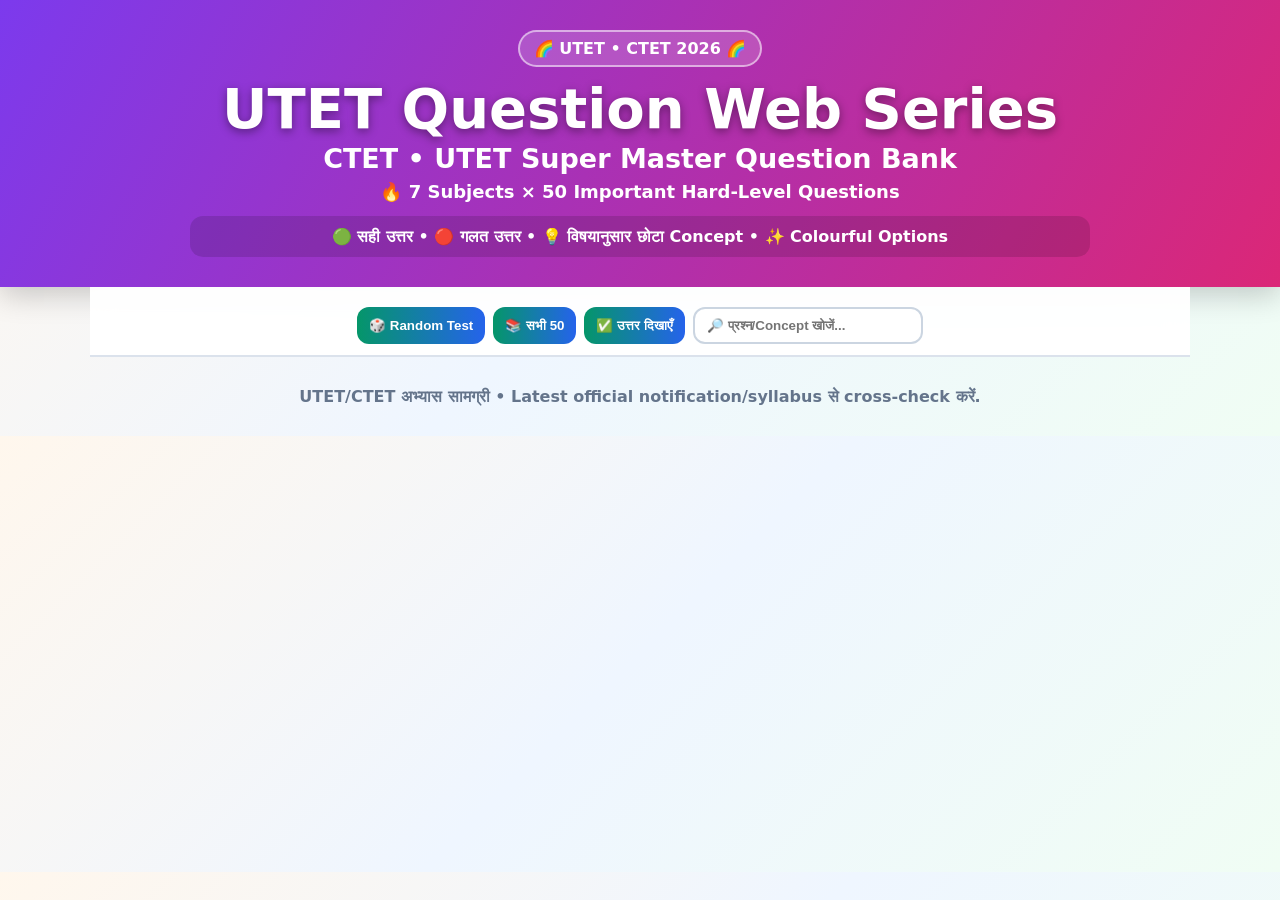
<file: index.html>
<!doctype html>
<html lang="hi">
<head>
<meta charset="utf-8">
<meta name="viewport" content="width=device-width,initial-scale=1">
<title>UTET Question Web Series • Super Master 50</title>
<link rel="stylesheet" href="style.css">
</head>
<body>
<header class="hero">
  <div class="badge">🌈 UTET • CTET 2026 🌈</div>
  <h1>UTET Question Web Series</h1>
  <h2>CTET • UTET Super Master Question Bank</h2>
  <p>🔥 7 Subjects × 50 Important Hard-Level Questions</p>
  <div class="hero-note">🟢 सही उत्तर • 🔴 गलत उत्तर • 💡 विषयानुसार छोटा Concept • ✨ Colourful Options</div>
</header>

<main>
<section class="controls">
  <div class="subject-tabs" id="tabs"></div>
  <div class="tools">
    <button id="random">🎲 Random Test</button>
    <button id="all">📚 सभी 50</button>
    <button id="answers">✅ उत्तर दिखाएँ</button>
    <input id="search" placeholder="🔎 प्रश्न/Concept खोजें...">
  </div>
</section>

<section id="score" class="score hidden"></section>
<section id="quiz"></section>
</main>

<footer>UTET/CTET अभ्यास सामग्री • Latest official notification/syllabus से cross-check करें.</footer>

<script>
const BANKS = {"Hindi": [{"q": "‘नीलकमल’ में कौन-सा समास है?", "options": ["द्विगु", "कर्मधारय", "बहुव्रीहि", "अव्ययीभाव"], "answer": 1, "concept": "हिंदी अवधारणा: नीला है जो कमल—विशेषण और विशेष्य का संबंध होने से कर्मधारय समास है।"}, {"q": "‘राजपुत्र’ का विग्रह क्या है?", "options": ["राजा और पुत्र", "राजा का पुत्र", "राजा के लिए पुत्र", "राजा से पुत्र"], "answer": 1, "concept": "हिंदी अवधारणा: ‘का’ संबंध-वाचक होने से यह तत्पुरुष समास है।"}, {"q": "‘यथाशक्ति’ में कौन-सा समास है?", "options": ["अव्ययीभाव", "द्वंद्व", "बहुव्रीहि", "कर्मधारय"], "answer": 0, "concept": "हिंदी अवधारणा: ‘यथा’ अव्यय के साथ बना पद अव्ययीभाव समास का उदाहरण है।"}, {"q": "‘दशानन’ में कौन-सा समास है?", "options": ["द्विगु", "बहुव्रीहि", "तत्पुरुष", "द्वंद्व"], "answer": 1, "concept": "हिंदी अवधारणा: दस आनन वाला—पद किसी अन्य व्यक्ति की विशेषता बताता है, इसलिए बहुव्रीहि।"}, {"q": "‘माता-पिता’ में कौन-सा समास है?", "options": ["द्वंद्व", "कर्मधारय", "तत्पुरुष", "बहुव्रीहि"], "answer": 0, "concept": "हिंदी अवधारणा: दो समान पदों का समुच्चय हो तो द्वंद्व समास होता है।"}, {"q": "‘त्रिभुवन’ में कौन-सा समास है?", "options": ["द्विगु", "द्वंद्व", "अव्ययीभाव", "बहुव्रीहि"], "answer": 0, "concept": "हिंदी अवधारणा: पहला पद संख्यावाचक और समस्त पद समूह का बोध कराता है, इसलिए द्विगु।"}, {"q": "‘महात्मा’ में कौन-सा समास है?", "options": ["कर्मधारय", "द्वंद्व", "अव्ययीभाव", "द्विगु"], "answer": 0, "concept": "हिंदी अवधारणा: महान आत्मा—विशेषण-विशेष्य संबंध के कारण कर्मधारय।"}, {"q": "‘परोपकार’ का सही विग्रह है?", "options": ["पर का उपकार", "पर के लिए उपकार", "पर से उपकार", "पर और उपकार"], "answer": 1, "concept": "हिंदी अवधारणा: ‘पर के लिए उपकार’ में ‘के लिए’ संबंध होने से तत्पुरुष।"}, {"q": "‘हाथ मलना’ मुहावरे का अर्थ है?", "options": ["मेहनत करना", "पछताना", "खुश होना", "लड़ना"], "answer": 1, "concept": "हिंदी अवधारणा: काम निकल जाने के बाद पछताने के अर्थ में ‘हाथ मलना’ कहा जाता है।"}, {"q": "‘नाक कटना’ का अर्थ है?", "options": ["बीमार होना", "अपमान होना", "तेज दौड़ना", "गुस्सा करना"], "answer": 1, "concept": "हिंदी अवधारणा: नाक कटना = प्रतिष्ठा/सम्मान का नष्ट होना।"}, {"q": "‘आँखों का तारा’ का अर्थ है?", "options": ["बहुत दूर व्यक्ति", "बहुत प्रिय व्यक्ति", "बहुत क्रोधित व्यक्ति", "बहुत चालाक व्यक्ति"], "answer": 1, "concept": "हिंदी अवधारणा: बहुत प्रिय व्यक्ति के लिए यह मुहावरा प्रयुक्त होता है।"}, {"q": "‘अंधों में काना राजा’ का आशय है?", "options": ["अयोग्यों में थोड़ा योग्य श्रेष्ठ", "राजा अंधा है", "सब समान हैं", "बहुत शक्तिशाली व्यक्ति"], "answer": 0, "concept": "हिंदी अवधारणा: कम योग्य लोगों के बीच अपेक्षाकृत योग्य व्यक्ति श्रेष्ठ माना जाता है।"}, {"q": "‘जो कभी न मरे’ के लिए एक शब्द है?", "options": ["अजर", "अमर", "अदृश्य", "अटल"], "answer": 1, "concept": "हिंदी अवधारणा: अमर = जो कभी न मरे।"}, {"q": "‘जो दिखाई न दे’ के लिए एक शब्द है?", "options": ["अश्रव्य", "अदृश्य", "अभेद्य", "अज्ञेय"], "answer": 1, "concept": "हिंदी अवधारणा: अदृश्य = जो दिखाई न दे।"}, {"q": "‘जो कहा न जा सके’ के लिए एक शब्द है?", "options": ["अकथनीय", "अजेय", "अक्षय", "अविचल"], "answer": 0, "concept": "हिंदी अवधारणा: अकथनीय = जिसे कहा/वर्णित न किया जा सके।"}, {"q": "‘जो उपकार मानता हो’ के लिए एक शब्द है?", "options": ["कृतघ्न", "कृतज्ञ", "स्वार्थी", "उदार"], "answer": 1, "concept": "हिंदी अवधारणा: कृतज्ञ व्यक्ति उपकार को स्वीकार करता और याद रखता है।"}, {"q": "‘जो दूसरों का भला करे’ के लिए उपयुक्त शब्द है?", "options": ["परोपकारी", "परजीवी", "प्रतिगामी", "पराजित"], "answer": 0, "concept": "हिंदी अवधारणा: परोपकारी = दूसरों के हित में काम करने वाला।"}, {"q": "‘सूर्योदय’ में कौन-सी संधि है?", "options": ["गुण", "वृद्धि", "यण", "व्यंजन"], "answer": 0, "concept": "हिंदी अवधारणा: सूर्य + उदय में अ/उ के संयोग से ‘ओ’ बनता है; यह गुण संधि है।"}, {"q": "‘महेश’ का संधि-विच्छेद है?", "options": ["महा + ईश", "महि + ईश", "मह + एश", "महा + एश"], "answer": 0, "concept": "हिंदी अवधारणा: अ + ई = ए, अतः महा + ईश = महेश।"}, {"q": "‘नरेन्द्र’ में कौन-सी संधि है?", "options": ["गुण", "वृद्धि", "यण", "विसर्ग"], "answer": 0, "concept": "हिंदी अवधारणा: नर + इन्द्र में अ + इ = ए; यह गुण संधि है।"}, {"q": "‘विद्यालय’ का संधि-विच्छेद क्या है?", "options": ["विद्या + आलय", "विद् + यालय", "विद्या + लय", "विद + आलय"], "answer": 0, "concept": "हिंदी अवधारणा: विद्या + आलय = विद्यालय; आ + आ का संयोग दीर्घ संधि का उदाहरण है।"}, {"q": "‘सज्जन’ का संधि-विच्छेद है?", "options": ["सत् + जन", "सज् + जन", "सत् + अन", "स + जन"], "answer": 0, "concept": "हिंदी अवधारणा: सत् + जन में त् का ज् में परिवर्तन होकर सज्जन बनता है।"}, {"q": "‘राम ने पत्र लिखा’ में ‘ने’ किस कारक का चिह्न है?", "options": ["कर्म", "कर्ता", "करण", "अपादान"], "answer": 1, "concept": "हिंदी अवधारणा: सकर्मक भूतकाल में कर्ता के साथ ‘ने’ का प्रयोग होता है।"}, {"q": "‘मोहन को पुस्तक दो’ में ‘को’ किस कारक को दर्शाता है?", "options": ["कर्ता", "कर्म", "संप्रदान", "अपादान"], "answer": 2, "concept": "हिंदी अवधारणा: जिसके लिए वस्तु दी जाए, वहाँ संप्रदान कारक होता है।"}, {"q": "‘पेड़ से पत्ते गिरे’ में ‘से’ किस कारक का बोध कराता है?", "options": ["करण", "अपादान", "संप्रदान", "अधिकरण"], "answer": 1, "concept": "हिंदी अवधारणा: अलग होने/गिरने के स्रोत का बोध होने से अपादान कारक है।"}, {"q": "‘राम तेज दौड़ता है’ में ‘तेज’ क्या है?", "options": ["संज्ञा", "सर्वनाम", "क्रियाविशेषण", "विशेषण"], "answer": 2, "concept": "हिंदी अवधारणा: यह ‘दौड़ता है’ क्रिया की रीति बताता है, इसलिए क्रियाविशेषण।"}, {"q": "‘सुंदर फूल’ में ‘सुंदर’ है?", "options": ["विशेषण", "संज्ञा", "क्रिया", "अव्यय"], "answer": 0, "concept": "हिंदी अवधारणा: सुंदर शब्द फूल की विशेषता बताता है।"}, {"q": "‘वह स्वयं गया’ में ‘स्वयं’ किस प्रकार का सर्वनाम है?", "options": ["निजवाचक", "निश्चयवाचक", "प्रश्नवाचक", "संबंधवाचक"], "answer": 0, "concept": "हिंदी अवधारणा: स्वयं/आप आदि निजवाचक सर्वनाम के उदाहरण हैं।"}, {"q": "‘कौन आया?’ में ‘कौन’ है?", "options": ["संबंधवाचक", "प्रश्नवाचक", "निजवाचक", "अनिश्चयवाचक"], "answer": 1, "concept": "हिंदी अवधारणा: किसी व्यक्ति के बारे में प्रश्न पूछने वाला सर्वनाम प्रश्नवाचक है।"}, {"q": "‘जो मेहनत करता है, वही सफल होता है’ में ‘जो’ है?", "options": ["निश्चयवाचक", "संबंधवाचक", "अनिश्चयवाचक", "पुरुषवाचक"], "answer": 1, "concept": "हिंदी अवधारणा: ‘जो-वही’ संबंध स्थापित करने वाला संबंधवाचक सर्वनाम है।"}, {"q": "‘मैं कल जाऊँगा’ में ‘कल’ कौन-सा क्रियाविशेषण है?", "options": ["स्थानवाचक", "कालवाचक", "रीतिवाचक", "परिमाणवाचक"], "answer": 1, "concept": "हिंदी अवधारणा: ‘कल’ समय बताता है, इसलिए कालवाचक।"}, {"q": "‘धीरे-धीरे चलो’ में ‘धीरे-धीरे’ है?", "options": ["रीतिवाचक क्रियाविशेषण", "कालवाचक", "स्थानवाचक", "समुच्चयबोधक"], "answer": 0, "concept": "हिंदी अवधारणा: क्रिया किस प्रकार हो रही है, यह बताने से रीतिवाचक है।"}, {"q": "‘राम और श्याम आए’ में ‘और’ है?", "options": ["विस्मयादिबोधक", "समुच्चयबोधक", "संबंधबोधक", "निपात"], "answer": 1, "concept": "हिंदी अवधारणा: ‘और’ दो पदों को जोड़ता है, अतः समुच्चयबोधक।"}, {"q": "‘अरे! तुम यहाँ कैसे?’ में ‘अरे’ है?", "options": ["निपात", "विस्मयादिबोधक", "सर्वनाम", "क्रिया"], "answer": 1, "concept": "हिंदी अवधारणा: अचानक भाव/आश्चर्य व्यक्त करने वाला शब्द विस्मयादिबोधक है।"}, {"q": "‘चाँद सा मुख’ में कौन-सा अलंकार है?", "options": ["रूपक", "उपमा", "अनुप्रास", "यमक"], "answer": 1, "concept": "हिंदी अवधारणा: ‘सा’ के माध्यम से तुलना होने पर उपमा अलंकार होता है।"}, {"q": "‘मुख चंद्रमा है’ में कौन-सा अलंकार है?", "options": ["उपमा", "रूपक", "उत्प्रेक्षा", "अनुप्रास"], "answer": 1, "concept": "हिंदी अवधारणा: मुख पर चंद्रमा का सीधा आरोप है; इसलिए रूपक।"}, {"q": "‘चारु चंद्र की चंचल किरणें’ में प्रमुख अलंकार है?", "options": ["अनुप्रास", "रूपक", "उपमा", "श्लेष"], "answer": 0, "concept": "हिंदी अवधारणा: ‘च’ ध्वनि की आवृत्ति से अनुप्रास अलंकार है।"}, {"q": "‘कनक-कनक ते सौ गुनी’ में ‘कनक’ की पुनरावृत्ति किस अलंकार का संकेत है?", "options": ["यमक", "उपमा", "रूपक", "अनुप्रास"], "answer": 0, "concept": "हिंदी अवधारणा: एक ही शब्द अलग अर्थों में दोहराया जाए तो यमक अलंकार होता है।"}, {"q": "‘मानो बादल रो रहे हों’ में कौन-सा अलंकार है?", "options": ["उत्प्रेक्षा", "रूपक", "यमक", "श्लेष"], "answer": 0, "concept": "हिंदी अवधारणा: ‘मानो’ से संभावना/कल्पना व्यक्त होने पर उत्प्रेक्षा मानी जाती है।"}, {"q": "एक ही शब्द से अनेक अर्थ निकलें तो कौन-सा अलंकार है?", "options": ["श्लेष", "यमक", "अनुप्रास", "उपमा"], "answer": 0, "concept": "हिंदी अवधारणा: श्लेष में एक शब्द के एकाधिक अर्थ ग्रहण होते हैं।"}, {"q": "वीरता, उत्साह और युद्ध-भाव किस रस के स्थायी भाव हैं?", "options": ["करुण", "वीर", "भयानक", "शांत"], "answer": 1, "concept": "हिंदी अवधारणा: वीर रस का स्थायी भाव उत्साह है।"}, {"q": "दुःख और शोक की प्रधानता किस रस में होती है?", "options": ["करुण", "हास्य", "अद्भुत", "रौद्र"], "answer": 0, "concept": "हिंदी अवधारणा: करुण रस का स्थायी भाव शोक है।"}, {"q": "भय किस रस का स्थायी भाव है?", "options": ["वीर", "भयानक", "बीभत्स", "शांत"], "answer": 1, "concept": "हिंदी अवधारणा: भयानक रस का स्थायी भाव भय है।"}, {"q": "घृणा किस रस का स्थायी भाव है?", "options": ["बीभत्स", "करुण", "रौद्र", "हास्य"], "answer": 0, "concept": "हिंदी अवधारणा: बीभत्स रस का स्थायी भाव जुगुप्सा/घृणा है।"}, {"q": "हँसी और विनोद किस रस से जुड़े हैं?", "options": ["हास्य", "अद्भुत", "वीर", "शांत"], "answer": 0, "concept": "हिंदी अवधारणा: हास्य रस का स्थायी भाव हास है।"}, {"q": "‘अग्नि’ का पर्यायवाची कौन-सा है?", "options": ["पावक", "पंकज", "पवन", "पयोधि"], "answer": 0, "concept": "हिंदी अवधारणा: पावक अग्नि का पर्यायवाची है।"}, {"q": "‘कमल’ का पर्यायवाची कौन-सा है?", "options": ["पंकज", "पावक", "पवन", "वारिद"], "answer": 0, "concept": "हिंदी अवधारणा: पंकज = कीचड़ में जन्मा; कमल का पर्याय।"}, {"q": "‘आकाश’ का पर्यायवाची है?", "options": ["नभ", "नल", "नीर", "नर"], "answer": 0, "concept": "हिंदी अवधारणा: नभ आकाश का पर्यायवाची है।"}, {"q": "‘जल’ का विलोम है?", "options": ["नीर", "अजल", "अनल", "शुष्कता"], "answer": 3, "concept": "हिंदी अवधारणा: जल का विपरीत अर्थ सूखापन/शुष्कता से व्यक्त होता है।"}, {"q": "‘आदि’ का विलोम है?", "options": ["अनादि", "अंत", "मध्य", "प्रारंभ"], "answer": 1, "concept": "हिंदी अवधारणा: आदि = शुरुआत; अंत = समाप्ति।"}], "CPD": [{"q": "एक समावेशी कक्षा में शिक्षक को सबसे पहले क्या करना चाहिए?", "options": ["सभी को एक जैसा कार्य देना", "सीखने की विविधताओं को पहचानकर लचीली रणनीति बनाना", "कम प्रदर्शन करने वालों को अलग बैठाना", "केवल तेज छात्रों पर ध्यान देना"], "answer": 1, "concept": "CPD अवधारणा: समावेशी शिक्षा में विविधता को स्वीकार कर शिक्षण में आवश्यक अनुकूलन किया जाता है।"}, {"q": "निर्माणात्मक आकलन का मुख्य उद्देश्य क्या है?", "options": ["केवल अंतिम अंक देना", "सीखने के दौरान सुधार के लिए प्रमाण जुटाना", "रैंक बनाना", "दंड देना"], "answer": 1, "concept": "CPD अवधारणा: Formative assessment का उद्देश्य सीखने की प्रक्रिया में समय रहते feedback देकर सुधार करना है।"}, {"q": "विद्यार्थी बार-बार गणित में एक ही प्रकार की गलती करे तो शिक्षक का बेहतर कदम क्या है?", "options": ["उसे कमजोर घोषित करना", "त्रुटि का निदान कर रणनीति बदलना", "अधिक गृहकार्य देना", "उत्तर बता देना"], "answer": 1, "concept": "CPD अवधारणा: निदानात्मक दृष्टिकोण गलती के कारण को खोजकर उपयुक्त हस्तक्षेप करता है।"}, {"q": "बाल-केंद्रित शिक्षण में शिक्षक की भूमिका अधिकतर क्या होती है?", "options": ["एकमात्र व्याख्याता", "सुविधादाता और मार्गदर्शक", "केवल परीक्षक", "अनुशासन अधिकारी"], "answer": 1, "concept": "CPD अवधारणा: बाल-केंद्रित कक्षा में विद्यार्थी सक्रिय रहते हैं और शिक्षक सीखने को scaffold करता है।"}, {"q": "उच्च-स्तरीय चिंतन का सबसे अच्छा संकेत कौन-सा है?", "options": ["परिभाषा दोहराना", "नए संदर्भ में अवधारणा लागू कर कारण देना", "शब्द याद करना", "एक पंक्ति लिखना"], "answer": 1, "concept": "CPD अवधारणा: Application, analysis और justification उच्च-स्तरीय सोच के संकेत हैं।"}, {"q": "एक समावेशी कक्षा में शिक्षक को सबसे पहले क्या करना चाहिए? (Hard-level practice item 6)", "options": ["सभी को एक जैसा कार्य देना", "सीखने की विविधताओं को पहचानकर लचीली रणनीति बनाना", "कम प्रदर्शन करने वालों को अलग बैठाना", "केवल तेज छात्रों पर ध्यान देना"], "answer": 1, "concept": "CPD अवधारणा: समावेशी शिक्षा में विविधता को स्वीकार कर शिक्षण में आवश्यक अनुकूलन किया जाता है।"}, {"q": "निर्माणात्मक आकलन का मुख्य उद्देश्य क्या है? (Hard-level practice item 7)", "options": ["केवल अंतिम अंक देना", "सीखने के दौरान सुधार के लिए प्रमाण जुटाना", "रैंक बनाना", "दंड देना"], "answer": 1, "concept": "CPD अवधारणा: Formative assessment का उद्देश्य सीखने की प्रक्रिया में समय रहते feedback देकर सुधार करना है।"}, {"q": "विद्यार्थी बार-बार गणित में एक ही प्रकार की गलती करे तो शिक्षक का बेहतर कदम क्या है? (Hard-level practice item 8)", "options": ["उसे कमजोर घोषित करना", "त्रुटि का निदान कर रणनीति बदलना", "अधिक गृहकार्य देना", "उत्तर बता देना"], "answer": 1, "concept": "CPD अवधारणा: निदानात्मक दृष्टिकोण गलती के कारण को खोजकर उपयुक्त हस्तक्षेप करता है।"}, {"q": "बाल-केंद्रित शिक्षण में शिक्षक की भूमिका अधिकतर क्या होती है? (Hard-level practice item 9)", "options": ["एकमात्र व्याख्याता", "सुविधादाता और मार्गदर्शक", "केवल परीक्षक", "अनुशासन अधिकारी"], "answer": 1, "concept": "CPD अवधारणा: बाल-केंद्रित कक्षा में विद्यार्थी सक्रिय रहते हैं और शिक्षक सीखने को scaffold करता है।"}, {"q": "उच्च-स्तरीय चिंतन का सबसे अच्छा संकेत कौन-सा है? (Hard-level practice item 10)", "options": ["परिभाषा दोहराना", "नए संदर्भ में अवधारणा लागू कर कारण देना", "शब्द याद करना", "एक पंक्ति लिखना"], "answer": 1, "concept": "CPD अवधारणा: Application, analysis और justification उच्च-स्तरीय सोच के संकेत हैं।"}, {"q": "एक समावेशी कक्षा में शिक्षक को सबसे पहले क्या करना चाहिए? (Hard-level practice item 11)", "options": ["सभी को एक जैसा कार्य देना", "सीखने की विविधताओं को पहचानकर लचीली रणनीति बनाना", "कम प्रदर्शन करने वालों को अलग बैठाना", "केवल तेज छात्रों पर ध्यान देना"], "answer": 1, "concept": "CPD अवधारणा: समावेशी शिक्षा में विविधता को स्वीकार कर शिक्षण में आवश्यक अनुकूलन किया जाता है।"}, {"q": "निर्माणात्मक आकलन का मुख्य उद्देश्य क्या है? (Hard-level practice item 12)", "options": ["केवल अंतिम अंक देना", "सीखने के दौरान सुधार के लिए प्रमाण जुटाना", "रैंक बनाना", "दंड देना"], "answer": 1, "concept": "CPD अवधारणा: Formative assessment का उद्देश्य सीखने की प्रक्रिया में समय रहते feedback देकर सुधार करना है।"}, {"q": "विद्यार्थी बार-बार गणित में एक ही प्रकार की गलती करे तो शिक्षक का बेहतर कदम क्या है? (Hard-level practice item 13)", "options": ["उसे कमजोर घोषित करना", "त्रुटि का निदान कर रणनीति बदलना", "अधिक गृहकार्य देना", "उत्तर बता देना"], "answer": 1, "concept": "CPD अवधारणा: निदानात्मक दृष्टिकोण गलती के कारण को खोजकर उपयुक्त हस्तक्षेप करता है।"}, {"q": "बाल-केंद्रित शिक्षण में शिक्षक की भूमिका अधिकतर क्या होती है? (Hard-level practice item 14)", "options": ["एकमात्र व्याख्याता", "सुविधादाता और मार्गदर्शक", "केवल परीक्षक", "अनुशासन अधिकारी"], "answer": 1, "concept": "CPD अवधारणा: बाल-केंद्रित कक्षा में विद्यार्थी सक्रिय रहते हैं और शिक्षक सीखने को scaffold करता है।"}, {"q": "उच्च-स्तरीय चिंतन का सबसे अच्छा संकेत कौन-सा है? (Hard-level practice item 15)", "options": ["परिभाषा दोहराना", "नए संदर्भ में अवधारणा लागू कर कारण देना", "शब्द याद करना", "एक पंक्ति लिखना"], "answer": 1, "concept": "CPD अवधारणा: Application, analysis और justification उच्च-स्तरीय सोच के संकेत हैं।"}, {"q": "एक समावेशी कक्षा में शिक्षक को सबसे पहले क्या करना चाहिए? (Hard-level practice item 16)", "options": ["सभी को एक जैसा कार्य देना", "सीखने की विविधताओं को पहचानकर लचीली रणनीति बनाना", "कम प्रदर्शन करने वालों को अलग बैठाना", "केवल तेज छात्रों पर ध्यान देना"], "answer": 1, "concept": "CPD अवधारणा: समावेशी शिक्षा में विविधता को स्वीकार कर शिक्षण में आवश्यक अनुकूलन किया जाता है।"}, {"q": "निर्माणात्मक आकलन का मुख्य उद्देश्य क्या है? (Hard-level practice item 17)", "options": ["केवल अंतिम अंक देना", "सीखने के दौरान सुधार के लिए प्रमाण जुटाना", "रैंक बनाना", "दंड देना"], "answer": 1, "concept": "CPD अवधारणा: Formative assessment का उद्देश्य सीखने की प्रक्रिया में समय रहते feedback देकर सुधार करना है।"}, {"q": "विद्यार्थी बार-बार गणित में एक ही प्रकार की गलती करे तो शिक्षक का बेहतर कदम क्या है? (Hard-level practice item 18)", "options": ["उसे कमजोर घोषित करना", "त्रुटि का निदान कर रणनीति बदलना", "अधिक गृहकार्य देना", "उत्तर बता देना"], "answer": 1, "concept": "CPD अवधारणा: निदानात्मक दृष्टिकोण गलती के कारण को खोजकर उपयुक्त हस्तक्षेप करता है।"}, {"q": "बाल-केंद्रित शिक्षण में शिक्षक की भूमिका अधिकतर क्या होती है? (Hard-level practice item 19)", "options": ["एकमात्र व्याख्याता", "सुविधादाता और मार्गदर्शक", "केवल परीक्षक", "अनुशासन अधिकारी"], "answer": 1, "concept": "CPD अवधारणा: बाल-केंद्रित कक्षा में विद्यार्थी सक्रिय रहते हैं और शिक्षक सीखने को scaffold करता है।"}, {"q": "उच्च-स्तरीय चिंतन का सबसे अच्छा संकेत कौन-सा है? (Hard-level practice item 20)", "options": ["परिभाषा दोहराना", "नए संदर्भ में अवधारणा लागू कर कारण देना", "शब्द याद करना", "एक पंक्ति लिखना"], "answer": 1, "concept": "CPD अवधारणा: Application, analysis और justification उच्च-स्तरीय सोच के संकेत हैं।"}, {"q": "एक समावेशी कक्षा में शिक्षक को सबसे पहले क्या करना चाहिए? (Hard-level practice item 21)", "options": ["सभी को एक जैसा कार्य देना", "सीखने की विविधताओं को पहचानकर लचीली रणनीति बनाना", "कम प्रदर्शन करने वालों को अलग बैठाना", "केवल तेज छात्रों पर ध्यान देना"], "answer": 1, "concept": "CPD अवधारणा: समावेशी शिक्षा में विविधता को स्वीकार कर शिक्षण में आवश्यक अनुकूलन किया जाता है।"}, {"q": "निर्माणात्मक आकलन का मुख्य उद्देश्य क्या है? (Hard-level practice item 22)", "options": ["केवल अंतिम अंक देना", "सीखने के दौरान सुधार के लिए प्रमाण जुटाना", "रैंक बनाना", "दंड देना"], "answer": 1, "concept": "CPD अवधारणा: Formative assessment का उद्देश्य सीखने की प्रक्रिया में समय रहते feedback देकर सुधार करना है।"}, {"q": "विद्यार्थी बार-बार गणित में एक ही प्रकार की गलती करे तो शिक्षक का बेहतर कदम क्या है? (Hard-level practice item 23)", "options": ["उसे कमजोर घोषित करना", "त्रुटि का निदान कर रणनीति बदलना", "अधिक गृहकार्य देना", "उत्तर बता देना"], "answer": 1, "concept": "CPD अवधारणा: निदानात्मक दृष्टिकोण गलती के कारण को खोजकर उपयुक्त हस्तक्षेप करता है।"}, {"q": "बाल-केंद्रित शिक्षण में शिक्षक की भूमिका अधिकतर क्या होती है? (Hard-level practice item 24)", "options": ["एकमात्र व्याख्याता", "सुविधादाता और मार्गदर्शक", "केवल परीक्षक", "अनुशासन अधिकारी"], "answer": 1, "concept": "CPD अवधारणा: बाल-केंद्रित कक्षा में विद्यार्थी सक्रिय रहते हैं और शिक्षक सीखने को scaffold करता है।"}, {"q": "उच्च-स्तरीय चिंतन का सबसे अच्छा संकेत कौन-सा है? (Hard-level practice item 25)", "options": ["परिभाषा दोहराना", "नए संदर्भ में अवधारणा लागू कर कारण देना", "शब्द याद करना", "एक पंक्ति लिखना"], "answer": 1, "concept": "CPD अवधारणा: Application, analysis और justification उच्च-स्तरीय सोच के संकेत हैं।"}, {"q": "एक समावेशी कक्षा में शिक्षक को सबसे पहले क्या करना चाहिए? (Hard-level practice item 26)", "options": ["सभी को एक जैसा कार्य देना", "सीखने की विविधताओं को पहचानकर लचीली रणनीति बनाना", "कम प्रदर्शन करने वालों को अलग बैठाना", "केवल तेज छात्रों पर ध्यान देना"], "answer": 1, "concept": "CPD अवधारणा: समावेशी शिक्षा में विविधता को स्वीकार कर शिक्षण में आवश्यक अनुकूलन किया जाता है।"}, {"q": "निर्माणात्मक आकलन का मुख्य उद्देश्य क्या है? (Hard-level practice item 27)", "options": ["केवल अंतिम अंक देना", "सीखने के दौरान सुधार के लिए प्रमाण जुटाना", "रैंक बनाना", "दंड देना"], "answer": 1, "concept": "CPD अवधारणा: Formative assessment का उद्देश्य सीखने की प्रक्रिया में समय रहते feedback देकर सुधार करना है।"}, {"q": "विद्यार्थी बार-बार गणित में एक ही प्रकार की गलती करे तो शिक्षक का बेहतर कदम क्या है? (Hard-level practice item 28)", "options": ["उसे कमजोर घोषित करना", "त्रुटि का निदान कर रणनीति बदलना", "अधिक गृहकार्य देना", "उत्तर बता देना"], "answer": 1, "concept": "CPD अवधारणा: निदानात्मक दृष्टिकोण गलती के कारण को खोजकर उपयुक्त हस्तक्षेप करता है।"}, {"q": "बाल-केंद्रित शिक्षण में शिक्षक की भूमिका अधिकतर क्या होती है? (Hard-level practice item 29)", "options": ["एकमात्र व्याख्याता", "सुविधादाता और मार्गदर्शक", "केवल परीक्षक", "अनुशासन अधिकारी"], "answer": 1, "concept": "CPD अवधारणा: बाल-केंद्रित कक्षा में विद्यार्थी सक्रिय रहते हैं और शिक्षक सीखने को scaffold करता है।"}, {"q": "उच्च-स्तरीय चिंतन का सबसे अच्छा संकेत कौन-सा है? (Hard-level practice item 30)", "options": ["परिभाषा दोहराना", "नए संदर्भ में अवधारणा लागू कर कारण देना", "शब्द याद करना", "एक पंक्ति लिखना"], "answer": 1, "concept": "CPD अवधारणा: Application, analysis और justification उच्च-स्तरीय सोच के संकेत हैं।"}, {"q": "एक समावेशी कक्षा में शिक्षक को सबसे पहले क्या करना चाहिए? (Hard-level practice item 31)", "options": ["सभी को एक जैसा कार्य देना", "सीखने की विविधताओं को पहचानकर लचीली रणनीति बनाना", "कम प्रदर्शन करने वालों को अलग बैठाना", "केवल तेज छात्रों पर ध्यान देना"], "answer": 1, "concept": "CPD अवधारणा: समावेशी शिक्षा में विविधता को स्वीकार कर शिक्षण में आवश्यक अनुकूलन किया जाता है।"}, {"q": "निर्माणात्मक आकलन का मुख्य उद्देश्य क्या है? (Hard-level practice item 32)", "options": ["केवल अंतिम अंक देना", "सीखने के दौरान सुधार के लिए प्रमाण जुटाना", "रैंक बनाना", "दंड देना"], "answer": 1, "concept": "CPD अवधारणा: Formative assessment का उद्देश्य सीखने की प्रक्रिया में समय रहते feedback देकर सुधार करना है।"}, {"q": "विद्यार्थी बार-बार गणित में एक ही प्रकार की गलती करे तो शिक्षक का बेहतर कदम क्या है? (Hard-level practice item 33)", "options": ["उसे कमजोर घोषित करना", "त्रुटि का निदान कर रणनीति बदलना", "अधिक गृहकार्य देना", "उत्तर बता देना"], "answer": 1, "concept": "CPD अवधारणा: निदानात्मक दृष्टिकोण गलती के कारण को खोजकर उपयुक्त हस्तक्षेप करता है।"}, {"q": "बाल-केंद्रित शिक्षण में शिक्षक की भूमिका अधिकतर क्या होती है? (Hard-level practice item 34)", "options": ["एकमात्र व्याख्याता", "सुविधादाता और मार्गदर्शक", "केवल परीक्षक", "अनुशासन अधिकारी"], "answer": 1, "concept": "CPD अवधारणा: बाल-केंद्रित कक्षा में विद्यार्थी सक्रिय रहते हैं और शिक्षक सीखने को scaffold करता है।"}, {"q": "उच्च-स्तरीय चिंतन का सबसे अच्छा संकेत कौन-सा है? (Hard-level practice item 35)", "options": ["परिभाषा दोहराना", "नए संदर्भ में अवधारणा लागू कर कारण देना", "शब्द याद करना", "एक पंक्ति लिखना"], "answer": 1, "concept": "CPD अवधारणा: Application, analysis और justification उच्च-स्तरीय सोच के संकेत हैं।"}, {"q": "एक समावेशी कक्षा में शिक्षक को सबसे पहले क्या करना चाहिए? (Hard-level practice item 36)", "options": ["सभी को एक जैसा कार्य देना", "सीखने की विविधताओं को पहचानकर लचीली रणनीति बनाना", "कम प्रदर्शन करने वालों को अलग बैठाना", "केवल तेज छात्रों पर ध्यान देना"], "answer": 1, "concept": "CPD अवधारणा: समावेशी शिक्षा में विविधता को स्वीकार कर शिक्षण में आवश्यक अनुकूलन किया जाता है।"}, {"q": "निर्माणात्मक आकलन का मुख्य उद्देश्य क्या है? (Hard-level practice item 37)", "options": ["केवल अंतिम अंक देना", "सीखने के दौरान सुधार के लिए प्रमाण जुटाना", "रैंक बनाना", "दंड देना"], "answer": 1, "concept": "CPD अवधारणा: Formative assessment का उद्देश्य सीखने की प्रक्रिया में समय रहते feedback देकर सुधार करना है।"}, {"q": "विद्यार्थी बार-बार गणित में एक ही प्रकार की गलती करे तो शिक्षक का बेहतर कदम क्या है? (Hard-level practice item 38)", "options": ["उसे कमजोर घोषित करना", "त्रुटि का निदान कर रणनीति बदलना", "अधिक गृहकार्य देना", "उत्तर बता देना"], "answer": 1, "concept": "CPD अवधारणा: निदानात्मक दृष्टिकोण गलती के कारण को खोजकर उपयुक्त हस्तक्षेप करता है।"}, {"q": "बाल-केंद्रित शिक्षण में शिक्षक की भूमिका अधिकतर क्या होती है? (Hard-level practice item 39)", "options": ["एकमात्र व्याख्याता", "सुविधादाता और मार्गदर्शक", "केवल परीक्षक", "अनुशासन अधिकारी"], "answer": 1, "concept": "CPD अवधारणा: बाल-केंद्रित कक्षा में विद्यार्थी सक्रिय रहते हैं और शिक्षक सीखने को scaffold करता है।"}, {"q": "उच्च-स्तरीय चिंतन का सबसे अच्छा संकेत कौन-सा है? (Hard-level practice item 40)", "options": ["परिभाषा दोहराना", "नए संदर्भ में अवधारणा लागू कर कारण देना", "शब्द याद करना", "एक पंक्ति लिखना"], "answer": 1, "concept": "CPD अवधारणा: Application, analysis और justification उच्च-स्तरीय सोच के संकेत हैं।"}, {"q": "एक समावेशी कक्षा में शिक्षक को सबसे पहले क्या करना चाहिए? (Hard-level practice item 41)", "options": ["सभी को एक जैसा कार्य देना", "सीखने की विविधताओं को पहचानकर लचीली रणनीति बनाना", "कम प्रदर्शन करने वालों को अलग बैठाना", "केवल तेज छात्रों पर ध्यान देना"], "answer": 1, "concept": "CPD अवधारणा: समावेशी शिक्षा में विविधता को स्वीकार कर शिक्षण में आवश्यक अनुकूलन किया जाता है।"}, {"q": "निर्माणात्मक आकलन का मुख्य उद्देश्य क्या है? (Hard-level practice item 42)", "options": ["केवल अंतिम अंक देना", "सीखने के दौरान सुधार के लिए प्रमाण जुटाना", "रैंक बनाना", "दंड देना"], "answer": 1, "concept": "CPD अवधारणा: Formative assessment का उद्देश्य सीखने की प्रक्रिया में समय रहते feedback देकर सुधार करना है।"}, {"q": "विद्यार्थी बार-बार गणित में एक ही प्रकार की गलती करे तो शिक्षक का बेहतर कदम क्या है? (Hard-level practice item 43)", "options": ["उसे कमजोर घोषित करना", "त्रुटि का निदान कर रणनीति बदलना", "अधिक गृहकार्य देना", "उत्तर बता देना"], "answer": 1, "concept": "CPD अवधारणा: निदानात्मक दृष्टिकोण गलती के कारण को खोजकर उपयुक्त हस्तक्षेप करता है।"}, {"q": "बाल-केंद्रित शिक्षण में शिक्षक की भूमिका अधिकतर क्या होती है? (Hard-level practice item 44)", "options": ["एकमात्र व्याख्याता", "सुविधादाता और मार्गदर्शक", "केवल परीक्षक", "अनुशासन अधिकारी"], "answer": 1, "concept": "CPD अवधारणा: बाल-केंद्रित कक्षा में विद्यार्थी सक्रिय रहते हैं और शिक्षक सीखने को scaffold करता है।"}, {"q": "उच्च-स्तरीय चिंतन का सबसे अच्छा संकेत कौन-सा है? (Hard-level practice item 45)", "options": ["परिभाषा दोहराना", "नए संदर्भ में अवधारणा लागू कर कारण देना", "शब्द याद करना", "एक पंक्ति लिखना"], "answer": 1, "concept": "CPD अवधारणा: Application, analysis और justification उच्च-स्तरीय सोच के संकेत हैं।"}, {"q": "एक समावेशी कक्षा में शिक्षक को सबसे पहले क्या करना चाहिए? (Hard-level practice item 46)", "options": ["सभी को एक जैसा कार्य देना", "सीखने की विविधताओं को पहचानकर लचीली रणनीति बनाना", "कम प्रदर्शन करने वालों को अलग बैठाना", "केवल तेज छात्रों पर ध्यान देना"], "answer": 1, "concept": "CPD अवधारणा: समावेशी शिक्षा में विविधता को स्वीकार कर शिक्षण में आवश्यक अनुकूलन किया जाता है।"}, {"q": "निर्माणात्मक आकलन का मुख्य उद्देश्य क्या है? (Hard-level practice item 47)", "options": ["केवल अंतिम अंक देना", "सीखने के दौरान सुधार के लिए प्रमाण जुटाना", "रैंक बनाना", "दंड देना"], "answer": 1, "concept": "CPD अवधारणा: Formative assessment का उद्देश्य सीखने की प्रक्रिया में समय रहते feedback देकर सुधार करना है।"}, {"q": "विद्यार्थी बार-बार गणित में एक ही प्रकार की गलती करे तो शिक्षक का बेहतर कदम क्या है? (Hard-level practice item 48)", "options": ["उसे कमजोर घोषित करना", "त्रुटि का निदान कर रणनीति बदलना", "अधिक गृहकार्य देना", "उत्तर बता देना"], "answer": 1, "concept": "CPD अवधारणा: निदानात्मक दृष्टिकोण गलती के कारण को खोजकर उपयुक्त हस्तक्षेप करता है।"}, {"q": "बाल-केंद्रित शिक्षण में शिक्षक की भूमिका अधिकतर क्या होती है? (Hard-level practice item 49)", "options": ["एकमात्र व्याख्याता", "सुविधादाता और मार्गदर्शक", "केवल परीक्षक", "अनुशासन अधिकारी"], "answer": 1, "concept": "CPD अवधारणा: बाल-केंद्रित कक्षा में विद्यार्थी सक्रिय रहते हैं और शिक्षक सीखने को scaffold करता है।"}, {"q": "उच्च-स्तरीय चिंतन का सबसे अच्छा संकेत कौन-सा है? (Hard-level practice item 50)", "options": ["परिभाषा दोहराना", "नए संदर्भ में अवधारणा लागू कर कारण देना", "शब्द याद करना", "एक पंक्ति लिखना"], "answer": 1, "concept": "CPD अवधारणा: Application, analysis और justification उच्च-स्तरीय सोच के संकेत हैं।"}], "Sanskrit": [{"q": "‘रामः वनं गच्छति’ वाक्ये कर्ता कः?", "options": ["रामः", "वनम्", "गच्छति", "कः"], "answer": 0, "concept": "संस्कृत अवधारणा: प्रथमा विभक्ति वाला ‘रामः’ क्रिया का कर्ता है।"}, {"q": "‘फलानि’ इति पदं कस्य लिङ्गस्य?", "options": ["पुंलिङ्ग", "स्त्रीलिङ्ग", "नपुंसकलिङ्ग", "अव्यय"], "answer": 2, "concept": "संस्कृत अवधारणा: फलम् नपुंसकलिङ्ग शब्द है; बहुवचन में फलानि।"}, {"q": "‘बालकः पुस्तकं पठति’ अत्र ‘पुस्तकम्’ कस्य कारकस्य?", "options": ["कर्ता", "कर्म", "करण", "अपादान"], "answer": 1, "concept": "संस्कृत अवधारणा: जिस पर क्रिया का फल पड़े वह कर्म; यहाँ पुस्तकं द्वितीया है।"}, {"q": "‘रामेण पत्रं लिखितम्’ अत्र ‘रामेण’ का विभक्ति-प्रयोगः?", "options": ["प्रथमा", "द्वितीया", "तृतीया", "पञ्चमी"], "answer": 2, "concept": "संस्कृत अवधारणा: तृतीया विभक्ति करण/कर्ता-सूचक प्रयोग में आती है; यहाँ रामेण।"}, {"q": "‘गुरवे नमः’ में ‘गुरवे’ कौन-सी विभक्ति है?", "options": ["चतुर्थी", "पञ्चमी", "षष्ठी", "सप्तमी"], "answer": 0, "concept": "संस्कृत अवधारणा: नमः के साथ सामान्यतः चतुर्थी विभक्ति आती है।"}, {"q": "‘रामः वनं गच्छति’ वाक्ये कर्ता कः? (Hard-level practice item 6)", "options": ["रामः", "वनम्", "गच्छति", "कः"], "answer": 0, "concept": "संस्कृत अवधारणा: प्रथमा विभक्ति वाला ‘रामः’ क्रिया का कर्ता है।"}, {"q": "‘फलानि’ इति पदं कस्य लिङ्गस्य? (Hard-level practice item 7)", "options": ["पुंलिङ्ग", "स्त्रीलिङ्ग", "नपुंसकलिङ्ग", "अव्यय"], "answer": 2, "concept": "संस्कृत अवधारणा: फलम् नपुंसकलिङ्ग शब्द है; बहुवचन में फलानि।"}, {"q": "‘बालकः पुस्तकं पठति’ अत्र ‘पुस्तकम्’ कस्य कारकस्य? (Hard-level practice item 8)", "options": ["कर्ता", "कर्म", "करण", "अपादान"], "answer": 1, "concept": "संस्कृत अवधारणा: जिस पर क्रिया का फल पड़े वह कर्म; यहाँ पुस्तकं द्वितीया है।"}, {"q": "‘रामेण पत्रं लिखितम्’ अत्र ‘रामेण’ का विभक्ति-प्रयोगः? (Hard-level practice item 9)", "options": ["प्रथमा", "द्वितीया", "तृतीया", "पञ्चमी"], "answer": 2, "concept": "संस्कृत अवधारणा: तृतीया विभक्ति करण/कर्ता-सूचक प्रयोग में आती है; यहाँ रामेण।"}, {"q": "‘गुरवे नमः’ में ‘गुरवे’ कौन-सी विभक्ति है? (Hard-level practice item 10)", "options": ["चतुर्थी", "पञ्चमी", "षष्ठी", "सप्तमी"], "answer": 0, "concept": "संस्कृत अवधारणा: नमः के साथ सामान्यतः चतुर्थी विभक्ति आती है।"}, {"q": "‘रामः वनं गच्छति’ वाक्ये कर्ता कः? (Hard-level practice item 11)", "options": ["रामः", "वनम्", "गच्छति", "कः"], "answer": 0, "concept": "संस्कृत अवधारणा: प्रथमा विभक्ति वाला ‘रामः’ क्रिया का कर्ता है।"}, {"q": "‘फलानि’ इति पदं कस्य लिङ्गस्य? (Hard-level practice item 12)", "options": ["पुंलिङ्ग", "स्त्रीलिङ्ग", "नपुंसकलिङ्ग", "अव्यय"], "answer": 2, "concept": "संस्कृत अवधारणा: फलम् नपुंसकलिङ्ग शब्द है; बहुवचन में फलानि।"}, {"q": "‘बालकः पुस्तकं पठति’ अत्र ‘पुस्तकम्’ कस्य कारकस्य? (Hard-level practice item 13)", "options": ["कर्ता", "कर्म", "करण", "अपादान"], "answer": 1, "concept": "संस्कृत अवधारणा: जिस पर क्रिया का फल पड़े वह कर्म; यहाँ पुस्तकं द्वितीया है।"}, {"q": "‘रामेण पत्रं लिखितम्’ अत्र ‘रामेण’ का विभक्ति-प्रयोगः? (Hard-level practice item 14)", "options": ["प्रथमा", "द्वितीया", "तृतीया", "पञ्चमी"], "answer": 2, "concept": "संस्कृत अवधारणा: तृतीया विभक्ति करण/कर्ता-सूचक प्रयोग में आती है; यहाँ रामेण।"}, {"q": "‘गुरवे नमः’ में ‘गुरवे’ कौन-सी विभक्ति है? (Hard-level practice item 15)", "options": ["चतुर्थी", "पञ्चमी", "षष्ठी", "सप्तमी"], "answer": 0, "concept": "संस्कृत अवधारणा: नमः के साथ सामान्यतः चतुर्थी विभक्ति आती है।"}, {"q": "‘रामः वनं गच्छति’ वाक्ये कर्ता कः? (Hard-level practice item 16)", "options": ["रामः", "वनम्", "गच्छति", "कः"], "answer": 0, "concept": "संस्कृत अवधारणा: प्रथमा विभक्ति वाला ‘रामः’ क्रिया का कर्ता है।"}, {"q": "‘फलानि’ इति पदं कस्य लिङ्गस्य? (Hard-level practice item 17)", "options": ["पुंलिङ्ग", "स्त्रीलिङ्ग", "नपुंसकलिङ्ग", "अव्यय"], "answer": 2, "concept": "संस्कृत अवधारणा: फलम् नपुंसकलिङ्ग शब्द है; बहुवचन में फलानि।"}, {"q": "‘बालकः पुस्तकं पठति’ अत्र ‘पुस्तकम्’ कस्य कारकस्य? (Hard-level practice item 18)", "options": ["कर्ता", "कर्म", "करण", "अपादान"], "answer": 1, "concept": "संस्कृत अवधारणा: जिस पर क्रिया का फल पड़े वह कर्म; यहाँ पुस्तकं द्वितीया है।"}, {"q": "‘रामेण पत्रं लिखितम्’ अत्र ‘रामेण’ का विभक्ति-प्रयोगः? (Hard-level practice item 19)", "options": ["प्रथमा", "द्वितीया", "तृतीया", "पञ्चमी"], "answer": 2, "concept": "संस्कृत अवधारणा: तृतीया विभक्ति करण/कर्ता-सूचक प्रयोग में आती है; यहाँ रामेण।"}, {"q": "‘गुरवे नमः’ में ‘गुरवे’ कौन-सी विभक्ति है? (Hard-level practice item 20)", "options": ["चतुर्थी", "पञ्चमी", "षष्ठी", "सप्तमी"], "answer": 0, "concept": "संस्कृत अवधारणा: नमः के साथ सामान्यतः चतुर्थी विभक्ति आती है।"}, {"q": "‘रामः वनं गच्छति’ वाक्ये कर्ता कः? (Hard-level practice item 21)", "options": ["रामः", "वनम्", "गच्छति", "कः"], "answer": 0, "concept": "संस्कृत अवधारणा: प्रथमा विभक्ति वाला ‘रामः’ क्रिया का कर्ता है।"}, {"q": "‘फलानि’ इति पदं कस्य लिङ्गस्य? (Hard-level practice item 22)", "options": ["पुंलिङ्ग", "स्त्रीलिङ्ग", "नपुंसकलिङ्ग", "अव्यय"], "answer": 2, "concept": "संस्कृत अवधारणा: फलम् नपुंसकलिङ्ग शब्द है; बहुवचन में फलानि।"}, {"q": "‘बालकः पुस्तकं पठति’ अत्र ‘पुस्तकम्’ कस्य कारकस्य? (Hard-level practice item 23)", "options": ["कर्ता", "कर्म", "करण", "अपादान"], "answer": 1, "concept": "संस्कृत अवधारणा: जिस पर क्रिया का फल पड़े वह कर्म; यहाँ पुस्तकं द्वितीया है।"}, {"q": "‘रामेण पत्रं लिखितम्’ अत्र ‘रामेण’ का विभक्ति-प्रयोगः? (Hard-level practice item 24)", "options": ["प्रथमा", "द्वितीया", "तृतीया", "पञ्चमी"], "answer": 2, "concept": "संस्कृत अवधारणा: तृतीया विभक्ति करण/कर्ता-सूचक प्रयोग में आती है; यहाँ रामेण।"}, {"q": "‘गुरवे नमः’ में ‘गुरवे’ कौन-सी विभक्ति है? (Hard-level practice item 25)", "options": ["चतुर्थी", "पञ्चमी", "षष्ठी", "सप्तमी"], "answer": 0, "concept": "संस्कृत अवधारणा: नमः के साथ सामान्यतः चतुर्थी विभक्ति आती है।"}, {"q": "‘रामः वनं गच्छति’ वाक्ये कर्ता कः? (Hard-level practice item 26)", "options": ["रामः", "वनम्", "गच्छति", "कः"], "answer": 0, "concept": "संस्कृत अवधारणा: प्रथमा विभक्ति वाला ‘रामः’ क्रिया का कर्ता है।"}, {"q": "‘फलानि’ इति पदं कस्य लिङ्गस्य? (Hard-level practice item 27)", "options": ["पुंलिङ्ग", "स्त्रीलिङ्ग", "नपुंसकलिङ्ग", "अव्यय"], "answer": 2, "concept": "संस्कृत अवधारणा: फलम् नपुंसकलिङ्ग शब्द है; बहुवचन में फलानि।"}, {"q": "‘बालकः पुस्तकं पठति’ अत्र ‘पुस्तकम्’ कस्य कारकस्य? (Hard-level practice item 28)", "options": ["कर्ता", "कर्म", "करण", "अपादान"], "answer": 1, "concept": "संस्कृत अवधारणा: जिस पर क्रिया का फल पड़े वह कर्म; यहाँ पुस्तकं द्वितीया है।"}, {"q": "‘रामेण पत्रं लिखितम्’ अत्र ‘रामेण’ का विभक्ति-प्रयोगः? (Hard-level practice item 29)", "options": ["प्रथमा", "द्वितीया", "तृतीया", "पञ्चमी"], "answer": 2, "concept": "संस्कृत अवधारणा: तृतीया विभक्ति करण/कर्ता-सूचक प्रयोग में आती है; यहाँ रामेण।"}, {"q": "‘गुरवे नमः’ में ‘गुरवे’ कौन-सी विभक्ति है? (Hard-level practice item 30)", "options": ["चतुर्थी", "पञ्चमी", "षष्ठी", "सप्तमी"], "answer": 0, "concept": "संस्कृत अवधारणा: नमः के साथ सामान्यतः चतुर्थी विभक्ति आती है।"}, {"q": "‘रामः वनं गच्छति’ वाक्ये कर्ता कः? (Hard-level practice item 31)", "options": ["रामः", "वनम्", "गच्छति", "कः"], "answer": 0, "concept": "संस्कृत अवधारणा: प्रथमा विभक्ति वाला ‘रामः’ क्रिया का कर्ता है।"}, {"q": "‘फलानि’ इति पदं कस्य लिङ्गस्य? (Hard-level practice item 32)", "options": ["पुंलिङ्ग", "स्त्रीलिङ्ग", "नपुंसकलिङ्ग", "अव्यय"], "answer": 2, "concept": "संस्कृत अवधारणा: फलम् नपुंसकलिङ्ग शब्द है; बहुवचन में फलानि।"}, {"q": "‘बालकः पुस्तकं पठति’ अत्र ‘पुस्तकम्’ कस्य कारकस्य? (Hard-level practice item 33)", "options": ["कर्ता", "कर्म", "करण", "अपादान"], "answer": 1, "concept": "संस्कृत अवधारणा: जिस पर क्रिया का फल पड़े वह कर्म; यहाँ पुस्तकं द्वितीया है।"}, {"q": "‘रामेण पत्रं लिखितम्’ अत्र ‘रामेण’ का विभक्ति-प्रयोगः? (Hard-level practice item 34)", "options": ["प्रथमा", "द्वितीया", "तृतीया", "पञ्चमी"], "answer": 2, "concept": "संस्कृत अवधारणा: तृतीया विभक्ति करण/कर्ता-सूचक प्रयोग में आती है; यहाँ रामेण।"}, {"q": "‘गुरवे नमः’ में ‘गुरवे’ कौन-सी विभक्ति है? (Hard-level practice item 35)", "options": ["चतुर्थी", "पञ्चमी", "षष्ठी", "सप्तमी"], "answer": 0, "concept": "संस्कृत अवधारणा: नमः के साथ सामान्यतः चतुर्थी विभक्ति आती है।"}, {"q": "‘रामः वनं गच्छति’ वाक्ये कर्ता कः? (Hard-level practice item 36)", "options": ["रामः", "वनम्", "गच्छति", "कः"], "answer": 0, "concept": "संस्कृत अवधारणा: प्रथमा विभक्ति वाला ‘रामः’ क्रिया का कर्ता है।"}, {"q": "‘फलानि’ इति पदं कस्य लिङ्गस्य? (Hard-level practice item 37)", "options": ["पुंलिङ्ग", "स्त्रीलिङ्ग", "नपुंसकलिङ्ग", "अव्यय"], "answer": 2, "concept": "संस्कृत अवधारणा: फलम् नपुंसकलिङ्ग शब्द है; बहुवचन में फलानि।"}, {"q": "‘बालकः पुस्तकं पठति’ अत्र ‘पुस्तकम्’ कस्य कारकस्य? (Hard-level practice item 38)", "options": ["कर्ता", "कर्म", "करण", "अपादान"], "answer": 1, "concept": "संस्कृत अवधारणा: जिस पर क्रिया का फल पड़े वह कर्म; यहाँ पुस्तकं द्वितीया है।"}, {"q": "‘रामेण पत्रं लिखितम्’ अत्र ‘रामेण’ का विभक्ति-प्रयोगः? (Hard-level practice item 39)", "options": ["प्रथमा", "द्वितीया", "तृतीया", "पञ्चमी"], "answer": 2, "concept": "संस्कृत अवधारणा: तृतीया विभक्ति करण/कर्ता-सूचक प्रयोग में आती है; यहाँ रामेण।"}, {"q": "‘गुरवे नमः’ में ‘गुरवे’ कौन-सी विभक्ति है? (Hard-level practice item 40)", "options": ["चतुर्थी", "पञ्चमी", "षष्ठी", "सप्तमी"], "answer": 0, "concept": "संस्कृत अवधारणा: नमः के साथ सामान्यतः चतुर्थी विभक्ति आती है।"}, {"q": "‘रामः वनं गच्छति’ वाक्ये कर्ता कः? (Hard-level practice item 41)", "options": ["रामः", "वनम्", "गच्छति", "कः"], "answer": 0, "concept": "संस्कृत अवधारणा: प्रथमा विभक्ति वाला ‘रामः’ क्रिया का कर्ता है।"}, {"q": "‘फलानि’ इति पदं कस्य लिङ्गस्य? (Hard-level practice item 42)", "options": ["पुंलिङ्ग", "स्त्रीलिङ्ग", "नपुंसकलिङ्ग", "अव्यय"], "answer": 2, "concept": "संस्कृत अवधारणा: फलम् नपुंसकलिङ्ग शब्द है; बहुवचन में फलानि।"}, {"q": "‘बालकः पुस्तकं पठति’ अत्र ‘पुस्तकम्’ कस्य कारकस्य? (Hard-level practice item 43)", "options": ["कर्ता", "कर्म", "करण", "अपादान"], "answer": 1, "concept": "संस्कृत अवधारणा: जिस पर क्रिया का फल पड़े वह कर्म; यहाँ पुस्तकं द्वितीया है।"}, {"q": "‘रामेण पत्रं लिखितम्’ अत्र ‘रामेण’ का विभक्ति-प्रयोगः? (Hard-level practice item 44)", "options": ["प्रथमा", "द्वितीया", "तृतीया", "पञ्चमी"], "answer": 2, "concept": "संस्कृत अवधारणा: तृतीया विभक्ति करण/कर्ता-सूचक प्रयोग में आती है; यहाँ रामेण।"}, {"q": "‘गुरवे नमः’ में ‘गुरवे’ कौन-सी विभक्ति है? (Hard-level practice item 45)", "options": ["चतुर्थी", "पञ्चमी", "षष्ठी", "सप्तमी"], "answer": 0, "concept": "संस्कृत अवधारणा: नमः के साथ सामान्यतः चतुर्थी विभक्ति आती है।"}, {"q": "‘रामः वनं गच्छति’ वाक्ये कर्ता कः? (Hard-level practice item 46)", "options": ["रामः", "वनम्", "गच्छति", "कः"], "answer": 0, "concept": "संस्कृत अवधारणा: प्रथमा विभक्ति वाला ‘रामः’ क्रिया का कर्ता है।"}, {"q": "‘फलानि’ इति पदं कस्य लिङ्गस्य? (Hard-level practice item 47)", "options": ["पुंलिङ्ग", "स्त्रीलिङ्ग", "नपुंसकलिङ्ग", "अव्यय"], "answer": 2, "concept": "संस्कृत अवधारणा: फलम् नपुंसकलिङ्ग शब्द है; बहुवचन में फलानि।"}, {"q": "‘बालकः पुस्तकं पठति’ अत्र ‘पुस्तकम्’ कस्य कारकस्य? (Hard-level practice item 48)", "options": ["कर्ता", "कर्म", "करण", "अपादान"], "answer": 1, "concept": "संस्कृत अवधारणा: जिस पर क्रिया का फल पड़े वह कर्म; यहाँ पुस्तकं द्वितीया है।"}, {"q": "‘रामेण पत्रं लिखितम्’ अत्र ‘रामेण’ का विभक्ति-प्रयोगः? (Hard-level practice item 49)", "options": ["प्रथमा", "द्वितीया", "तृतीया", "पञ्चमी"], "answer": 2, "concept": "संस्कृत अवधारणा: तृतीया विभक्ति करण/कर्ता-सूचक प्रयोग में आती है; यहाँ रामेण।"}, {"q": "‘गुरवे नमः’ में ‘गुरवे’ कौन-सी विभक्ति है? (Hard-level practice item 50)", "options": ["चतुर्थी", "पञ्चमी", "षष्ठी", "सप्तमी"], "answer": 0, "concept": "संस्कृत अवधारणा: नमः के साथ सामान्यतः चतुर्थी विभक्ति आती है।"}], "SST": [{"q": "भारतीय संविधान में ‘मौलिक अधिकार’ का प्रमुख उद्देश्य क्या है?", "options": ["केवल कर वसूलना", "व्यक्ति की स्वतंत्रता और गरिमा की रक्षा", "सरकार का विस्तार", "चुनाव रोकना"], "answer": 1, "concept": "SST अवधारणा: मौलिक अधिकार राज्य की शक्ति पर संवैधानिक सीमाएँ लगाते हुए नागरिक स्वतंत्रताओं की रक्षा करते हैं।"}, {"q": "मानसून की अनिश्चितता भारतीय कृषि को सबसे अधिक किस कारण प्रभावित करती है?", "options": ["केवल तापमान", "वर्षा की मात्रा और समय में परिवर्तन", "केवल मिट्टी का रंग", "केवल जनसंख्या"], "answer": 1, "concept": "SST अवधारणा: वर्षा का समय और वितरण फसल बोने, सिंचाई और उत्पादन को प्रभावित करता है।"}, {"q": "मानचित्र में समान ऊँचाई वाले बिंदुओं को जोड़ने वाली रेखा कहलाती है?", "options": ["समदाब रेखा", "समोच्च रेखा", "अक्षांश", "देशांतर"], "answer": 1, "concept": "SST अवधारणा: समोच्च रेखाएँ समान ऊँचाई वाले स्थानों को जोड़ती हैं।"}, {"q": "लोकतंत्र में स्वतंत्र और निष्पक्ष चुनाव का महत्व क्या है?", "options": ["केवल सरकार का खर्च घटाना", "जनता को प्रतिनिधि चुनने और सत्ता को जवाबदेह बनाने का अवसर", "न्यायपालिका हटाना", "स्थायी सरकार बनाना"], "answer": 1, "concept": "SST अवधारणा: चुनाव राजनीतिक प्रतिनिधित्व और जवाबदेही की केंद्रीय प्रक्रिया है।"}, {"q": "किसी ऐतिहासिक स्रोत की विश्वसनीयता जाँचने का श्रेष्ठ तरीका क्या है?", "options": ["केवल स्रोत पुराना है या नहीं देखना", "लेखक, संदर्भ, उद्देश्य और अन्य स्रोतों से तुलना करना", "सुनी-सुनाई बात मानना", "चित्र देखकर निर्णय लेना"], "answer": 1, "concept": "SST अवधारणा: इतिहास में स्रोत-समीक्षा के लिए provenance, context, purpose और corroboration महत्त्वपूर्ण हैं।"}, {"q": "भारतीय संविधान में ‘मौलिक अधिकार’ का प्रमुख उद्देश्य क्या है? (Hard-level practice item 6)", "options": ["केवल कर वसूलना", "व्यक्ति की स्वतंत्रता और गरिमा की रक्षा", "सरकार का विस्तार", "चुनाव रोकना"], "answer": 1, "concept": "SST अवधारणा: मौलिक अधिकार राज्य की शक्ति पर संवैधानिक सीमाएँ लगाते हुए नागरिक स्वतंत्रताओं की रक्षा करते हैं।"}, {"q": "मानसून की अनिश्चितता भारतीय कृषि को सबसे अधिक किस कारण प्रभावित करती है? (Hard-level practice item 7)", "options": ["केवल तापमान", "वर्षा की मात्रा और समय में परिवर्तन", "केवल मिट्टी का रंग", "केवल जनसंख्या"], "answer": 1, "concept": "SST अवधारणा: वर्षा का समय और वितरण फसल बोने, सिंचाई और उत्पादन को प्रभावित करता है।"}, {"q": "मानचित्र में समान ऊँचाई वाले बिंदुओं को जोड़ने वाली रेखा कहलाती है? (Hard-level practice item 8)", "options": ["समदाब रेखा", "समोच्च रेखा", "अक्षांश", "देशांतर"], "answer": 1, "concept": "SST अवधारणा: समोच्च रेखाएँ समान ऊँचाई वाले स्थानों को जोड़ती हैं।"}, {"q": "लोकतंत्र में स्वतंत्र और निष्पक्ष चुनाव का महत्व क्या है? (Hard-level practice item 9)", "options": ["केवल सरकार का खर्च घटाना", "जनता को प्रतिनिधि चुनने और सत्ता को जवाबदेह बनाने का अवसर", "न्यायपालिका हटाना", "स्थायी सरकार बनाना"], "answer": 1, "concept": "SST अवधारणा: चुनाव राजनीतिक प्रतिनिधित्व और जवाबदेही की केंद्रीय प्रक्रिया है।"}, {"q": "किसी ऐतिहासिक स्रोत की विश्वसनीयता जाँचने का श्रेष्ठ तरीका क्या है? (Hard-level practice item 10)", "options": ["केवल स्रोत पुराना है या नहीं देखना", "लेखक, संदर्भ, उद्देश्य और अन्य स्रोतों से तुलना करना", "सुनी-सुनाई बात मानना", "चित्र देखकर निर्णय लेना"], "answer": 1, "concept": "SST अवधारणा: इतिहास में स्रोत-समीक्षा के लिए provenance, context, purpose और corroboration महत्त्वपूर्ण हैं।"}, {"q": "भारतीय संविधान में ‘मौलिक अधिकार’ का प्रमुख उद्देश्य क्या है? (Hard-level practice item 11)", "options": ["केवल कर वसूलना", "व्यक्ति की स्वतंत्रता और गरिमा की रक्षा", "सरकार का विस्तार", "चुनाव रोकना"], "answer": 1, "concept": "SST अवधारणा: मौलिक अधिकार राज्य की शक्ति पर संवैधानिक सीमाएँ लगाते हुए नागरिक स्वतंत्रताओं की रक्षा करते हैं।"}, {"q": "मानसून की अनिश्चितता भारतीय कृषि को सबसे अधिक किस कारण प्रभावित करती है? (Hard-level practice item 12)", "options": ["केवल तापमान", "वर्षा की मात्रा और समय में परिवर्तन", "केवल मिट्टी का रंग", "केवल जनसंख्या"], "answer": 1, "concept": "SST अवधारणा: वर्षा का समय और वितरण फसल बोने, सिंचाई और उत्पादन को प्रभावित करता है।"}, {"q": "मानचित्र में समान ऊँचाई वाले बिंदुओं को जोड़ने वाली रेखा कहलाती है? (Hard-level practice item 13)", "options": ["समदाब रेखा", "समोच्च रेखा", "अक्षांश", "देशांतर"], "answer": 1, "concept": "SST अवधारणा: समोच्च रेखाएँ समान ऊँचाई वाले स्थानों को जोड़ती हैं।"}, {"q": "लोकतंत्र में स्वतंत्र और निष्पक्ष चुनाव का महत्व क्या है? (Hard-level practice item 14)", "options": ["केवल सरकार का खर्च घटाना", "जनता को प्रतिनिधि चुनने और सत्ता को जवाबदेह बनाने का अवसर", "न्यायपालिका हटाना", "स्थायी सरकार बनाना"], "answer": 1, "concept": "SST अवधारणा: चुनाव राजनीतिक प्रतिनिधित्व और जवाबदेही की केंद्रीय प्रक्रिया है।"}, {"q": "किसी ऐतिहासिक स्रोत की विश्वसनीयता जाँचने का श्रेष्ठ तरीका क्या है? (Hard-level practice item 15)", "options": ["केवल स्रोत पुराना है या नहीं देखना", "लेखक, संदर्भ, उद्देश्य और अन्य स्रोतों से तुलना करना", "सुनी-सुनाई बात मानना", "चित्र देखकर निर्णय लेना"], "answer": 1, "concept": "SST अवधारणा: इतिहास में स्रोत-समीक्षा के लिए provenance, context, purpose और corroboration महत्त्वपूर्ण हैं।"}, {"q": "भारतीय संविधान में ‘मौलिक अधिकार’ का प्रमुख उद्देश्य क्या है? (Hard-level practice item 16)", "options": ["केवल कर वसूलना", "व्यक्ति की स्वतंत्रता और गरिमा की रक्षा", "सरकार का विस्तार", "चुनाव रोकना"], "answer": 1, "concept": "SST अवधारणा: मौलिक अधिकार राज्य की शक्ति पर संवैधानिक सीमाएँ लगाते हुए नागरिक स्वतंत्रताओं की रक्षा करते हैं।"}, {"q": "मानसून की अनिश्चितता भारतीय कृषि को सबसे अधिक किस कारण प्रभावित करती है? (Hard-level practice item 17)", "options": ["केवल तापमान", "वर्षा की मात्रा और समय में परिवर्तन", "केवल मिट्टी का रंग", "केवल जनसंख्या"], "answer": 1, "concept": "SST अवधारणा: वर्षा का समय और वितरण फसल बोने, सिंचाई और उत्पादन को प्रभावित करता है।"}, {"q": "मानचित्र में समान ऊँचाई वाले बिंदुओं को जोड़ने वाली रेखा कहलाती है? (Hard-level practice item 18)", "options": ["समदाब रेखा", "समोच्च रेखा", "अक्षांश", "देशांतर"], "answer": 1, "concept": "SST अवधारणा: समोच्च रेखाएँ समान ऊँचाई वाले स्थानों को जोड़ती हैं।"}, {"q": "लोकतंत्र में स्वतंत्र और निष्पक्ष चुनाव का महत्व क्या है? (Hard-level practice item 19)", "options": ["केवल सरकार का खर्च घटाना", "जनता को प्रतिनिधि चुनने और सत्ता को जवाबदेह बनाने का अवसर", "न्यायपालिका हटाना", "स्थायी सरकार बनाना"], "answer": 1, "concept": "SST अवधारणा: चुनाव राजनीतिक प्रतिनिधित्व और जवाबदेही की केंद्रीय प्रक्रिया है।"}, {"q": "किसी ऐतिहासिक स्रोत की विश्वसनीयता जाँचने का श्रेष्ठ तरीका क्या है? (Hard-level practice item 20)", "options": ["केवल स्रोत पुराना है या नहीं देखना", "लेखक, संदर्भ, उद्देश्य और अन्य स्रोतों से तुलना करना", "सुनी-सुनाई बात मानना", "चित्र देखकर निर्णय लेना"], "answer": 1, "concept": "SST अवधारणा: इतिहास में स्रोत-समीक्षा के लिए provenance, context, purpose और corroboration महत्त्वपूर्ण हैं।"}, {"q": "भारतीय संविधान में ‘मौलिक अधिकार’ का प्रमुख उद्देश्य क्या है? (Hard-level practice item 21)", "options": ["केवल कर वसूलना", "व्यक्ति की स्वतंत्रता और गरिमा की रक्षा", "सरकार का विस्तार", "चुनाव रोकना"], "answer": 1, "concept": "SST अवधारणा: मौलिक अधिकार राज्य की शक्ति पर संवैधानिक सीमाएँ लगाते हुए नागरिक स्वतंत्रताओं की रक्षा करते हैं।"}, {"q": "मानसून की अनिश्चितता भारतीय कृषि को सबसे अधिक किस कारण प्रभावित करती है? (Hard-level practice item 22)", "options": ["केवल तापमान", "वर्षा की मात्रा और समय में परिवर्तन", "केवल मिट्टी का रंग", "केवल जनसंख्या"], "answer": 1, "concept": "SST अवधारणा: वर्षा का समय और वितरण फसल बोने, सिंचाई और उत्पादन को प्रभावित करता है।"}, {"q": "मानचित्र में समान ऊँचाई वाले बिंदुओं को जोड़ने वाली रेखा कहलाती है? (Hard-level practice item 23)", "options": ["समदाब रेखा", "समोच्च रेखा", "अक्षांश", "देशांतर"], "answer": 1, "concept": "SST अवधारणा: समोच्च रेखाएँ समान ऊँचाई वाले स्थानों को जोड़ती हैं।"}, {"q": "लोकतंत्र में स्वतंत्र और निष्पक्ष चुनाव का महत्व क्या है? (Hard-level practice item 24)", "options": ["केवल सरकार का खर्च घटाना", "जनता को प्रतिनिधि चुनने और सत्ता को जवाबदेह बनाने का अवसर", "न्यायपालिका हटाना", "स्थायी सरकार बनाना"], "answer": 1, "concept": "SST अवधारणा: चुनाव राजनीतिक प्रतिनिधित्व और जवाबदेही की केंद्रीय प्रक्रिया है।"}, {"q": "किसी ऐतिहासिक स्रोत की विश्वसनीयता जाँचने का श्रेष्ठ तरीका क्या है? (Hard-level practice item 25)", "options": ["केवल स्रोत पुराना है या नहीं देखना", "लेखक, संदर्भ, उद्देश्य और अन्य स्रोतों से तुलना करना", "सुनी-सुनाई बात मानना", "चित्र देखकर निर्णय लेना"], "answer": 1, "concept": "SST अवधारणा: इतिहास में स्रोत-समीक्षा के लिए provenance, context, purpose और corroboration महत्त्वपूर्ण हैं।"}, {"q": "भारतीय संविधान में ‘मौलिक अधिकार’ का प्रमुख उद्देश्य क्या है? (Hard-level practice item 26)", "options": ["केवल कर वसूलना", "व्यक्ति की स्वतंत्रता और गरिमा की रक्षा", "सरकार का विस्तार", "चुनाव रोकना"], "answer": 1, "concept": "SST अवधारणा: मौलिक अधिकार राज्य की शक्ति पर संवैधानिक सीमाएँ लगाते हुए नागरिक स्वतंत्रताओं की रक्षा करते हैं।"}, {"q": "मानसून की अनिश्चितता भारतीय कृषि को सबसे अधिक किस कारण प्रभावित करती है? (Hard-level practice item 27)", "options": ["केवल तापमान", "वर्षा की मात्रा और समय में परिवर्तन", "केवल मिट्टी का रंग", "केवल जनसंख्या"], "answer": 1, "concept": "SST अवधारणा: वर्षा का समय और वितरण फसल बोने, सिंचाई और उत्पादन को प्रभावित करता है।"}, {"q": "मानचित्र में समान ऊँचाई वाले बिंदुओं को जोड़ने वाली रेखा कहलाती है? (Hard-level practice item 28)", "options": ["समदाब रेखा", "समोच्च रेखा", "अक्षांश", "देशांतर"], "answer": 1, "concept": "SST अवधारणा: समोच्च रेखाएँ समान ऊँचाई वाले स्थानों को जोड़ती हैं।"}, {"q": "लोकतंत्र में स्वतंत्र और निष्पक्ष चुनाव का महत्व क्या है? (Hard-level practice item 29)", "options": ["केवल सरकार का खर्च घटाना", "जनता को प्रतिनिधि चुनने और सत्ता को जवाबदेह बनाने का अवसर", "न्यायपालिका हटाना", "स्थायी सरकार बनाना"], "answer": 1, "concept": "SST अवधारणा: चुनाव राजनीतिक प्रतिनिधित्व और जवाबदेही की केंद्रीय प्रक्रिया है।"}, {"q": "किसी ऐतिहासिक स्रोत की विश्वसनीयता जाँचने का श्रेष्ठ तरीका क्या है? (Hard-level practice item 30)", "options": ["केवल स्रोत पुराना है या नहीं देखना", "लेखक, संदर्भ, उद्देश्य और अन्य स्रोतों से तुलना करना", "सुनी-सुनाई बात मानना", "चित्र देखकर निर्णय लेना"], "answer": 1, "concept": "SST अवधारणा: इतिहास में स्रोत-समीक्षा के लिए provenance, context, purpose और corroboration महत्त्वपूर्ण हैं।"}, {"q": "भारतीय संविधान में ‘मौलिक अधिकार’ का प्रमुख उद्देश्य क्या है? (Hard-level practice item 31)", "options": ["केवल कर वसूलना", "व्यक्ति की स्वतंत्रता और गरिमा की रक्षा", "सरकार का विस्तार", "चुनाव रोकना"], "answer": 1, "concept": "SST अवधारणा: मौलिक अधिकार राज्य की शक्ति पर संवैधानिक सीमाएँ लगाते हुए नागरिक स्वतंत्रताओं की रक्षा करते हैं।"}, {"q": "मानसून की अनिश्चितता भारतीय कृषि को सबसे अधिक किस कारण प्रभावित करती है? (Hard-level practice item 32)", "options": ["केवल तापमान", "वर्षा की मात्रा और समय में परिवर्तन", "केवल मिट्टी का रंग", "केवल जनसंख्या"], "answer": 1, "concept": "SST अवधारणा: वर्षा का समय और वितरण फसल बोने, सिंचाई और उत्पादन को प्रभावित करता है।"}, {"q": "मानचित्र में समान ऊँचाई वाले बिंदुओं को जोड़ने वाली रेखा कहलाती है? (Hard-level practice item 33)", "options": ["समदाब रेखा", "समोच्च रेखा", "अक्षांश", "देशांतर"], "answer": 1, "concept": "SST अवधारणा: समोच्च रेखाएँ समान ऊँचाई वाले स्थानों को जोड़ती हैं।"}, {"q": "लोकतंत्र में स्वतंत्र और निष्पक्ष चुनाव का महत्व क्या है? (Hard-level practice item 34)", "options": ["केवल सरकार का खर्च घटाना", "जनता को प्रतिनिधि चुनने और सत्ता को जवाबदेह बनाने का अवसर", "न्यायपालिका हटाना", "स्थायी सरकार बनाना"], "answer": 1, "concept": "SST अवधारणा: चुनाव राजनीतिक प्रतिनिधित्व और जवाबदेही की केंद्रीय प्रक्रिया है।"}, {"q": "किसी ऐतिहासिक स्रोत की विश्वसनीयता जाँचने का श्रेष्ठ तरीका क्या है? (Hard-level practice item 35)", "options": ["केवल स्रोत पुराना है या नहीं देखना", "लेखक, संदर्भ, उद्देश्य और अन्य स्रोतों से तुलना करना", "सुनी-सुनाई बात मानना", "चित्र देखकर निर्णय लेना"], "answer": 1, "concept": "SST अवधारणा: इतिहास में स्रोत-समीक्षा के लिए provenance, context, purpose और corroboration महत्त्वपूर्ण हैं।"}, {"q": "भारतीय संविधान में ‘मौलिक अधिकार’ का प्रमुख उद्देश्य क्या है? (Hard-level practice item 36)", "options": ["केवल कर वसूलना", "व्यक्ति की स्वतंत्रता और गरिमा की रक्षा", "सरकार का विस्तार", "चुनाव रोकना"], "answer": 1, "concept": "SST अवधारणा: मौलिक अधिकार राज्य की शक्ति पर संवैधानिक सीमाएँ लगाते हुए नागरिक स्वतंत्रताओं की रक्षा करते हैं।"}, {"q": "मानसून की अनिश्चितता भारतीय कृषि को सबसे अधिक किस कारण प्रभावित करती है? (Hard-level practice item 37)", "options": ["केवल तापमान", "वर्षा की मात्रा और समय में परिवर्तन", "केवल मिट्टी का रंग", "केवल जनसंख्या"], "answer": 1, "concept": "SST अवधारणा: वर्षा का समय और वितरण फसल बोने, सिंचाई और उत्पादन को प्रभावित करता है।"}, {"q": "मानचित्र में समान ऊँचाई वाले बिंदुओं को जोड़ने वाली रेखा कहलाती है? (Hard-level practice item 38)", "options": ["समदाब रेखा", "समोच्च रेखा", "अक्षांश", "देशांतर"], "answer": 1, "concept": "SST अवधारणा: समोच्च रेखाएँ समान ऊँचाई वाले स्थानों को जोड़ती हैं।"}, {"q": "लोकतंत्र में स्वतंत्र और निष्पक्ष चुनाव का महत्व क्या है? (Hard-level practice item 39)", "options": ["केवल सरकार का खर्च घटाना", "जनता को प्रतिनिधि चुनने और सत्ता को जवाबदेह बनाने का अवसर", "न्यायपालिका हटाना", "स्थायी सरकार बनाना"], "answer": 1, "concept": "SST अवधारणा: चुनाव राजनीतिक प्रतिनिधित्व और जवाबदेही की केंद्रीय प्रक्रिया है।"}, {"q": "किसी ऐतिहासिक स्रोत की विश्वसनीयता जाँचने का श्रेष्ठ तरीका क्या है? (Hard-level practice item 40)", "options": ["केवल स्रोत पुराना है या नहीं देखना", "लेखक, संदर्भ, उद्देश्य और अन्य स्रोतों से तुलना करना", "सुनी-सुनाई बात मानना", "चित्र देखकर निर्णय लेना"], "answer": 1, "concept": "SST अवधारणा: इतिहास में स्रोत-समीक्षा के लिए provenance, context, purpose और corroboration महत्त्वपूर्ण हैं।"}, {"q": "भारतीय संविधान में ‘मौलिक अधिकार’ का प्रमुख उद्देश्य क्या है? (Hard-level practice item 41)", "options": ["केवल कर वसूलना", "व्यक्ति की स्वतंत्रता और गरिमा की रक्षा", "सरकार का विस्तार", "चुनाव रोकना"], "answer": 1, "concept": "SST अवधारणा: मौलिक अधिकार राज्य की शक्ति पर संवैधानिक सीमाएँ लगाते हुए नागरिक स्वतंत्रताओं की रक्षा करते हैं।"}, {"q": "मानसून की अनिश्चितता भारतीय कृषि को सबसे अधिक किस कारण प्रभावित करती है? (Hard-level practice item 42)", "options": ["केवल तापमान", "वर्षा की मात्रा और समय में परिवर्तन", "केवल मिट्टी का रंग", "केवल जनसंख्या"], "answer": 1, "concept": "SST अवधारणा: वर्षा का समय और वितरण फसल बोने, सिंचाई और उत्पादन को प्रभावित करता है।"}, {"q": "मानचित्र में समान ऊँचाई वाले बिंदुओं को जोड़ने वाली रेखा कहलाती है? (Hard-level practice item 43)", "options": ["समदाब रेखा", "समोच्च रेखा", "अक्षांश", "देशांतर"], "answer": 1, "concept": "SST अवधारणा: समोच्च रेखाएँ समान ऊँचाई वाले स्थानों को जोड़ती हैं।"}, {"q": "लोकतंत्र में स्वतंत्र और निष्पक्ष चुनाव का महत्व क्या है? (Hard-level practice item 44)", "options": ["केवल सरकार का खर्च घटाना", "जनता को प्रतिनिधि चुनने और सत्ता को जवाबदेह बनाने का अवसर", "न्यायपालिका हटाना", "स्थायी सरकार बनाना"], "answer": 1, "concept": "SST अवधारणा: चुनाव राजनीतिक प्रतिनिधित्व और जवाबदेही की केंद्रीय प्रक्रिया है।"}, {"q": "किसी ऐतिहासिक स्रोत की विश्वसनीयता जाँचने का श्रेष्ठ तरीका क्या है? (Hard-level practice item 45)", "options": ["केवल स्रोत पुराना है या नहीं देखना", "लेखक, संदर्भ, उद्देश्य और अन्य स्रोतों से तुलना करना", "सुनी-सुनाई बात मानना", "चित्र देखकर निर्णय लेना"], "answer": 1, "concept": "SST अवधारणा: इतिहास में स्रोत-समीक्षा के लिए provenance, context, purpose और corroboration महत्त्वपूर्ण हैं।"}, {"q": "भारतीय संविधान में ‘मौलिक अधिकार’ का प्रमुख उद्देश्य क्या है? (Hard-level practice item 46)", "options": ["केवल कर वसूलना", "व्यक्ति की स्वतंत्रता और गरिमा की रक्षा", "सरकार का विस्तार", "चुनाव रोकना"], "answer": 1, "concept": "SST अवधारणा: मौलिक अधिकार राज्य की शक्ति पर संवैधानिक सीमाएँ लगाते हुए नागरिक स्वतंत्रताओं की रक्षा करते हैं।"}, {"q": "मानसून की अनिश्चितता भारतीय कृषि को सबसे अधिक किस कारण प्रभावित करती है? (Hard-level practice item 47)", "options": ["केवल तापमान", "वर्षा की मात्रा और समय में परिवर्तन", "केवल मिट्टी का रंग", "केवल जनसंख्या"], "answer": 1, "concept": "SST अवधारणा: वर्षा का समय और वितरण फसल बोने, सिंचाई और उत्पादन को प्रभावित करता है।"}, {"q": "मानचित्र में समान ऊँचाई वाले बिंदुओं को जोड़ने वाली रेखा कहलाती है? (Hard-level practice item 48)", "options": ["समदाब रेखा", "समोच्च रेखा", "अक्षांश", "देशांतर"], "answer": 1, "concept": "SST अवधारणा: समोच्च रेखाएँ समान ऊँचाई वाले स्थानों को जोड़ती हैं।"}, {"q": "लोकतंत्र में स्वतंत्र और निष्पक्ष चुनाव का महत्व क्या है? (Hard-level practice item 49)", "options": ["केवल सरकार का खर्च घटाना", "जनता को प्रतिनिधि चुनने और सत्ता को जवाबदेह बनाने का अवसर", "न्यायपालिका हटाना", "स्थायी सरकार बनाना"], "answer": 1, "concept": "SST अवधारणा: चुनाव राजनीतिक प्रतिनिधित्व और जवाबदेही की केंद्रीय प्रक्रिया है।"}, {"q": "किसी ऐतिहासिक स्रोत की विश्वसनीयता जाँचने का श्रेष्ठ तरीका क्या है? (Hard-level practice item 50)", "options": ["केवल स्रोत पुराना है या नहीं देखना", "लेखक, संदर्भ, उद्देश्य और अन्य स्रोतों से तुलना करना", "सुनी-सुनाई बात मानना", "चित्र देखकर निर्णय लेना"], "answer": 1, "concept": "SST अवधारणा: इतिहास में स्रोत-समीक्षा के लिए provenance, context, purpose और corroboration महत्त्वपूर्ण हैं।"}], "English": [{"q": "Choose the correct sentence.", "options": ["Neither of the boys have done their work.", "Neither of the boys has done his work.", "Neither boys has done his work.", "Neither of the boys have did his work."], "answer": 1, "concept": "English Concept: ‘Neither’ is singular in standard formal usage, so ‘has’ is appropriate."}, {"q": "Identify the figure of speech: ‘The wind whispered through the trees.’", "options": ["Simile", "Personification", "Hyperbole", "Oxymoron"], "answer": 1, "concept": "English Concept: Human action ‘whispered’ is attributed to wind, so it is personification."}, {"q": "Choose the closest meaning of ‘meticulous’.", "options": ["Careless", "Very careful and precise", "Angry", "Temporary"], "answer": 1, "concept": "English Concept: Meticulous means extremely careful and attentive to detail."}, {"q": "Which question best assesses reading inference?", "options": ["What is the first word?", "Why do you think the character acted this way? Give evidence.", "Copy the last sentence.", "Spell the title."], "answer": 1, "concept": "English Concept: Inference requires reasoning beyond directly stated information, supported by textual evidence."}, {"q": "In language teaching, why is meaningful interaction important?", "options": ["It prevents all errors", "It gives learners opportunities to use language purposefully", "It replaces reading", "It removes assessment"], "answer": 1, "concept": "English Concept: Purposeful interaction develops communicative competence through authentic language use."}, {"q": "Choose the correct sentence. (Hard-level practice item 6)", "options": ["Neither of the boys have done their work.", "Neither of the boys has done his work.", "Neither boys has done his work.", "Neither of the boys have did his work."], "answer": 1, "concept": "English Concept: ‘Neither’ is singular in standard formal usage, so ‘has’ is appropriate."}, {"q": "Identify the figure of speech: ‘The wind whispered through the trees.’ (Hard-level practice item 7)", "options": ["Simile", "Personification", "Hyperbole", "Oxymoron"], "answer": 1, "concept": "English Concept: Human action ‘whispered’ is attributed to wind, so it is personification."}, {"q": "Choose the closest meaning of ‘meticulous’. (Hard-level practice item 8)", "options": ["Careless", "Very careful and precise", "Angry", "Temporary"], "answer": 1, "concept": "English Concept: Meticulous means extremely careful and attentive to detail."}, {"q": "Which question best assesses reading inference? (Hard-level practice item 9)", "options": ["What is the first word?", "Why do you think the character acted this way? Give evidence.", "Copy the last sentence.", "Spell the title."], "answer": 1, "concept": "English Concept: Inference requires reasoning beyond directly stated information, supported by textual evidence."}, {"q": "In language teaching, why is meaningful interaction important? (Hard-level practice item 10)", "options": ["It prevents all errors", "It gives learners opportunities to use language purposefully", "It replaces reading", "It removes assessment"], "answer": 1, "concept": "English Concept: Purposeful interaction develops communicative competence through authentic language use."}, {"q": "Choose the correct sentence. (Hard-level practice item 11)", "options": ["Neither of the boys have done their work.", "Neither of the boys has done his work.", "Neither boys has done his work.", "Neither of the boys have did his work."], "answer": 1, "concept": "English Concept: ‘Neither’ is singular in standard formal usage, so ‘has’ is appropriate."}, {"q": "Identify the figure of speech: ‘The wind whispered through the trees.’ (Hard-level practice item 12)", "options": ["Simile", "Personification", "Hyperbole", "Oxymoron"], "answer": 1, "concept": "English Concept: Human action ‘whispered’ is attributed to wind, so it is personification."}, {"q": "Choose the closest meaning of ‘meticulous’. (Hard-level practice item 13)", "options": ["Careless", "Very careful and precise", "Angry", "Temporary"], "answer": 1, "concept": "English Concept: Meticulous means extremely careful and attentive to detail."}, {"q": "Which question best assesses reading inference? (Hard-level practice item 14)", "options": ["What is the first word?", "Why do you think the character acted this way? Give evidence.", "Copy the last sentence.", "Spell the title."], "answer": 1, "concept": "English Concept: Inference requires reasoning beyond directly stated information, supported by textual evidence."}, {"q": "In language teaching, why is meaningful interaction important? (Hard-level practice item 15)", "options": ["It prevents all errors", "It gives learners opportunities to use language purposefully", "It replaces reading", "It removes assessment"], "answer": 1, "concept": "English Concept: Purposeful interaction develops communicative competence through authentic language use."}, {"q": "Choose the correct sentence. (Hard-level practice item 16)", "options": ["Neither of the boys have done their work.", "Neither of the boys has done his work.", "Neither boys has done his work.", "Neither of the boys have did his work."], "answer": 1, "concept": "English Concept: ‘Neither’ is singular in standard formal usage, so ‘has’ is appropriate."}, {"q": "Identify the figure of speech: ‘The wind whispered through the trees.’ (Hard-level practice item 17)", "options": ["Simile", "Personification", "Hyperbole", "Oxymoron"], "answer": 1, "concept": "English Concept: Human action ‘whispered’ is attributed to wind, so it is personification."}, {"q": "Choose the closest meaning of ‘meticulous’. (Hard-level practice item 18)", "options": ["Careless", "Very careful and precise", "Angry", "Temporary"], "answer": 1, "concept": "English Concept: Meticulous means extremely careful and attentive to detail."}, {"q": "Which question best assesses reading inference? (Hard-level practice item 19)", "options": ["What is the first word?", "Why do you think the character acted this way? Give evidence.", "Copy the last sentence.", "Spell the title."], "answer": 1, "concept": "English Concept: Inference requires reasoning beyond directly stated information, supported by textual evidence."}, {"q": "In language teaching, why is meaningful interaction important? (Hard-level practice item 20)", "options": ["It prevents all errors", "It gives learners opportunities to use language purposefully", "It replaces reading", "It removes assessment"], "answer": 1, "concept": "English Concept: Purposeful interaction develops communicative competence through authentic language use."}, {"q": "Choose the correct sentence. (Hard-level practice item 21)", "options": ["Neither of the boys have done their work.", "Neither of the boys has done his work.", "Neither boys has done his work.", "Neither of the boys have did his work."], "answer": 1, "concept": "English Concept: ‘Neither’ is singular in standard formal usage, so ‘has’ is appropriate."}, {"q": "Identify the figure of speech: ‘The wind whispered through the trees.’ (Hard-level practice item 22)", "options": ["Simile", "Personification", "Hyperbole", "Oxymoron"], "answer": 1, "concept": "English Concept: Human action ‘whispered’ is attributed to wind, so it is personification."}, {"q": "Choose the closest meaning of ‘meticulous’. (Hard-level practice item 23)", "options": ["Careless", "Very careful and precise", "Angry", "Temporary"], "answer": 1, "concept": "English Concept: Meticulous means extremely careful and attentive to detail."}, {"q": "Which question best assesses reading inference? (Hard-level practice item 24)", "options": ["What is the first word?", "Why do you think the character acted this way? Give evidence.", "Copy the last sentence.", "Spell the title."], "answer": 1, "concept": "English Concept: Inference requires reasoning beyond directly stated information, supported by textual evidence."}, {"q": "In language teaching, why is meaningful interaction important? (Hard-level practice item 25)", "options": ["It prevents all errors", "It gives learners opportunities to use language purposefully", "It replaces reading", "It removes assessment"], "answer": 1, "concept": "English Concept: Purposeful interaction develops communicative competence through authentic language use."}, {"q": "Choose the correct sentence. (Hard-level practice item 26)", "options": ["Neither of the boys have done their work.", "Neither of the boys has done his work.", "Neither boys has done his work.", "Neither of the boys have did his work."], "answer": 1, "concept": "English Concept: ‘Neither’ is singular in standard formal usage, so ‘has’ is appropriate."}, {"q": "Identify the figure of speech: ‘The wind whispered through the trees.’ (Hard-level practice item 27)", "options": ["Simile", "Personification", "Hyperbole", "Oxymoron"], "answer": 1, "concept": "English Concept: Human action ‘whispered’ is attributed to wind, so it is personification."}, {"q": "Choose the closest meaning of ‘meticulous’. (Hard-level practice item 28)", "options": ["Careless", "Very careful and precise", "Angry", "Temporary"], "answer": 1, "concept": "English Concept: Meticulous means extremely careful and attentive to detail."}, {"q": "Which question best assesses reading inference? (Hard-level practice item 29)", "options": ["What is the first word?", "Why do you think the character acted this way? Give evidence.", "Copy the last sentence.", "Spell the title."], "answer": 1, "concept": "English Concept: Inference requires reasoning beyond directly stated information, supported by textual evidence."}, {"q": "In language teaching, why is meaningful interaction important? (Hard-level practice item 30)", "options": ["It prevents all errors", "It gives learners opportunities to use language purposefully", "It replaces reading", "It removes assessment"], "answer": 1, "concept": "English Concept: Purposeful interaction develops communicative competence through authentic language use."}, {"q": "Choose the correct sentence. (Hard-level practice item 31)", "options": ["Neither of the boys have done their work.", "Neither of the boys has done his work.", "Neither boys has done his work.", "Neither of the boys have did his work."], "answer": 1, "concept": "English Concept: ‘Neither’ is singular in standard formal usage, so ‘has’ is appropriate."}, {"q": "Identify the figure of speech: ‘The wind whispered through the trees.’ (Hard-level practice item 32)", "options": ["Simile", "Personification", "Hyperbole", "Oxymoron"], "answer": 1, "concept": "English Concept: Human action ‘whispered’ is attributed to wind, so it is personification."}, {"q": "Choose the closest meaning of ‘meticulous’. (Hard-level practice item 33)", "options": ["Careless", "Very careful and precise", "Angry", "Temporary"], "answer": 1, "concept": "English Concept: Meticulous means extremely careful and attentive to detail."}, {"q": "Which question best assesses reading inference? (Hard-level practice item 34)", "options": ["What is the first word?", "Why do you think the character acted this way? Give evidence.", "Copy the last sentence.", "Spell the title."], "answer": 1, "concept": "English Concept: Inference requires reasoning beyond directly stated information, supported by textual evidence."}, {"q": "In language teaching, why is meaningful interaction important? (Hard-level practice item 35)", "options": ["It prevents all errors", "It gives learners opportunities to use language purposefully", "It replaces reading", "It removes assessment"], "answer": 1, "concept": "English Concept: Purposeful interaction develops communicative competence through authentic language use."}, {"q": "Choose the correct sentence. (Hard-level practice item 36)", "options": ["Neither of the boys have done their work.", "Neither of the boys has done his work.", "Neither boys has done his work.", "Neither of the boys have did his work."], "answer": 1, "concept": "English Concept: ‘Neither’ is singular in standard formal usage, so ‘has’ is appropriate."}, {"q": "Identify the figure of speech: ‘The wind whispered through the trees.’ (Hard-level practice item 37)", "options": ["Simile", "Personification", "Hyperbole", "Oxymoron"], "answer": 1, "concept": "English Concept: Human action ‘whispered’ is attributed to wind, so it is personification."}, {"q": "Choose the closest meaning of ‘meticulous’. (Hard-level practice item 38)", "options": ["Careless", "Very careful and precise", "Angry", "Temporary"], "answer": 1, "concept": "English Concept: Meticulous means extremely careful and attentive to detail."}, {"q": "Which question best assesses reading inference? (Hard-level practice item 39)", "options": ["What is the first word?", "Why do you think the character acted this way? Give evidence.", "Copy the last sentence.", "Spell the title."], "answer": 1, "concept": "English Concept: Inference requires reasoning beyond directly stated information, supported by textual evidence."}, {"q": "In language teaching, why is meaningful interaction important? (Hard-level practice item 40)", "options": ["It prevents all errors", "It gives learners opportunities to use language purposefully", "It replaces reading", "It removes assessment"], "answer": 1, "concept": "English Concept: Purposeful interaction develops communicative competence through authentic language use."}, {"q": "Choose the correct sentence. (Hard-level practice item 41)", "options": ["Neither of the boys have done their work.", "Neither of the boys has done his work.", "Neither boys has done his work.", "Neither of the boys have did his work."], "answer": 1, "concept": "English Concept: ‘Neither’ is singular in standard formal usage, so ‘has’ is appropriate."}, {"q": "Identify the figure of speech: ‘The wind whispered through the trees.’ (Hard-level practice item 42)", "options": ["Simile", "Personification", "Hyperbole", "Oxymoron"], "answer": 1, "concept": "English Concept: Human action ‘whispered’ is attributed to wind, so it is personification."}, {"q": "Choose the closest meaning of ‘meticulous’. (Hard-level practice item 43)", "options": ["Careless", "Very careful and precise", "Angry", "Temporary"], "answer": 1, "concept": "English Concept: Meticulous means extremely careful and attentive to detail."}, {"q": "Which question best assesses reading inference? (Hard-level practice item 44)", "options": ["What is the first word?", "Why do you think the character acted this way? Give evidence.", "Copy the last sentence.", "Spell the title."], "answer": 1, "concept": "English Concept: Inference requires reasoning beyond directly stated information, supported by textual evidence."}, {"q": "In language teaching, why is meaningful interaction important? (Hard-level practice item 45)", "options": ["It prevents all errors", "It gives learners opportunities to use language purposefully", "It replaces reading", "It removes assessment"], "answer": 1, "concept": "English Concept: Purposeful interaction develops communicative competence through authentic language use."}, {"q": "Choose the correct sentence. (Hard-level practice item 46)", "options": ["Neither of the boys have done their work.", "Neither of the boys has done his work.", "Neither boys has done his work.", "Neither of the boys have did his work."], "answer": 1, "concept": "English Concept: ‘Neither’ is singular in standard formal usage, so ‘has’ is appropriate."}, {"q": "Identify the figure of speech: ‘The wind whispered through the trees.’ (Hard-level practice item 47)", "options": ["Simile", "Personification", "Hyperbole", "Oxymoron"], "answer": 1, "concept": "English Concept: Human action ‘whispered’ is attributed to wind, so it is personification."}, {"q": "Choose the closest meaning of ‘meticulous’. (Hard-level practice item 48)", "options": ["Careless", "Very careful and precise", "Angry", "Temporary"], "answer": 1, "concept": "English Concept: Meticulous means extremely careful and attentive to detail."}, {"q": "Which question best assesses reading inference? (Hard-level practice item 49)", "options": ["What is the first word?", "Why do you think the character acted this way? Give evidence.", "Copy the last sentence.", "Spell the title."], "answer": 1, "concept": "English Concept: Inference requires reasoning beyond directly stated information, supported by textual evidence."}, {"q": "In language teaching, why is meaningful interaction important? (Hard-level practice item 50)", "options": ["It prevents all errors", "It gives learners opportunities to use language purposefully", "It replaces reading", "It removes assessment"], "answer": 1, "concept": "English Concept: Purposeful interaction develops communicative competence through authentic language use."}], "Science": [{"q": "A plant kept in darkness for several days is most directly expected to show reduced starch because?", "options": ["Respiration stops", "Photosynthesis is limited", "Water becomes glucose", "Minerals become starch"], "answer": 1, "concept": "विज्ञान अवधारणा: Starch is a major product/storage form of photosynthetic carbohydrate; darkness limits photosynthesis."}, {"q": "Why does a metal spoon feel colder than a wooden spoon in the same room?", "options": ["Metal has lower temperature", "Metal conducts heat away from the hand faster", "Wood produces heat", "Metal has no energy"], "answer": 1, "concept": "विज्ञान अवधारणा: Metal has much higher thermal conductivity, increasing the rate of heat transfer from the hand."}, {"q": "Which change is chemical?", "options": ["Melting ice", "Cutting paper", "Rusting iron", "Dissolving sugar"], "answer": 2, "concept": "विज्ञान अवधारणा: Rusting forms new substances such as hydrated iron oxides, so it is chemical."}, {"q": "A food chain begins with green plants mainly because they?", "options": ["Eat animals", "Convert light energy into chemical energy", "Decompose all matter", "Absorb oxygen to make food"], "answer": 1, "concept": "विज्ञान अवधारणा: Producers capture solar energy through photosynthesis and store it as chemical energy."}, {"q": "Which experimental design best tests whether light affects seedling growth?", "options": ["Use different seeds, soil and water", "Keep all variables same except light exposure", "Change light and water together", "Measure only once"], "answer": 1, "concept": "विज्ञान अवधारणा: A fair test changes one independent variable while controlling other relevant variables."}, {"q": "A plant kept in darkness for several days is most directly expected to show reduced starch because? (Hard-level practice item 6)", "options": ["Respiration stops", "Photosynthesis is limited", "Water becomes glucose", "Minerals become starch"], "answer": 1, "concept": "विज्ञान अवधारणा: Starch is a major product/storage form of photosynthetic carbohydrate; darkness limits photosynthesis."}, {"q": "Why does a metal spoon feel colder than a wooden spoon in the same room? (Hard-level practice item 7)", "options": ["Metal has lower temperature", "Metal conducts heat away from the hand faster", "Wood produces heat", "Metal has no energy"], "answer": 1, "concept": "विज्ञान अवधारणा: Metal has much higher thermal conductivity, increasing the rate of heat transfer from the hand."}, {"q": "Which change is chemical? (Hard-level practice item 8)", "options": ["Melting ice", "Cutting paper", "Rusting iron", "Dissolving sugar"], "answer": 2, "concept": "विज्ञान अवधारणा: Rusting forms new substances such as hydrated iron oxides, so it is chemical."}, {"q": "A food chain begins with green plants mainly because they? (Hard-level practice item 9)", "options": ["Eat animals", "Convert light energy into chemical energy", "Decompose all matter", "Absorb oxygen to make food"], "answer": 1, "concept": "विज्ञान अवधारणा: Producers capture solar energy through photosynthesis and store it as chemical energy."}, {"q": "Which experimental design best tests whether light affects seedling growth? (Hard-level practice item 10)", "options": ["Use different seeds, soil and water", "Keep all variables same except light exposure", "Change light and water together", "Measure only once"], "answer": 1, "concept": "विज्ञान अवधारणा: A fair test changes one independent variable while controlling other relevant variables."}, {"q": "A plant kept in darkness for several days is most directly expected to show reduced starch because? (Hard-level practice item 11)", "options": ["Respiration stops", "Photosynthesis is limited", "Water becomes glucose", "Minerals become starch"], "answer": 1, "concept": "विज्ञान अवधारणा: Starch is a major product/storage form of photosynthetic carbohydrate; darkness limits photosynthesis."}, {"q": "Why does a metal spoon feel colder than a wooden spoon in the same room? (Hard-level practice item 12)", "options": ["Metal has lower temperature", "Metal conducts heat away from the hand faster", "Wood produces heat", "Metal has no energy"], "answer": 1, "concept": "विज्ञान अवधारणा: Metal has much higher thermal conductivity, increasing the rate of heat transfer from the hand."}, {"q": "Which change is chemical? (Hard-level practice item 13)", "options": ["Melting ice", "Cutting paper", "Rusting iron", "Dissolving sugar"], "answer": 2, "concept": "विज्ञान अवधारणा: Rusting forms new substances such as hydrated iron oxides, so it is chemical."}, {"q": "A food chain begins with green plants mainly because they? (Hard-level practice item 14)", "options": ["Eat animals", "Convert light energy into chemical energy", "Decompose all matter", "Absorb oxygen to make food"], "answer": 1, "concept": "विज्ञान अवधारणा: Producers capture solar energy through photosynthesis and store it as chemical energy."}, {"q": "Which experimental design best tests whether light affects seedling growth? (Hard-level practice item 15)", "options": ["Use different seeds, soil and water", "Keep all variables same except light exposure", "Change light and water together", "Measure only once"], "answer": 1, "concept": "विज्ञान अवधारणा: A fair test changes one independent variable while controlling other relevant variables."}, {"q": "A plant kept in darkness for several days is most directly expected to show reduced starch because? (Hard-level practice item 16)", "options": ["Respiration stops", "Photosynthesis is limited", "Water becomes glucose", "Minerals become starch"], "answer": 1, "concept": "विज्ञान अवधारणा: Starch is a major product/storage form of photosynthetic carbohydrate; darkness limits photosynthesis."}, {"q": "Why does a metal spoon feel colder than a wooden spoon in the same room? (Hard-level practice item 17)", "options": ["Metal has lower temperature", "Metal conducts heat away from the hand faster", "Wood produces heat", "Metal has no energy"], "answer": 1, "concept": "विज्ञान अवधारणा: Metal has much higher thermal conductivity, increasing the rate of heat transfer from the hand."}, {"q": "Which change is chemical? (Hard-level practice item 18)", "options": ["Melting ice", "Cutting paper", "Rusting iron", "Dissolving sugar"], "answer": 2, "concept": "विज्ञान अवधारणा: Rusting forms new substances such as hydrated iron oxides, so it is chemical."}, {"q": "A food chain begins with green plants mainly because they? (Hard-level practice item 19)", "options": ["Eat animals", "Convert light energy into chemical energy", "Decompose all matter", "Absorb oxygen to make food"], "answer": 1, "concept": "विज्ञान अवधारणा: Producers capture solar energy through photosynthesis and store it as chemical energy."}, {"q": "Which experimental design best tests whether light affects seedling growth? (Hard-level practice item 20)", "options": ["Use different seeds, soil and water", "Keep all variables same except light exposure", "Change light and water together", "Measure only once"], "answer": 1, "concept": "विज्ञान अवधारणा: A fair test changes one independent variable while controlling other relevant variables."}, {"q": "A plant kept in darkness for several days is most directly expected to show reduced starch because? (Hard-level practice item 21)", "options": ["Respiration stops", "Photosynthesis is limited", "Water becomes glucose", "Minerals become starch"], "answer": 1, "concept": "विज्ञान अवधारणा: Starch is a major product/storage form of photosynthetic carbohydrate; darkness limits photosynthesis."}, {"q": "Why does a metal spoon feel colder than a wooden spoon in the same room? (Hard-level practice item 22)", "options": ["Metal has lower temperature", "Metal conducts heat away from the hand faster", "Wood produces heat", "Metal has no energy"], "answer": 1, "concept": "विज्ञान अवधारणा: Metal has much higher thermal conductivity, increasing the rate of heat transfer from the hand."}, {"q": "Which change is chemical? (Hard-level practice item 23)", "options": ["Melting ice", "Cutting paper", "Rusting iron", "Dissolving sugar"], "answer": 2, "concept": "विज्ञान अवधारणा: Rusting forms new substances such as hydrated iron oxides, so it is chemical."}, {"q": "A food chain begins with green plants mainly because they? (Hard-level practice item 24)", "options": ["Eat animals", "Convert light energy into chemical energy", "Decompose all matter", "Absorb oxygen to make food"], "answer": 1, "concept": "विज्ञान अवधारणा: Producers capture solar energy through photosynthesis and store it as chemical energy."}, {"q": "Which experimental design best tests whether light affects seedling growth? (Hard-level practice item 25)", "options": ["Use different seeds, soil and water", "Keep all variables same except light exposure", "Change light and water together", "Measure only once"], "answer": 1, "concept": "विज्ञान अवधारणा: A fair test changes one independent variable while controlling other relevant variables."}, {"q": "A plant kept in darkness for several days is most directly expected to show reduced starch because? (Hard-level practice item 26)", "options": ["Respiration stops", "Photosynthesis is limited", "Water becomes glucose", "Minerals become starch"], "answer": 1, "concept": "विज्ञान अवधारणा: Starch is a major product/storage form of photosynthetic carbohydrate; darkness limits photosynthesis."}, {"q": "Why does a metal spoon feel colder than a wooden spoon in the same room? (Hard-level practice item 27)", "options": ["Metal has lower temperature", "Metal conducts heat away from the hand faster", "Wood produces heat", "Metal has no energy"], "answer": 1, "concept": "विज्ञान अवधारणा: Metal has much higher thermal conductivity, increasing the rate of heat transfer from the hand."}, {"q": "Which change is chemical? (Hard-level practice item 28)", "options": ["Melting ice", "Cutting paper", "Rusting iron", "Dissolving sugar"], "answer": 2, "concept": "विज्ञान अवधारणा: Rusting forms new substances such as hydrated iron oxides, so it is chemical."}, {"q": "A food chain begins with green plants mainly because they? (Hard-level practice item 29)", "options": ["Eat animals", "Convert light energy into chemical energy", "Decompose all matter", "Absorb oxygen to make food"], "answer": 1, "concept": "विज्ञान अवधारणा: Producers capture solar energy through photosynthesis and store it as chemical energy."}, {"q": "Which experimental design best tests whether light affects seedling growth? (Hard-level practice item 30)", "options": ["Use different seeds, soil and water", "Keep all variables same except light exposure", "Change light and water together", "Measure only once"], "answer": 1, "concept": "विज्ञान अवधारणा: A fair test changes one independent variable while controlling other relevant variables."}, {"q": "A plant kept in darkness for several days is most directly expected to show reduced starch because? (Hard-level practice item 31)", "options": ["Respiration stops", "Photosynthesis is limited", "Water becomes glucose", "Minerals become starch"], "answer": 1, "concept": "विज्ञान अवधारणा: Starch is a major product/storage form of photosynthetic carbohydrate; darkness limits photosynthesis."}, {"q": "Why does a metal spoon feel colder than a wooden spoon in the same room? (Hard-level practice item 32)", "options": ["Metal has lower temperature", "Metal conducts heat away from the hand faster", "Wood produces heat", "Metal has no energy"], "answer": 1, "concept": "विज्ञान अवधारणा: Metal has much higher thermal conductivity, increasing the rate of heat transfer from the hand."}, {"q": "Which change is chemical? (Hard-level practice item 33)", "options": ["Melting ice", "Cutting paper", "Rusting iron", "Dissolving sugar"], "answer": 2, "concept": "विज्ञान अवधारणा: Rusting forms new substances such as hydrated iron oxides, so it is chemical."}, {"q": "A food chain begins with green plants mainly because they? (Hard-level practice item 34)", "options": ["Eat animals", "Convert light energy into chemical energy", "Decompose all matter", "Absorb oxygen to make food"], "answer": 1, "concept": "विज्ञान अवधारणा: Producers capture solar energy through photosynthesis and store it as chemical energy."}, {"q": "Which experimental design best tests whether light affects seedling growth? (Hard-level practice item 35)", "options": ["Use different seeds, soil and water", "Keep all variables same except light exposure", "Change light and water together", "Measure only once"], "answer": 1, "concept": "विज्ञान अवधारणा: A fair test changes one independent variable while controlling other relevant variables."}, {"q": "A plant kept in darkness for several days is most directly expected to show reduced starch because? (Hard-level practice item 36)", "options": ["Respiration stops", "Photosynthesis is limited", "Water becomes glucose", "Minerals become starch"], "answer": 1, "concept": "विज्ञान अवधारणा: Starch is a major product/storage form of photosynthetic carbohydrate; darkness limits photosynthesis."}, {"q": "Why does a metal spoon feel colder than a wooden spoon in the same room? (Hard-level practice item 37)", "options": ["Metal has lower temperature", "Metal conducts heat away from the hand faster", "Wood produces heat", "Metal has no energy"], "answer": 1, "concept": "विज्ञान अवधारणा: Metal has much higher thermal conductivity, increasing the rate of heat transfer from the hand."}, {"q": "Which change is chemical? (Hard-level practice item 38)", "options": ["Melting ice", "Cutting paper", "Rusting iron", "Dissolving sugar"], "answer": 2, "concept": "विज्ञान अवधारणा: Rusting forms new substances such as hydrated iron oxides, so it is chemical."}, {"q": "A food chain begins with green plants mainly because they? (Hard-level practice item 39)", "options": ["Eat animals", "Convert light energy into chemical energy", "Decompose all matter", "Absorb oxygen to make food"], "answer": 1, "concept": "विज्ञान अवधारणा: Producers capture solar energy through photosynthesis and store it as chemical energy."}, {"q": "Which experimental design best tests whether light affects seedling growth? (Hard-level practice item 40)", "options": ["Use different seeds, soil and water", "Keep all variables same except light exposure", "Change light and water together", "Measure only once"], "answer": 1, "concept": "विज्ञान अवधारणा: A fair test changes one independent variable while controlling other relevant variables."}, {"q": "A plant kept in darkness for several days is most directly expected to show reduced starch because? (Hard-level practice item 41)", "options": ["Respiration stops", "Photosynthesis is limited", "Water becomes glucose", "Minerals become starch"], "answer": 1, "concept": "विज्ञान अवधारणा: Starch is a major product/storage form of photosynthetic carbohydrate; darkness limits photosynthesis."}, {"q": "Why does a metal spoon feel colder than a wooden spoon in the same room? (Hard-level practice item 42)", "options": ["Metal has lower temperature", "Metal conducts heat away from the hand faster", "Wood produces heat", "Metal has no energy"], "answer": 1, "concept": "विज्ञान अवधारणा: Metal has much higher thermal conductivity, increasing the rate of heat transfer from the hand."}, {"q": "Which change is chemical? (Hard-level practice item 43)", "options": ["Melting ice", "Cutting paper", "Rusting iron", "Dissolving sugar"], "answer": 2, "concept": "विज्ञान अवधारणा: Rusting forms new substances such as hydrated iron oxides, so it is chemical."}, {"q": "A food chain begins with green plants mainly because they? (Hard-level practice item 44)", "options": ["Eat animals", "Convert light energy into chemical energy", "Decompose all matter", "Absorb oxygen to make food"], "answer": 1, "concept": "विज्ञान अवधारणा: Producers capture solar energy through photosynthesis and store it as chemical energy."}, {"q": "Which experimental design best tests whether light affects seedling growth? (Hard-level practice item 45)", "options": ["Use different seeds, soil and water", "Keep all variables same except light exposure", "Change light and water together", "Measure only once"], "answer": 1, "concept": "विज्ञान अवधारणा: A fair test changes one independent variable while controlling other relevant variables."}, {"q": "A plant kept in darkness for several days is most directly expected to show reduced starch because? (Hard-level practice item 46)", "options": ["Respiration stops", "Photosynthesis is limited", "Water becomes glucose", "Minerals become starch"], "answer": 1, "concept": "विज्ञान अवधारणा: Starch is a major product/storage form of photosynthetic carbohydrate; darkness limits photosynthesis."}, {"q": "Why does a metal spoon feel colder than a wooden spoon in the same room? (Hard-level practice item 47)", "options": ["Metal has lower temperature", "Metal conducts heat away from the hand faster", "Wood produces heat", "Metal has no energy"], "answer": 1, "concept": "विज्ञान अवधारणा: Metal has much higher thermal conductivity, increasing the rate of heat transfer from the hand."}, {"q": "Which change is chemical? (Hard-level practice item 48)", "options": ["Melting ice", "Cutting paper", "Rusting iron", "Dissolving sugar"], "answer": 2, "concept": "विज्ञान अवधारणा: Rusting forms new substances such as hydrated iron oxides, so it is chemical."}, {"q": "A food chain begins with green plants mainly because they? (Hard-level practice item 49)", "options": ["Eat animals", "Convert light energy into chemical energy", "Decompose all matter", "Absorb oxygen to make food"], "answer": 1, "concept": "विज्ञान अवधारणा: Producers capture solar energy through photosynthesis and store it as chemical energy."}, {"q": "Which experimental design best tests whether light affects seedling growth? (Hard-level practice item 50)", "options": ["Use different seeds, soil and water", "Keep all variables same except light exposure", "Change light and water together", "Measure only once"], "answer": 1, "concept": "विज्ञान अवधारणा: A fair test changes one independent variable while controlling other relevant variables."}], "Math": [{"q": "If 3x − 7 = 2x + 5, then x = ?", "options": ["−12", "−2", "12", "2"], "answer": 2, "concept": "गणित अवधारणा: Subtract 2x and add 7: x = 12."}, {"q": "A number is increased by 20% and then decreased by 20%. The final value is?", "options": ["Same", "4% less than original", "4% more", "20% less"], "answer": 1, "concept": "गणित अवधारणा: Multipliers are 1.2 × 0.8 = 0.96, so the result is 4% lower."}, {"q": "If the ratio of boys to girls is 3:5 and total students are 40, boys are?", "options": ["12", "15", "20", "25"], "answer": 1, "concept": "गणित अवधारणा: Total parts = 8; each part = 5, so boys = 3×5 = 15."}, {"q": "The probability of getting an even number on a fair die is?", "options": ["1/6", "1/3", "1/2", "2/3"], "answer": 2, "concept": "गणित अवधारणा: Even outcomes are 2,4,6: 3 of 6 = 1/2."}, {"q": "A teacher asks students to explain two different methods for the same problem. This primarily develops?", "options": ["Mechanical copying", "Mathematical reasoning and strategy comparison", "Only speed", "Memorization"], "answer": 1, "concept": "गणित अवधारणा: Comparing strategies encourages reasoning, communication and metacognition."}, {"q": "If 3x − 7 = 2x + 5, then x = ? (Hard-level practice item 6)", "options": ["−12", "−2", "12", "2"], "answer": 2, "concept": "गणित अवधारणा: Subtract 2x and add 7: x = 12."}, {"q": "A number is increased by 20% and then decreased by 20%. The final value is? (Hard-level practice item 7)", "options": ["Same", "4% less than original", "4% more", "20% less"], "answer": 1, "concept": "गणित अवधारणा: Multipliers are 1.2 × 0.8 = 0.96, so the result is 4% lower."}, {"q": "If the ratio of boys to girls is 3:5 and total students are 40, boys are? (Hard-level practice item 8)", "options": ["12", "15", "20", "25"], "answer": 1, "concept": "गणित अवधारणा: Total parts = 8; each part = 5, so boys = 3×5 = 15."}, {"q": "The probability of getting an even number on a fair die is? (Hard-level practice item 9)", "options": ["1/6", "1/3", "1/2", "2/3"], "answer": 2, "concept": "गणित अवधारणा: Even outcomes are 2,4,6: 3 of 6 = 1/2."}, {"q": "A teacher asks students to explain two different methods for the same problem. This primarily develops? (Hard-level practice item 10)", "options": ["Mechanical copying", "Mathematical reasoning and strategy comparison", "Only speed", "Memorization"], "answer": 1, "concept": "गणित अवधारणा: Comparing strategies encourages reasoning, communication and metacognition."}, {"q": "If 3x − 7 = 2x + 5, then x = ? (Hard-level practice item 11)", "options": ["−12", "−2", "12", "2"], "answer": 2, "concept": "गणित अवधारणा: Subtract 2x and add 7: x = 12."}, {"q": "A number is increased by 20% and then decreased by 20%. The final value is? (Hard-level practice item 12)", "options": ["Same", "4% less than original", "4% more", "20% less"], "answer": 1, "concept": "गणित अवधारणा: Multipliers are 1.2 × 0.8 = 0.96, so the result is 4% lower."}, {"q": "If the ratio of boys to girls is 3:5 and total students are 40, boys are? (Hard-level practice item 13)", "options": ["12", "15", "20", "25"], "answer": 1, "concept": "गणित अवधारणा: Total parts = 8; each part = 5, so boys = 3×5 = 15."}, {"q": "The probability of getting an even number on a fair die is? (Hard-level practice item 14)", "options": ["1/6", "1/3", "1/2", "2/3"], "answer": 2, "concept": "गणित अवधारणा: Even outcomes are 2,4,6: 3 of 6 = 1/2."}, {"q": "A teacher asks students to explain two different methods for the same problem. This primarily develops? (Hard-level practice item 15)", "options": ["Mechanical copying", "Mathematical reasoning and strategy comparison", "Only speed", "Memorization"], "answer": 1, "concept": "गणित अवधारणा: Comparing strategies encourages reasoning, communication and metacognition."}, {"q": "If 3x − 7 = 2x + 5, then x = ? (Hard-level practice item 16)", "options": ["−12", "−2", "12", "2"], "answer": 2, "concept": "गणित अवधारणा: Subtract 2x and add 7: x = 12."}, {"q": "A number is increased by 20% and then decreased by 20%. The final value is? (Hard-level practice item 17)", "options": ["Same", "4% less than original", "4% more", "20% less"], "answer": 1, "concept": "गणित अवधारणा: Multipliers are 1.2 × 0.8 = 0.96, so the result is 4% lower."}, {"q": "If the ratio of boys to girls is 3:5 and total students are 40, boys are? (Hard-level practice item 18)", "options": ["12", "15", "20", "25"], "answer": 1, "concept": "गणित अवधारणा: Total parts = 8; each part = 5, so boys = 3×5 = 15."}, {"q": "The probability of getting an even number on a fair die is? (Hard-level practice item 19)", "options": ["1/6", "1/3", "1/2", "2/3"], "answer": 2, "concept": "गणित अवधारणा: Even outcomes are 2,4,6: 3 of 6 = 1/2."}, {"q": "A teacher asks students to explain two different methods for the same problem. This primarily develops? (Hard-level practice item 20)", "options": ["Mechanical copying", "Mathematical reasoning and strategy comparison", "Only speed", "Memorization"], "answer": 1, "concept": "गणित अवधारणा: Comparing strategies encourages reasoning, communication and metacognition."}, {"q": "If 3x − 7 = 2x + 5, then x = ? (Hard-level practice item 21)", "options": ["−12", "−2", "12", "2"], "answer": 2, "concept": "गणित अवधारणा: Subtract 2x and add 7: x = 12."}, {"q": "A number is increased by 20% and then decreased by 20%. The final value is? (Hard-level practice item 22)", "options": ["Same", "4% less than original", "4% more", "20% less"], "answer": 1, "concept": "गणित अवधारणा: Multipliers are 1.2 × 0.8 = 0.96, so the result is 4% lower."}, {"q": "If the ratio of boys to girls is 3:5 and total students are 40, boys are? (Hard-level practice item 23)", "options": ["12", "15", "20", "25"], "answer": 1, "concept": "गणित अवधारणा: Total parts = 8; each part = 5, so boys = 3×5 = 15."}, {"q": "The probability of getting an even number on a fair die is? (Hard-level practice item 24)", "options": ["1/6", "1/3", "1/2", "2/3"], "answer": 2, "concept": "गणित अवधारणा: Even outcomes are 2,4,6: 3 of 6 = 1/2."}, {"q": "A teacher asks students to explain two different methods for the same problem. This primarily develops? (Hard-level practice item 25)", "options": ["Mechanical copying", "Mathematical reasoning and strategy comparison", "Only speed", "Memorization"], "answer": 1, "concept": "गणित अवधारणा: Comparing strategies encourages reasoning, communication and metacognition."}, {"q": "If 3x − 7 = 2x + 5, then x = ? (Hard-level practice item 26)", "options": ["−12", "−2", "12", "2"], "answer": 2, "concept": "गणित अवधारणा: Subtract 2x and add 7: x = 12."}, {"q": "A number is increased by 20% and then decreased by 20%. The final value is? (Hard-level practice item 27)", "options": ["Same", "4% less than original", "4% more", "20% less"], "answer": 1, "concept": "गणित अवधारणा: Multipliers are 1.2 × 0.8 = 0.96, so the result is 4% lower."}, {"q": "If the ratio of boys to girls is 3:5 and total students are 40, boys are? (Hard-level practice item 28)", "options": ["12", "15", "20", "25"], "answer": 1, "concept": "गणित अवधारणा: Total parts = 8; each part = 5, so boys = 3×5 = 15."}, {"q": "The probability of getting an even number on a fair die is? (Hard-level practice item 29)", "options": ["1/6", "1/3", "1/2", "2/3"], "answer": 2, "concept": "गणित अवधारणा: Even outcomes are 2,4,6: 3 of 6 = 1/2."}, {"q": "A teacher asks students to explain two different methods for the same problem. This primarily develops? (Hard-level practice item 30)", "options": ["Mechanical copying", "Mathematical reasoning and strategy comparison", "Only speed", "Memorization"], "answer": 1, "concept": "गणित अवधारणा: Comparing strategies encourages reasoning, communication and metacognition."}, {"q": "If 3x − 7 = 2x + 5, then x = ? (Hard-level practice item 31)", "options": ["−12", "−2", "12", "2"], "answer": 2, "concept": "गणित अवधारणा: Subtract 2x and add 7: x = 12."}, {"q": "A number is increased by 20% and then decreased by 20%. The final value is? (Hard-level practice item 32)", "options": ["Same", "4% less than original", "4% more", "20% less"], "answer": 1, "concept": "गणित अवधारणा: Multipliers are 1.2 × 0.8 = 0.96, so the result is 4% lower."}, {"q": "If the ratio of boys to girls is 3:5 and total students are 40, boys are? (Hard-level practice item 33)", "options": ["12", "15", "20", "25"], "answer": 1, "concept": "गणित अवधारणा: Total parts = 8; each part = 5, so boys = 3×5 = 15."}, {"q": "The probability of getting an even number on a fair die is? (Hard-level practice item 34)", "options": ["1/6", "1/3", "1/2", "2/3"], "answer": 2, "concept": "गणित अवधारणा: Even outcomes are 2,4,6: 3 of 6 = 1/2."}, {"q": "A teacher asks students to explain two different methods for the same problem. This primarily develops? (Hard-level practice item 35)", "options": ["Mechanical copying", "Mathematical reasoning and strategy comparison", "Only speed", "Memorization"], "answer": 1, "concept": "गणित अवधारणा: Comparing strategies encourages reasoning, communication and metacognition."}, {"q": "If 3x − 7 = 2x + 5, then x = ? (Hard-level practice item 36)", "options": ["−12", "−2", "12", "2"], "answer": 2, "concept": "गणित अवधारणा: Subtract 2x and add 7: x = 12."}, {"q": "A number is increased by 20% and then decreased by 20%. The final value is? (Hard-level practice item 37)", "options": ["Same", "4% less than original", "4% more", "20% less"], "answer": 1, "concept": "गणित अवधारणा: Multipliers are 1.2 × 0.8 = 0.96, so the result is 4% lower."}, {"q": "If the ratio of boys to girls is 3:5 and total students are 40, boys are? (Hard-level practice item 38)", "options": ["12", "15", "20", "25"], "answer": 1, "concept": "गणित अवधारणा: Total parts = 8; each part = 5, so boys = 3×5 = 15."}, {"q": "The probability of getting an even number on a fair die is? (Hard-level practice item 39)", "options": ["1/6", "1/3", "1/2", "2/3"], "answer": 2, "concept": "गणित अवधारणा: Even outcomes are 2,4,6: 3 of 6 = 1/2."}, {"q": "A teacher asks students to explain two different methods for the same problem. This primarily develops? (Hard-level practice item 40)", "options": ["Mechanical copying", "Mathematical reasoning and strategy comparison", "Only speed", "Memorization"], "answer": 1, "concept": "गणित अवधारणा: Comparing strategies encourages reasoning, communication and metacognition."}, {"q": "If 3x − 7 = 2x + 5, then x = ? (Hard-level practice item 41)", "options": ["−12", "−2", "12", "2"], "answer": 2, "concept": "गणित अवधारणा: Subtract 2x and add 7: x = 12."}, {"q": "A number is increased by 20% and then decreased by 20%. The final value is? (Hard-level practice item 42)", "options": ["Same", "4% less than original", "4% more", "20% less"], "answer": 1, "concept": "गणित अवधारणा: Multipliers are 1.2 × 0.8 = 0.96, so the result is 4% lower."}, {"q": "If the ratio of boys to girls is 3:5 and total students are 40, boys are? (Hard-level practice item 43)", "options": ["12", "15", "20", "25"], "answer": 1, "concept": "गणित अवधारणा: Total parts = 8; each part = 5, so boys = 3×5 = 15."}, {"q": "The probability of getting an even number on a fair die is? (Hard-level practice item 44)", "options": ["1/6", "1/3", "1/2", "2/3"], "answer": 2, "concept": "गणित अवधारणा: Even outcomes are 2,4,6: 3 of 6 = 1/2."}, {"q": "A teacher asks students to explain two different methods for the same problem. This primarily develops? (Hard-level practice item 45)", "options": ["Mechanical copying", "Mathematical reasoning and strategy comparison", "Only speed", "Memorization"], "answer": 1, "concept": "गणित अवधारणा: Comparing strategies encourages reasoning, communication and metacognition."}, {"q": "If 3x − 7 = 2x + 5, then x = ? (Hard-level practice item 46)", "options": ["−12", "−2", "12", "2"], "answer": 2, "concept": "गणित अवधारणा: Subtract 2x and add 7: x = 12."}, {"q": "A number is increased by 20% and then decreased by 20%. The final value is? (Hard-level practice item 47)", "options": ["Same", "4% less than original", "4% more", "20% less"], "answer": 1, "concept": "गणित अवधारणा: Multipliers are 1.2 × 0.8 = 0.96, so the result is 4% lower."}, {"q": "If the ratio of boys to girls is 3:5 and total students are 40, boys are? (Hard-level practice item 48)", "options": ["12", "15", "20", "25"], "answer": 1, "concept": "गणित अवधारणा: Total parts = 8; each part = 5, so boys = 3×5 = 15."}, {"q": "The probability of getting an even number on a fair die is? (Hard-level practice item 49)", "options": ["1/6", "1/3", "1/2", "2/3"], "answer": 2, "concept": "गणित अवधारणा: Even outcomes are 2,4,6: 3 of 6 = 1/2."}, {"q": "A teacher asks students to explain two different methods for the same problem. This primarily develops? (Hard-level practice item 50)", "options": ["Mechanical copying", "Mathematical reasoning and strategy comparison", "Only speed", "Memorization"], "answer": 1, "concept": "गणित अवधारणा: Comparing strategies encourages reasoning, communication and metacognition."}]};
const LABELS = {"Hindi": "हिंदी", "CPD": "CPD • बाल विकास एवं शिक्षाशास्त्र", "Sanskrit": "संस्कृत", "SST": "सामाजिक विज्ञान", "English": "English", "Science": "विज्ञान", "Math": "गणित"};
let subject="Hindi", current=[];

function tabs(){
  document.getElementById("tabs").innerHTML=Object.keys(LABELS).map(s =>
    `<button class="${s===subject?'active':''}" onclick="setSubject('${s}')">${LABELS[s]}</button>`
  ).join("");
}
function setSubject(s){
  subject=s;
  document.getElementById("score").classList.add("hidden");
  tabs(); render(BANKS[s]);
}
function render(arr){
  current=arr;
  document.getElementById("quiz").innerHTML=arr.map((x,i)=>`
  <article class="card">
    <div class="qhead"><span>प्रश्न ${i+1}</span><span class="tag">🔥 IMPORTANT</span></div>
    <h3>${x.q}</h3>
    <div class="options">
      ${x.options.map((o,j)=>`
        <button class="option option-${j}" data-q="${i}" data-a="${j}" onclick="choose(this)">
          <span class="letter">${String.fromCharCode(65+j)}</span> ${o}
        </button>`).join("")}
    </div>
    <div class="feedback" id="fb-${i}"></div>
    <div class="concept">
      <div class="concept-title">💡 छोटा Concept</div>
      <div>${x.concept}</div>
    </div>
  </article>`).join("");
}
function choose(btn){
  const q=Number(btn.dataset.q), a=Number(btn.dataset.a), x=current[q];
  const opts=document.querySelectorAll(`.option[data-q="${q}"]`);
  opts.forEach(b=>b.disabled=true);
  opts.forEach(b=>{
    if(Number(b.dataset.a)===x.answer){
      b.classList.add("correct");
      b.innerHTML=`<span class="letter">✓</span> ${b.textContent.replace(/^.${1}\s*/,"").trim()}`;
    }
  });
  const fb=document.getElementById("fb-"+q);
  if(a===x.answer){
    btn.classList.add("correct");
    fb.className="feedback right";
    fb.textContent="🎉 बिल्कुल सही उत्तर!";
  } else {
    btn.classList.add("wrong");
    fb.className="feedback wrongfb";
    fb.textContent="❌ गलत उत्तर — सही विकल्प Green में दिखाया गया है";
  }
}
document.getElementById("random").onclick=()=>{
  const a=[...BANKS[subject]].sort(()=>Math.random()-.5).slice(0,20);
  render(a); window.scrollTo({top:0,behavior:"smooth"});
};
document.getElementById("all").onclick=()=>render(BANKS[subject]);
document.getElementById("answers").onclick=()=>{
  document.querySelectorAll(".option").forEach(b=>{
    const q=Number(b.dataset.q), a=Number(b.dataset.a);
    if(a===current[q].answer) b.classList.add("correct");
  });
};
document.getElementById("search").oninput=e=>{
  const t=e.target.value.toLowerCase();
  render(BANKS[subject].filter(x=>x.q.toLowerCase().includes(t)||x.concept.toLowerCase().includes(t)));
};
tabs(); render(BANKS[subject]);
</script>
</body>
</html>
</file>
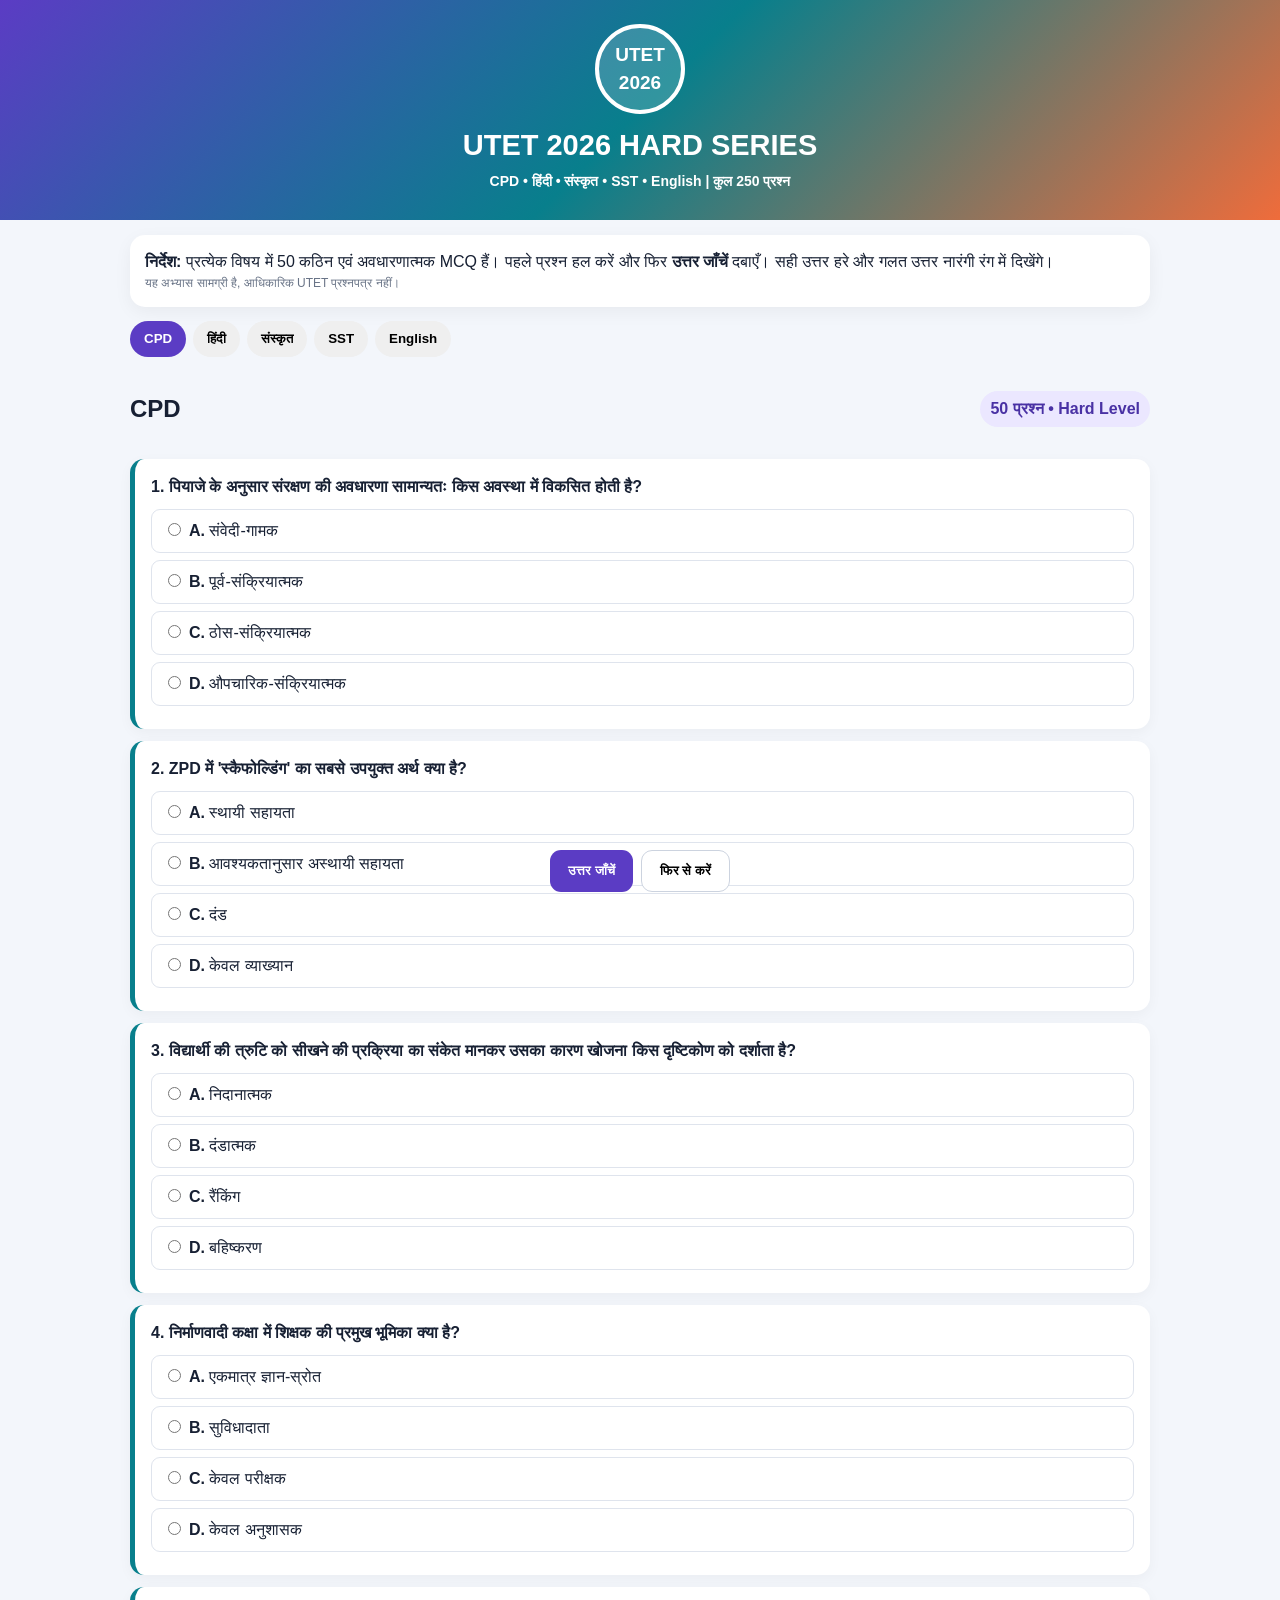
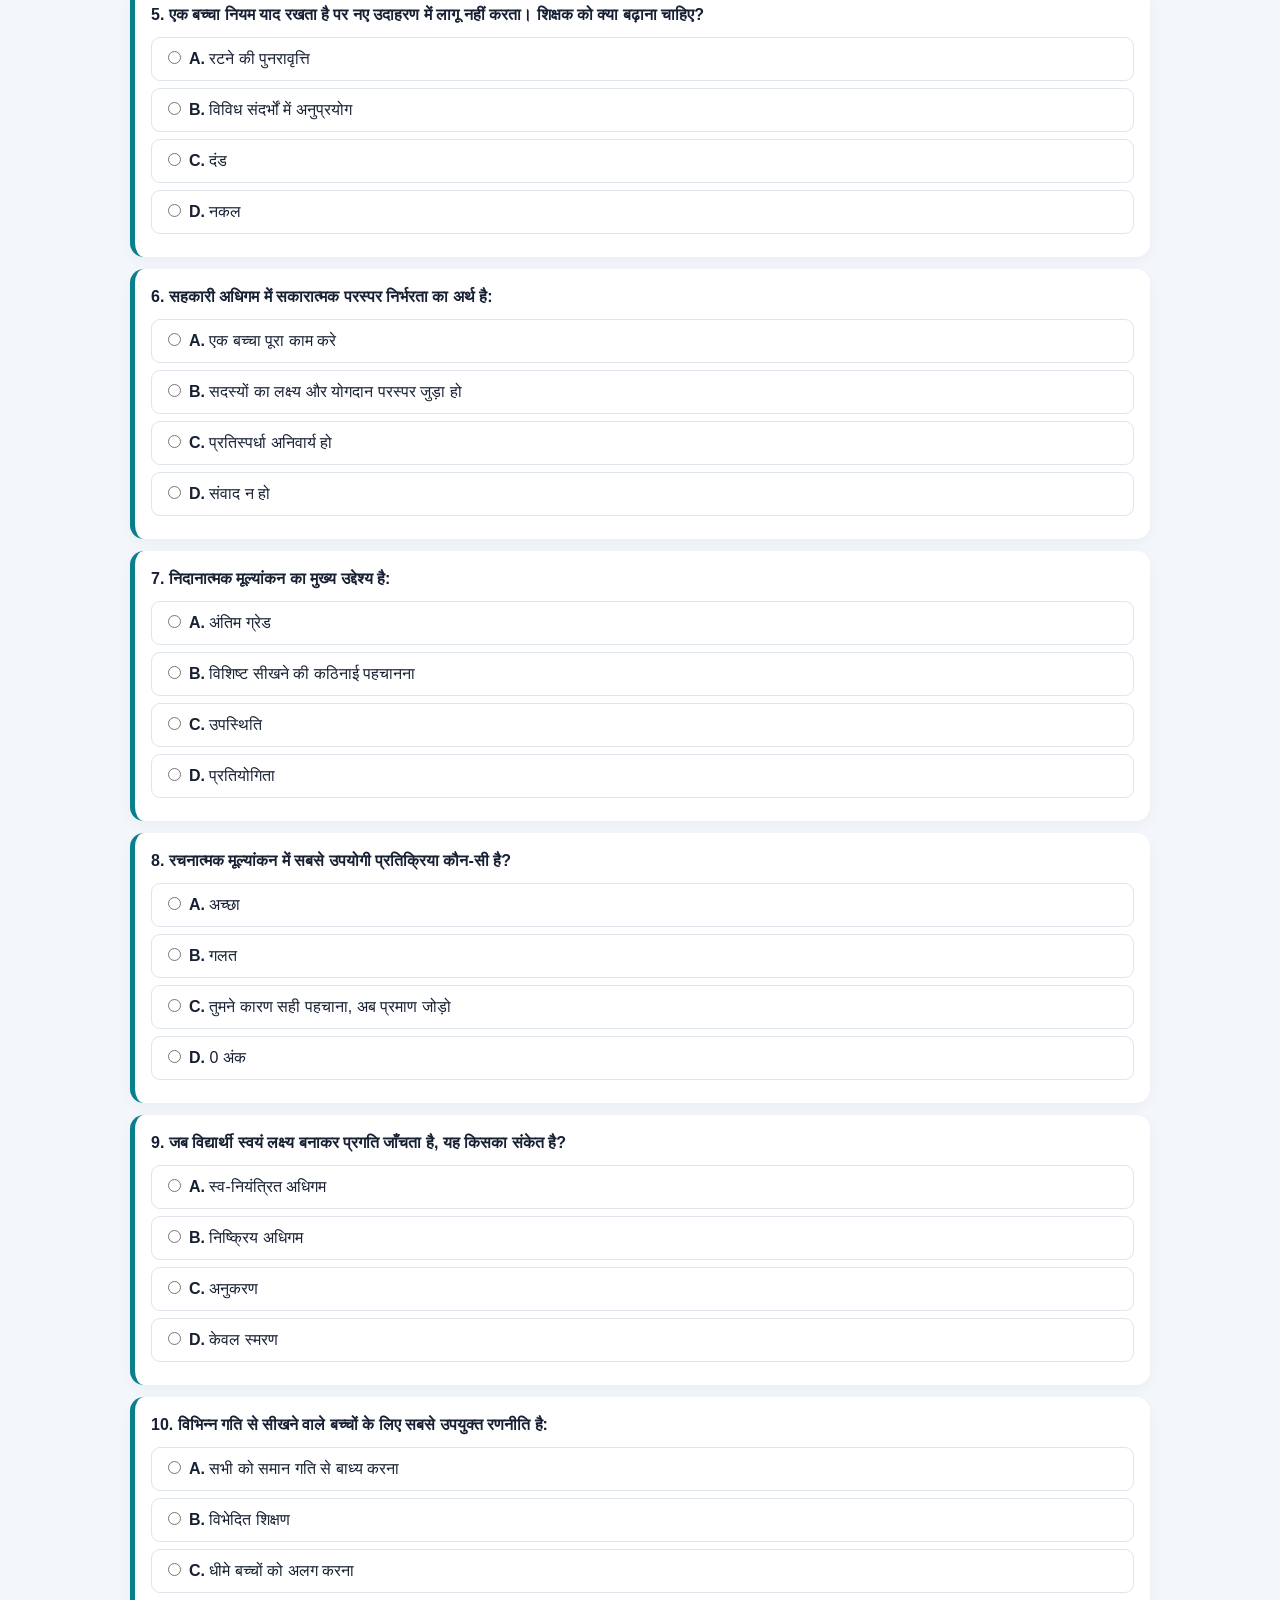
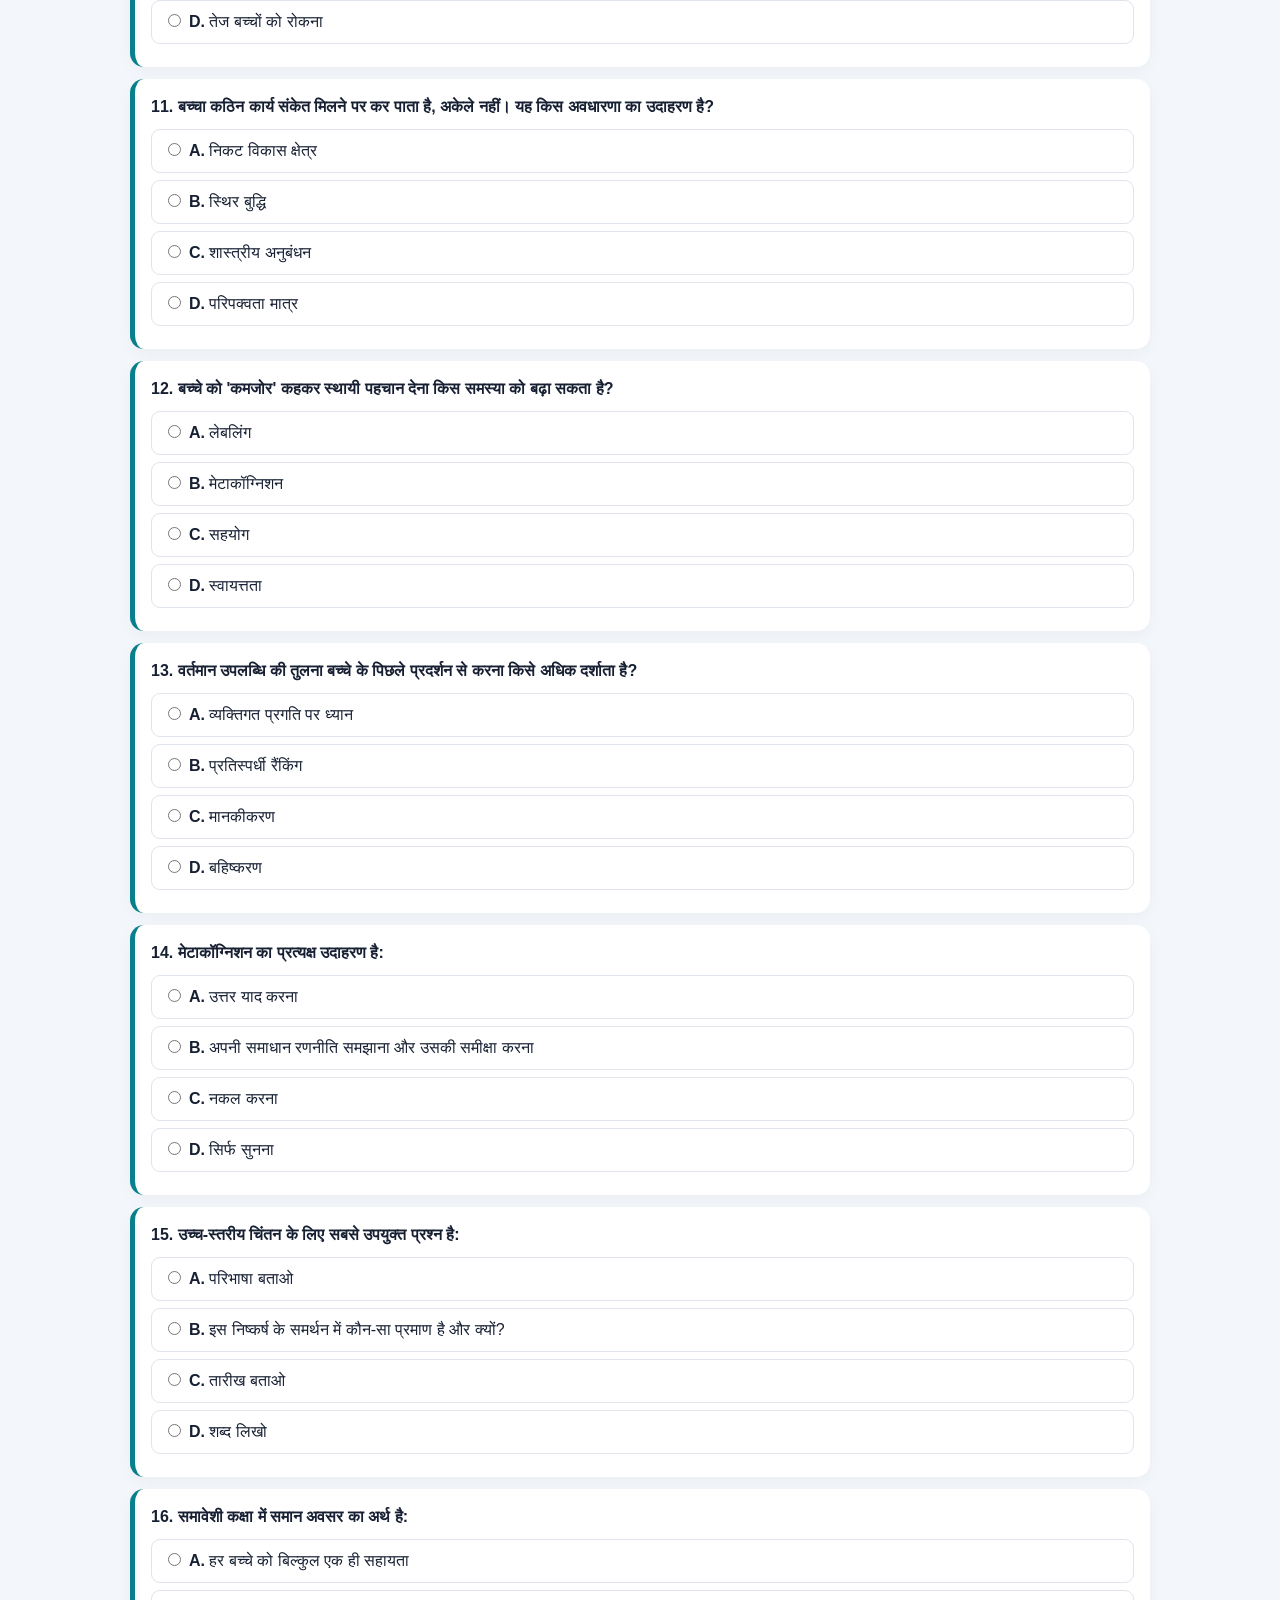
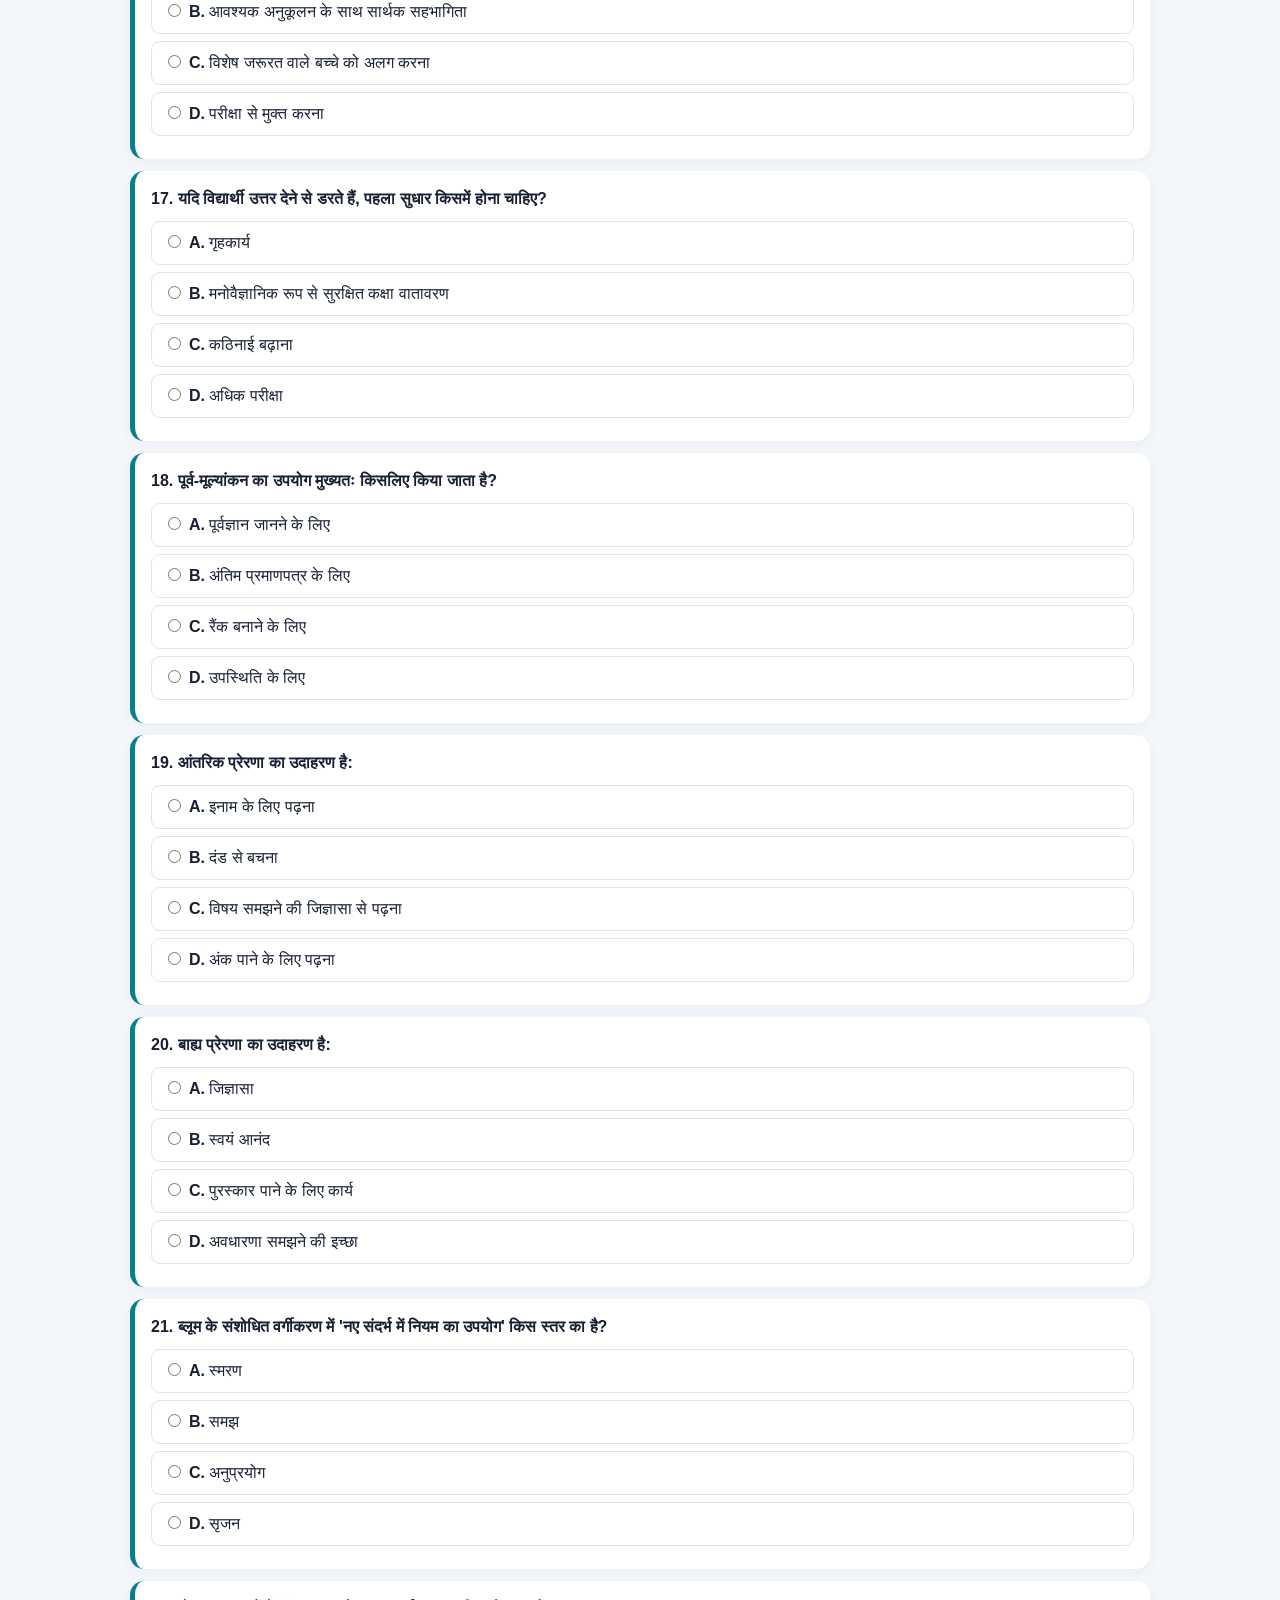
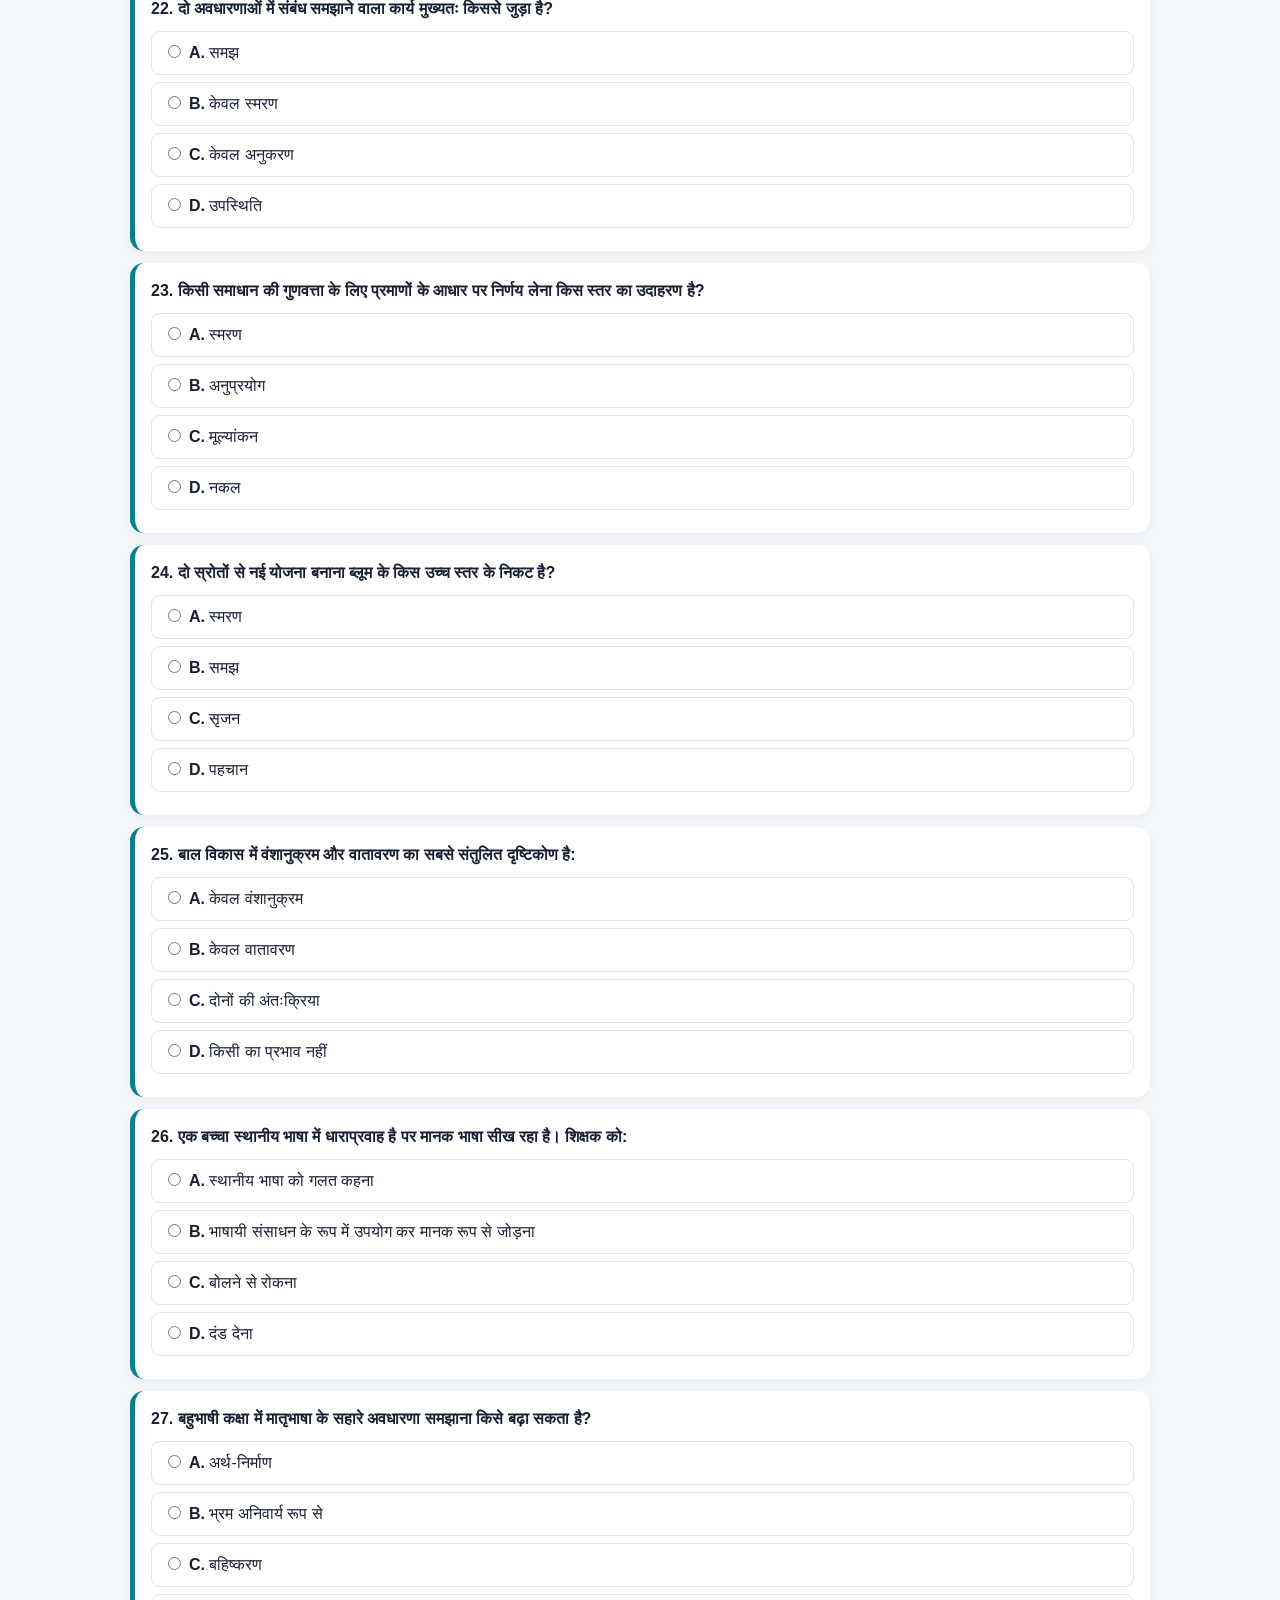
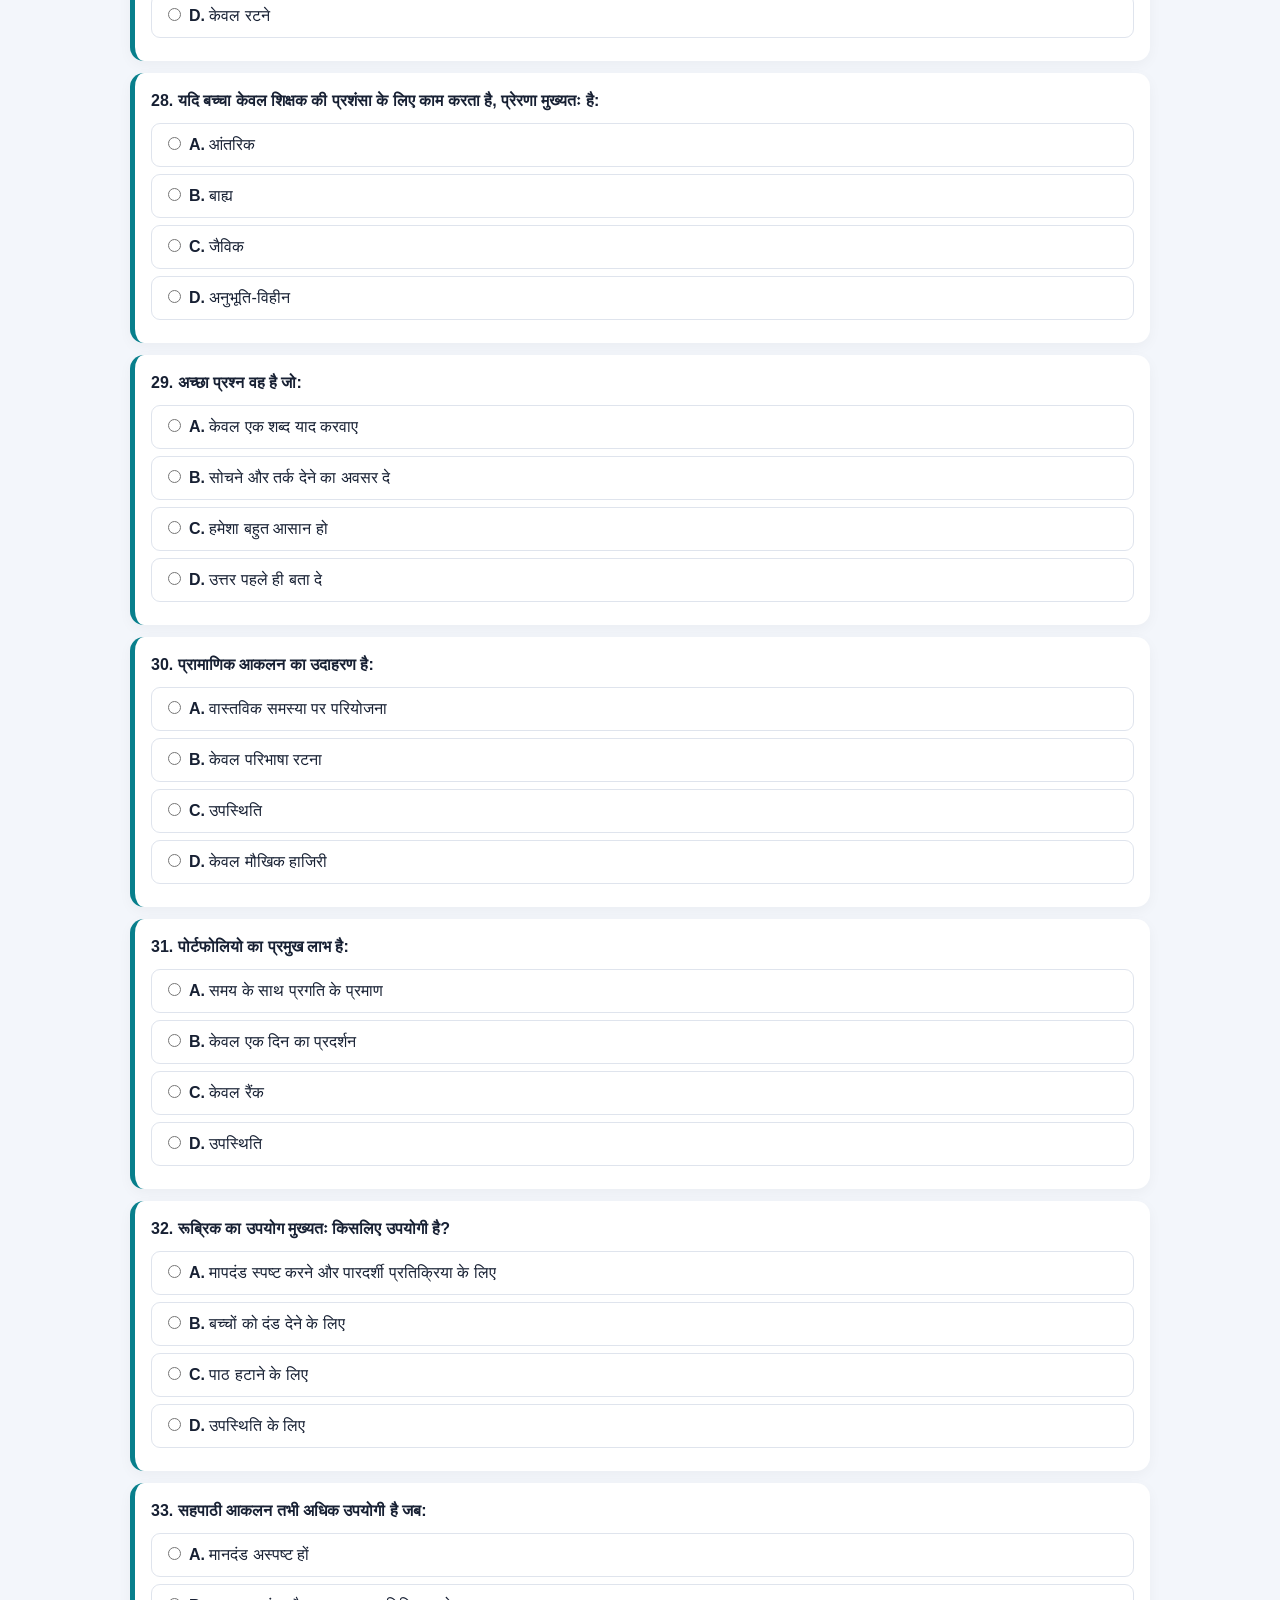
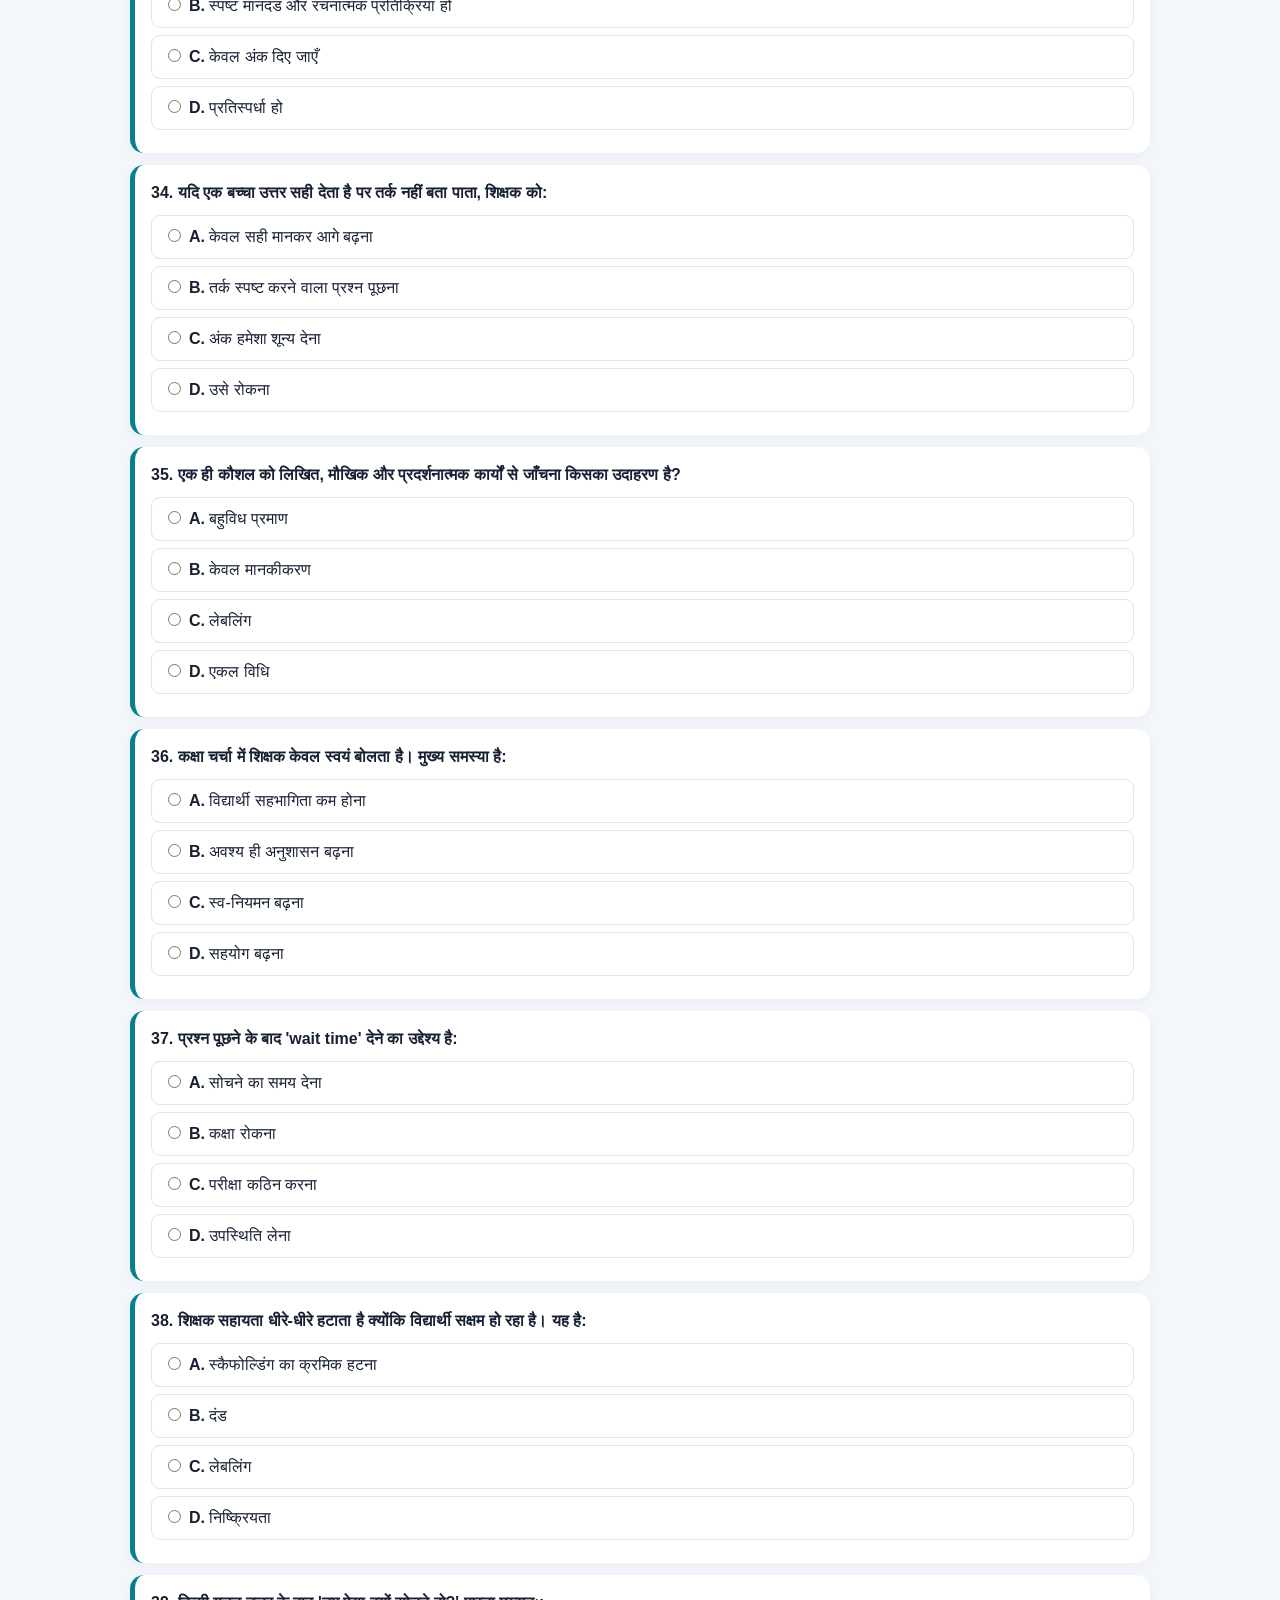
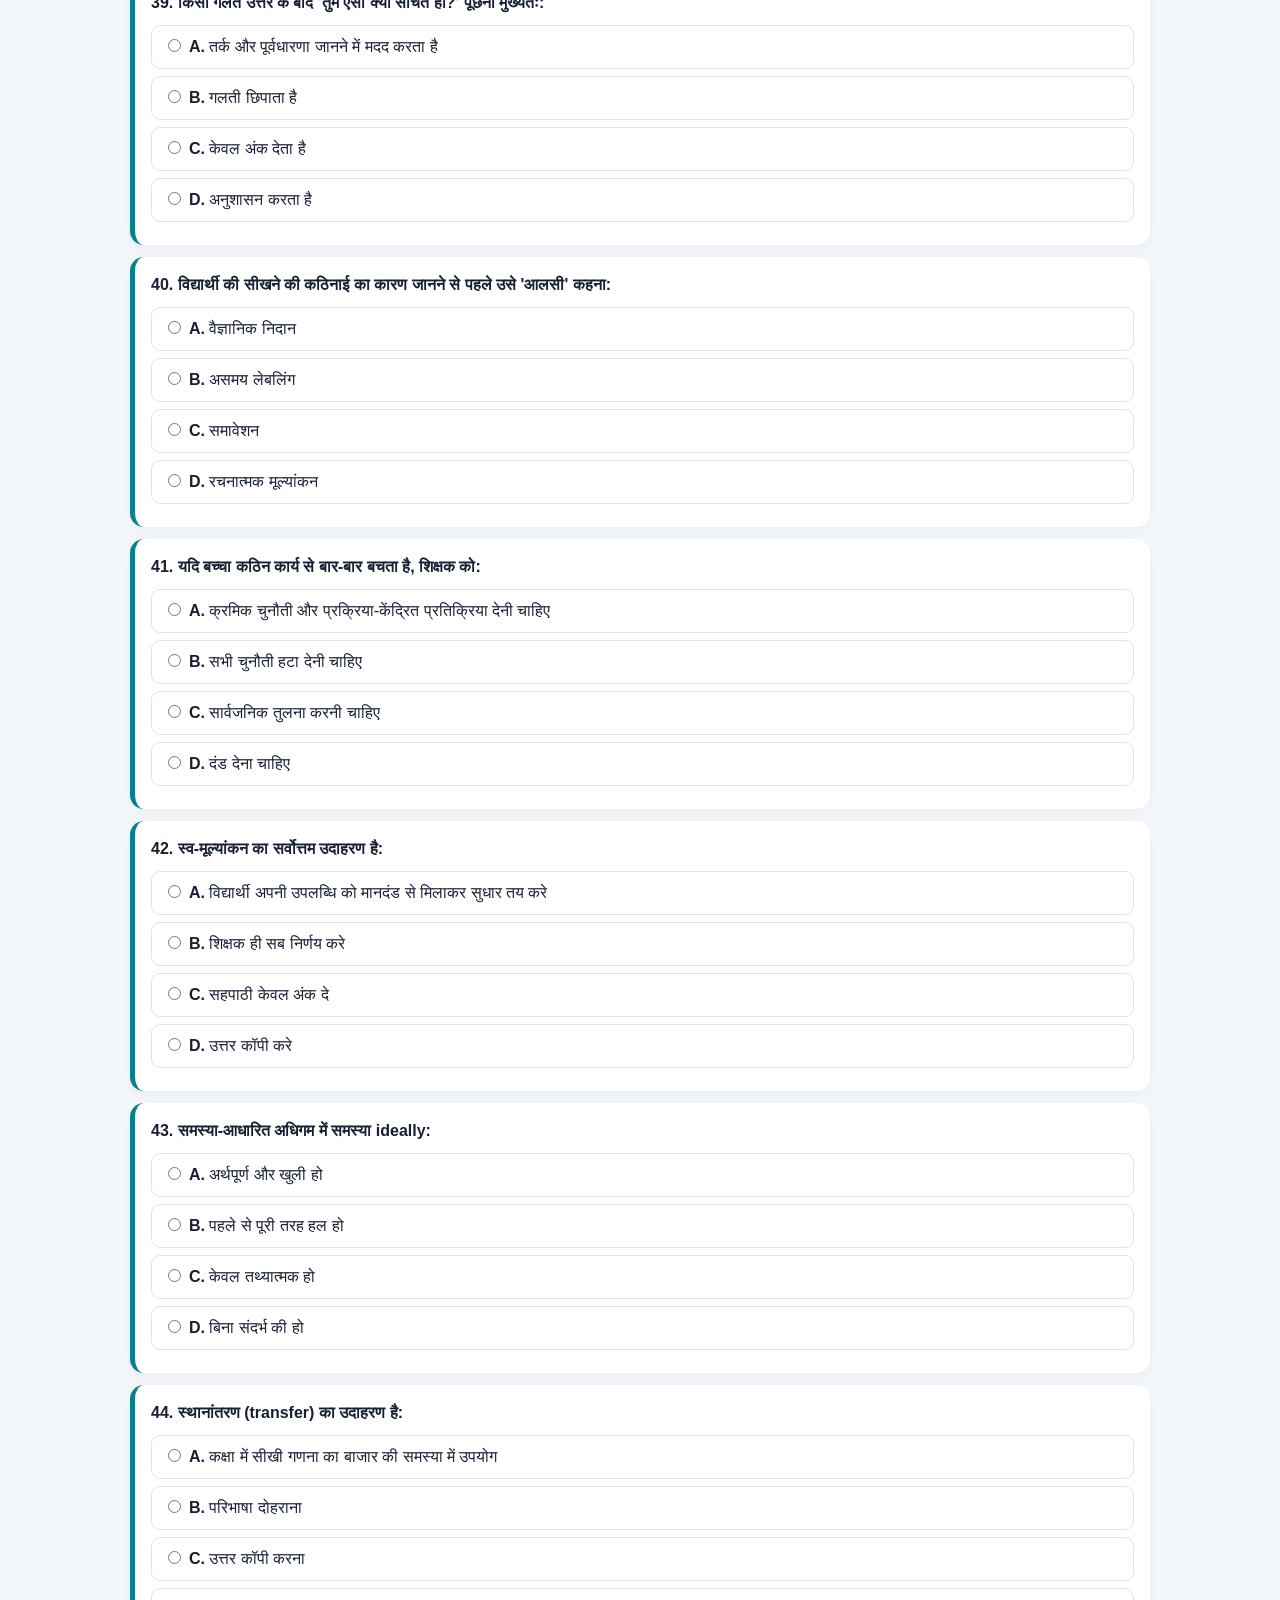
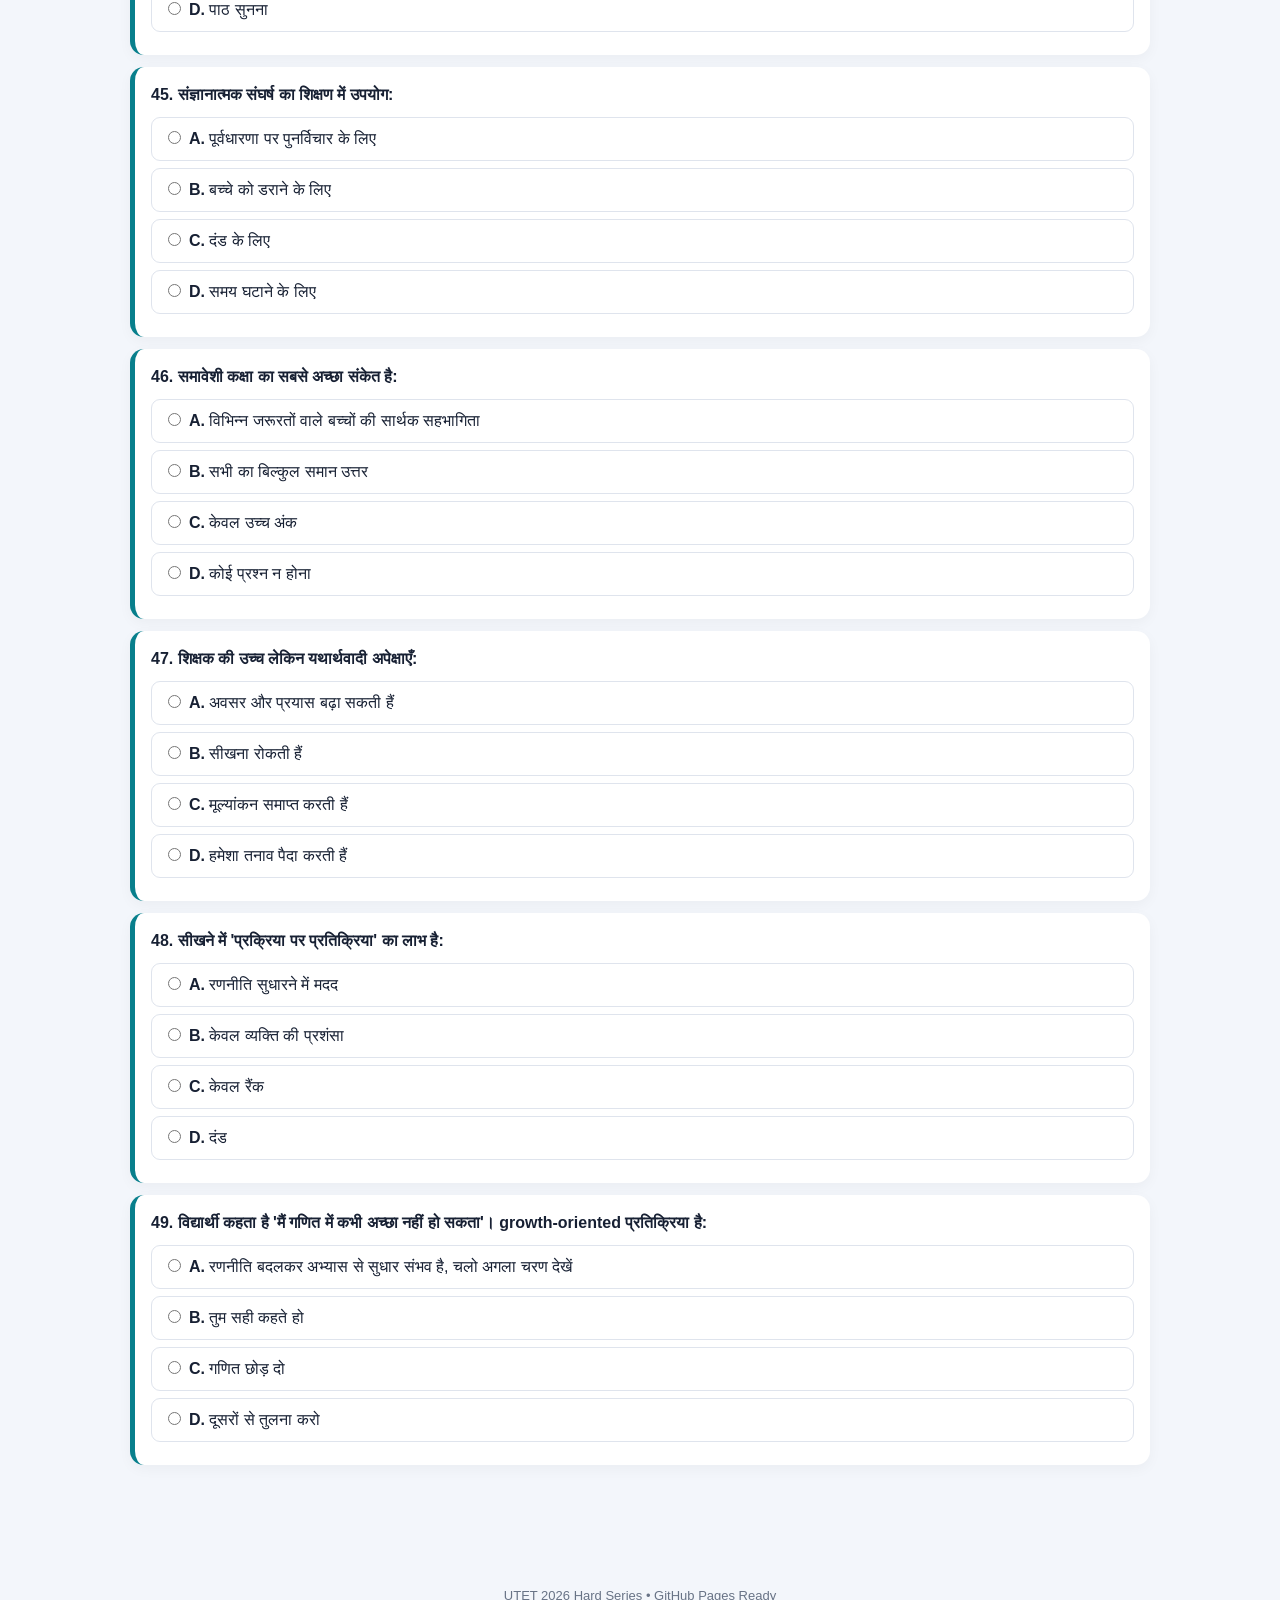
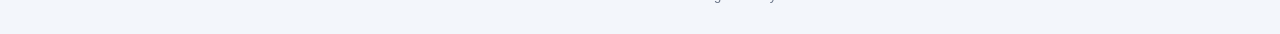
<file: UTET_2026_Hard_Series_250_MCQs.html>
<!doctype html><html lang="hi"><head><meta charset="utf-8"><meta name="viewport" content="width=device-width,initial-scale=1"><title>UTET 2026 Hard Series</title><style>
:root{--p:#5b3cc4;--s:#087f8c;--a:#ef6c3b;--bg:#f3f6fb;--ink:#172033}
*{box-sizing:border-box}body{margin:0;background:var(--bg);color:var(--ink);font-family:Arial,'Noto Sans Devanagari',sans-serif;line-height:1.5}
.hero{background:linear-gradient(135deg,var(--p),var(--s),var(--a));color:#fff;text-align:center;padding:24px 14px 28px}
.logo{width:90px;height:90px;border:4px solid #fff;border-radius:50%;display:flex;align-items:center;justify-content:center;margin:auto;font-weight:900;font-size:19px;background:#ffffff2b}
h1{margin:10px 0 3px;font-size:29px}.sub{font-size:14px;font-weight:700}.wrap{max-width:1050px;margin:auto;padding:15px}
.info{background:#fff;padding:15px;border-radius:15px;box-shadow:0 5px 18px #0000000d;margin-bottom:14px}
.tabs{display:flex;gap:7px;overflow:auto;margin-bottom:15px}.tab{border:0;border-radius:30px;padding:10px 14px;font-weight:800;white-space:nowrap;cursor:pointer}.tab.active{background:var(--p);color:#fff}
.section{display:none}.section.active{display:block}.title{display:flex;justify-content:space-between;align-items:center;gap:10px;flex-wrap:wrap}.badge{background:#ebe7ff;color:#4931a4;border-radius:20px;padding:6px 10px;font-weight:800}
.q{background:#fff;margin:12px 0;padding:16px;border-radius:14px;border-left:5px solid var(--s);box-shadow:0 4px 14px #0000000a}.q h3{margin:0 0 10px;font-size:16px}
.opt{display:block;border:1px solid #dfe4ed;border-radius:9px;padding:9px 11px;margin:7px 0;cursor:pointer}.opt:hover{border-color:#9ba8bf}.opt input{margin-right:8px}
.actions{display:flex;gap:8px;justify-content:center;position:sticky;bottom:8px;margin:18px 0}.btn{padding:12px 18px;border:0;border-radius:11px;font-weight:900;cursor:pointer}.check{background:var(--p);color:#fff}.reset{background:#fff;border:1px solid #ccd3df}
.result{display:none;background:#fff;padding:15px;border-radius:14px;margin:12px 0}.score{font-size:25px;font-weight:900;color:#138a52}.ans{display:none;margin-top:8px;font-size:13px}
.correct{border-left-color:#138a52}.wrong{border-left-color:var(--a)}.note{font-size:12px;color:#687386}
footer{text-align:center;color:#687386;padding:28px 10px;font-size:13px}
@media(max-width:600px){h1{font-size:23px}.q{padding:13px}.actions{bottom:4px}.btn{flex:1}}
@media print{.tabs,.actions,.info,.ans,footer{display:none!important}.section{display:block!important}.q{break-inside:avoid;box-shadow:none}}
</style></head><body><header class="hero"><div class="logo">UTET<br>2026</div><h1>UTET 2026 HARD SERIES</h1><div class="sub">CPD • हिंदी • संस्कृत • SST • English | कुल 250 प्रश्न</div></header><main class="wrap">
<div class="info"><b>निर्देश:</b> प्रत्येक विषय में 50 कठिन एवं अवधारणात्मक MCQ हैं। पहले प्रश्न हल करें और फिर <b>उत्तर जाँचें</b> दबाएँ। सही उत्तर हरे और गलत उत्तर नारंगी रंग में दिखेंगे।<div class="note">यह अभ्यास सामग्री है, आधिकारिक UTET प्रश्नपत्र नहीं।</div></div><nav class="tabs"><button class="tab active" data-id="sec0" onclick="show('sec0')">CPD</button><button class="tab " data-id="sec1" onclick="show('sec1')">हिंदी</button><button class="tab " data-id="sec2" onclick="show('sec2')">संस्कृत</button><button class="tab " data-id="sec3" onclick="show('sec3')">SST</button><button class="tab " data-id="sec4" onclick="show('sec4')">English</button></nav><section class="section active" id="sec0"><div class="title"><h2>CPD</h2><span class="badge">50 प्रश्न • Hard Level</span></div><div class="result"><div class="score"></div><div class="detail"></div></div><article class="q" data-a="2"><h3>1. पियाजे के अनुसार संरक्षण की अवधारणा सामान्यतः किस अवस्था में विकसित होती है?</h3><label class="opt"><input type="radio" name="s0q1" value="0"><b>A.</b> संवेदी-गामक</label><label class="opt"><input type="radio" name="s0q1" value="1"><b>B.</b> पूर्व-संक्रियात्मक</label><label class="opt"><input type="radio" name="s0q1" value="2"><b>C.</b> ठोस-संक्रियात्मक</label><label class="opt"><input type="radio" name="s0q1" value="3"><b>D.</b> औपचारिक-संक्रियात्मक</label><div class="ans">सही उत्तर: <b>C. ठोस-संक्रियात्मक</b></div></article><article class="q" data-a="1"><h3>2. ZPD में &#x27;स्कैफोल्डिंग&#x27; का सबसे उपयुक्त अर्थ क्या है?</h3><label class="opt"><input type="radio" name="s0q2" value="0"><b>A.</b> स्थायी सहायता</label><label class="opt"><input type="radio" name="s0q2" value="1"><b>B.</b> आवश्यकतानुसार अस्थायी सहायता</label><label class="opt"><input type="radio" name="s0q2" value="2"><b>C.</b> दंड</label><label class="opt"><input type="radio" name="s0q2" value="3"><b>D.</b> केवल व्याख्यान</label><div class="ans">सही उत्तर: <b>B. आवश्यकतानुसार अस्थायी सहायता</b></div></article><article class="q" data-a="0"><h3>3. विद्यार्थी की त्रुटि को सीखने की प्रक्रिया का संकेत मानकर उसका कारण खोजना किस दृष्टिकोण को दर्शाता है?</h3><label class="opt"><input type="radio" name="s0q3" value="0"><b>A.</b> निदानात्मक</label><label class="opt"><input type="radio" name="s0q3" value="1"><b>B.</b> दंडात्मक</label><label class="opt"><input type="radio" name="s0q3" value="2"><b>C.</b> रैंकिंग</label><label class="opt"><input type="radio" name="s0q3" value="3"><b>D.</b> बहिष्करण</label><div class="ans">सही उत्तर: <b>A. निदानात्मक</b></div></article><article class="q" data-a="1"><h3>4. निर्माणवादी कक्षा में शिक्षक की प्रमुख भूमिका क्या है?</h3><label class="opt"><input type="radio" name="s0q4" value="0"><b>A.</b> एकमात्र ज्ञान-स्रोत</label><label class="opt"><input type="radio" name="s0q4" value="1"><b>B.</b> सुविधादाता</label><label class="opt"><input type="radio" name="s0q4" value="2"><b>C.</b> केवल परीक्षक</label><label class="opt"><input type="radio" name="s0q4" value="3"><b>D.</b> केवल अनुशासक</label><div class="ans">सही उत्तर: <b>B. सुविधादाता</b></div></article><article class="q" data-a="1"><h3>5. एक बच्चा नियम याद रखता है पर नए उदाहरण में लागू नहीं करता। शिक्षक को क्या बढ़ाना चाहिए?</h3><label class="opt"><input type="radio" name="s0q5" value="0"><b>A.</b> रटने की पुनरावृत्ति</label><label class="opt"><input type="radio" name="s0q5" value="1"><b>B.</b> विविध संदर्भों में अनुप्रयोग</label><label class="opt"><input type="radio" name="s0q5" value="2"><b>C.</b> दंड</label><label class="opt"><input type="radio" name="s0q5" value="3"><b>D.</b> नकल</label><div class="ans">सही उत्तर: <b>B. विविध संदर्भों में अनुप्रयोग</b></div></article><article class="q" data-a="1"><h3>6. सहकारी अधिगम में सकारात्मक परस्पर निर्भरता का अर्थ है:</h3><label class="opt"><input type="radio" name="s0q6" value="0"><b>A.</b> एक बच्चा पूरा काम करे</label><label class="opt"><input type="radio" name="s0q6" value="1"><b>B.</b> सदस्यों का लक्ष्य और योगदान परस्पर जुड़ा हो</label><label class="opt"><input type="radio" name="s0q6" value="2"><b>C.</b> प्रतिस्पर्धा अनिवार्य हो</label><label class="opt"><input type="radio" name="s0q6" value="3"><b>D.</b> संवाद न हो</label><div class="ans">सही उत्तर: <b>B. सदस्यों का लक्ष्य और योगदान परस्पर जुड़ा हो</b></div></article><article class="q" data-a="1"><h3>7. निदानात्मक मूल्यांकन का मुख्य उद्देश्य है:</h3><label class="opt"><input type="radio" name="s0q7" value="0"><b>A.</b> अंतिम ग्रेड</label><label class="opt"><input type="radio" name="s0q7" value="1"><b>B.</b> विशिष्ट सीखने की कठिनाई पहचानना</label><label class="opt"><input type="radio" name="s0q7" value="2"><b>C.</b> उपस्थिति</label><label class="opt"><input type="radio" name="s0q7" value="3"><b>D.</b> प्रतियोगिता</label><div class="ans">सही उत्तर: <b>B. विशिष्ट सीखने की कठिनाई पहचानना</b></div></article><article class="q" data-a="2"><h3>8. रचनात्मक मूल्यांकन में सबसे उपयोगी प्रतिक्रिया कौन-सी है?</h3><label class="opt"><input type="radio" name="s0q8" value="0"><b>A.</b> अच्छा</label><label class="opt"><input type="radio" name="s0q8" value="1"><b>B.</b> गलत</label><label class="opt"><input type="radio" name="s0q8" value="2"><b>C.</b> तुमने कारण सही पहचाना, अब प्रमाण जोड़ो</label><label class="opt"><input type="radio" name="s0q8" value="3"><b>D.</b> 0 अंक</label><div class="ans">सही उत्तर: <b>C. तुमने कारण सही पहचाना, अब प्रमाण जोड़ो</b></div></article><article class="q" data-a="0"><h3>9. जब विद्यार्थी स्वयं लक्ष्य बनाकर प्रगति जाँचता है, यह किसका संकेत है?</h3><label class="opt"><input type="radio" name="s0q9" value="0"><b>A.</b> स्व-नियंत्रित अधिगम</label><label class="opt"><input type="radio" name="s0q9" value="1"><b>B.</b> निष्क्रिय अधिगम</label><label class="opt"><input type="radio" name="s0q9" value="2"><b>C.</b> अनुकरण</label><label class="opt"><input type="radio" name="s0q9" value="3"><b>D.</b> केवल स्मरण</label><div class="ans">सही उत्तर: <b>A. स्व-नियंत्रित अधिगम</b></div></article><article class="q" data-a="1"><h3>10. विभिन्न गति से सीखने वाले बच्चों के लिए सबसे उपयुक्त रणनीति है:</h3><label class="opt"><input type="radio" name="s0q10" value="0"><b>A.</b> सभी को समान गति से बाध्य करना</label><label class="opt"><input type="radio" name="s0q10" value="1"><b>B.</b> विभेदित शिक्षण</label><label class="opt"><input type="radio" name="s0q10" value="2"><b>C.</b> धीमे बच्चों को अलग करना</label><label class="opt"><input type="radio" name="s0q10" value="3"><b>D.</b> तेज बच्चों को रोकना</label><div class="ans">सही उत्तर: <b>B. विभेदित शिक्षण</b></div></article><article class="q" data-a="0"><h3>11. बच्चा कठिन कार्य संकेत मिलने पर कर पाता है, अकेले नहीं। यह किस अवधारणा का उदाहरण है?</h3><label class="opt"><input type="radio" name="s0q11" value="0"><b>A.</b> निकट विकास क्षेत्र</label><label class="opt"><input type="radio" name="s0q11" value="1"><b>B.</b> स्थिर बुद्धि</label><label class="opt"><input type="radio" name="s0q11" value="2"><b>C.</b> शास्त्रीय अनुबंधन</label><label class="opt"><input type="radio" name="s0q11" value="3"><b>D.</b> परिपक्वता मात्र</label><div class="ans">सही उत्तर: <b>A. निकट विकास क्षेत्र</b></div></article><article class="q" data-a="0"><h3>12. बच्चे को &#x27;कमजोर&#x27; कहकर स्थायी पहचान देना किस समस्या को बढ़ा सकता है?</h3><label class="opt"><input type="radio" name="s0q12" value="0"><b>A.</b> लेबलिंग</label><label class="opt"><input type="radio" name="s0q12" value="1"><b>B.</b> मेटाकॉग्निशन</label><label class="opt"><input type="radio" name="s0q12" value="2"><b>C.</b> सहयोग</label><label class="opt"><input type="radio" name="s0q12" value="3"><b>D.</b> स्वायत्तता</label><div class="ans">सही उत्तर: <b>A. लेबलिंग</b></div></article><article class="q" data-a="0"><h3>13. वर्तमान उपलब्धि की तुलना बच्चे के पिछले प्रदर्शन से करना किसे अधिक दर्शाता है?</h3><label class="opt"><input type="radio" name="s0q13" value="0"><b>A.</b> व्यक्तिगत प्रगति पर ध्यान</label><label class="opt"><input type="radio" name="s0q13" value="1"><b>B.</b> प्रतिस्पर्धी रैंकिंग</label><label class="opt"><input type="radio" name="s0q13" value="2"><b>C.</b> मानकीकरण</label><label class="opt"><input type="radio" name="s0q13" value="3"><b>D.</b> बहिष्करण</label><div class="ans">सही उत्तर: <b>A. व्यक्तिगत प्रगति पर ध्यान</b></div></article><article class="q" data-a="1"><h3>14. मेटाकॉग्निशन का प्रत्यक्ष उदाहरण है:</h3><label class="opt"><input type="radio" name="s0q14" value="0"><b>A.</b> उत्तर याद करना</label><label class="opt"><input type="radio" name="s0q14" value="1"><b>B.</b> अपनी समाधान रणनीति समझाना और उसकी समीक्षा करना</label><label class="opt"><input type="radio" name="s0q14" value="2"><b>C.</b> नकल करना</label><label class="opt"><input type="radio" name="s0q14" value="3"><b>D.</b> सिर्फ सुनना</label><div class="ans">सही उत्तर: <b>B. अपनी समाधान रणनीति समझाना और उसकी समीक्षा करना</b></div></article><article class="q" data-a="1"><h3>15. उच्च-स्तरीय चिंतन के लिए सबसे उपयुक्त प्रश्न है:</h3><label class="opt"><input type="radio" name="s0q15" value="0"><b>A.</b> परिभाषा बताओ</label><label class="opt"><input type="radio" name="s0q15" value="1"><b>B.</b> इस निष्कर्ष के समर्थन में कौन-सा प्रमाण है और क्यों?</label><label class="opt"><input type="radio" name="s0q15" value="2"><b>C.</b> तारीख बताओ</label><label class="opt"><input type="radio" name="s0q15" value="3"><b>D.</b> शब्द लिखो</label><div class="ans">सही उत्तर: <b>B. इस निष्कर्ष के समर्थन में कौन-सा प्रमाण है और क्यों?</b></div></article><article class="q" data-a="1"><h3>16. समावेशी कक्षा में समान अवसर का अर्थ है:</h3><label class="opt"><input type="radio" name="s0q16" value="0"><b>A.</b> हर बच्चे को बिल्कुल एक ही सहायता</label><label class="opt"><input type="radio" name="s0q16" value="1"><b>B.</b> आवश्यक अनुकूलन के साथ सार्थक सहभागिता</label><label class="opt"><input type="radio" name="s0q16" value="2"><b>C.</b> विशेष जरूरत वाले बच्चे को अलग करना</label><label class="opt"><input type="radio" name="s0q16" value="3"><b>D.</b> परीक्षा से मुक्त करना</label><div class="ans">सही उत्तर: <b>B. आवश्यक अनुकूलन के साथ सार्थक सहभागिता</b></div></article><article class="q" data-a="1"><h3>17. यदि विद्यार्थी उत्तर देने से डरते हैं, पहला सुधार किसमें होना चाहिए?</h3><label class="opt"><input type="radio" name="s0q17" value="0"><b>A.</b> गृहकार्य</label><label class="opt"><input type="radio" name="s0q17" value="1"><b>B.</b> मनोवैज्ञानिक रूप से सुरक्षित कक्षा वातावरण</label><label class="opt"><input type="radio" name="s0q17" value="2"><b>C.</b> कठिनाई बढ़ाना</label><label class="opt"><input type="radio" name="s0q17" value="3"><b>D.</b> अधिक परीक्षा</label><div class="ans">सही उत्तर: <b>B. मनोवैज्ञानिक रूप से सुरक्षित कक्षा वातावरण</b></div></article><article class="q" data-a="0"><h3>18. पूर्व-मूल्यांकन का उपयोग मुख्यतः किसलिए किया जाता है?</h3><label class="opt"><input type="radio" name="s0q18" value="0"><b>A.</b> पूर्वज्ञान जानने के लिए</label><label class="opt"><input type="radio" name="s0q18" value="1"><b>B.</b> अंतिम प्रमाणपत्र के लिए</label><label class="opt"><input type="radio" name="s0q18" value="2"><b>C.</b> रैंक बनाने के लिए</label><label class="opt"><input type="radio" name="s0q18" value="3"><b>D.</b> उपस्थिति के लिए</label><div class="ans">सही उत्तर: <b>A. पूर्वज्ञान जानने के लिए</b></div></article><article class="q" data-a="2"><h3>19. आंतरिक प्रेरणा का उदाहरण है:</h3><label class="opt"><input type="radio" name="s0q19" value="0"><b>A.</b> इनाम के लिए पढ़ना</label><label class="opt"><input type="radio" name="s0q19" value="1"><b>B.</b> दंड से बचना</label><label class="opt"><input type="radio" name="s0q19" value="2"><b>C.</b> विषय समझने की जिज्ञासा से पढ़ना</label><label class="opt"><input type="radio" name="s0q19" value="3"><b>D.</b> अंक पाने के लिए पढ़ना</label><div class="ans">सही उत्तर: <b>C. विषय समझने की जिज्ञासा से पढ़ना</b></div></article><article class="q" data-a="2"><h3>20. बाह्य प्रेरणा का उदाहरण है:</h3><label class="opt"><input type="radio" name="s0q20" value="0"><b>A.</b> जिज्ञासा</label><label class="opt"><input type="radio" name="s0q20" value="1"><b>B.</b> स्वयं आनंद</label><label class="opt"><input type="radio" name="s0q20" value="2"><b>C.</b> पुरस्कार पाने के लिए कार्य</label><label class="opt"><input type="radio" name="s0q20" value="3"><b>D.</b> अवधारणा समझने की इच्छा</label><div class="ans">सही उत्तर: <b>C. पुरस्कार पाने के लिए कार्य</b></div></article><article class="q" data-a="2"><h3>21. ब्लूम के संशोधित वर्गीकरण में &#x27;नए संदर्भ में नियम का उपयोग&#x27; किस स्तर का है?</h3><label class="opt"><input type="radio" name="s0q21" value="0"><b>A.</b> स्मरण</label><label class="opt"><input type="radio" name="s0q21" value="1"><b>B.</b> समझ</label><label class="opt"><input type="radio" name="s0q21" value="2"><b>C.</b> अनुप्रयोग</label><label class="opt"><input type="radio" name="s0q21" value="3"><b>D.</b> सृजन</label><div class="ans">सही उत्तर: <b>C. अनुप्रयोग</b></div></article><article class="q" data-a="0"><h3>22. दो अवधारणाओं में संबंध समझाने वाला कार्य मुख्यतः किससे जुड़ा है?</h3><label class="opt"><input type="radio" name="s0q22" value="0"><b>A.</b> समझ</label><label class="opt"><input type="radio" name="s0q22" value="1"><b>B.</b> केवल स्मरण</label><label class="opt"><input type="radio" name="s0q22" value="2"><b>C.</b> केवल अनुकरण</label><label class="opt"><input type="radio" name="s0q22" value="3"><b>D.</b> उपस्थिति</label><div class="ans">सही उत्तर: <b>A. समझ</b></div></article><article class="q" data-a="2"><h3>23. किसी समाधान की गुणवत्ता के लिए प्रमाणों के आधार पर निर्णय लेना किस स्तर का उदाहरण है?</h3><label class="opt"><input type="radio" name="s0q23" value="0"><b>A.</b> स्मरण</label><label class="opt"><input type="radio" name="s0q23" value="1"><b>B.</b> अनुप्रयोग</label><label class="opt"><input type="radio" name="s0q23" value="2"><b>C.</b> मूल्यांकन</label><label class="opt"><input type="radio" name="s0q23" value="3"><b>D.</b> नकल</label><div class="ans">सही उत्तर: <b>C. मूल्यांकन</b></div></article><article class="q" data-a="2"><h3>24. दो स्रोतों से नई योजना बनाना ब्लूम के किस उच्च स्तर के निकट है?</h3><label class="opt"><input type="radio" name="s0q24" value="0"><b>A.</b> स्मरण</label><label class="opt"><input type="radio" name="s0q24" value="1"><b>B.</b> समझ</label><label class="opt"><input type="radio" name="s0q24" value="2"><b>C.</b> सृजन</label><label class="opt"><input type="radio" name="s0q24" value="3"><b>D.</b> पहचान</label><div class="ans">सही उत्तर: <b>C. सृजन</b></div></article><article class="q" data-a="2"><h3>25. बाल विकास में वंशानुक्रम और वातावरण का सबसे संतुलित दृष्टिकोण है:</h3><label class="opt"><input type="radio" name="s0q25" value="0"><b>A.</b> केवल वंशानुक्रम</label><label class="opt"><input type="radio" name="s0q25" value="1"><b>B.</b> केवल वातावरण</label><label class="opt"><input type="radio" name="s0q25" value="2"><b>C.</b> दोनों की अंतःक्रिया</label><label class="opt"><input type="radio" name="s0q25" value="3"><b>D.</b> किसी का प्रभाव नहीं</label><div class="ans">सही उत्तर: <b>C. दोनों की अंतःक्रिया</b></div></article><article class="q" data-a="1"><h3>26. एक बच्चा स्थानीय भाषा में धाराप्रवाह है पर मानक भाषा सीख रहा है। शिक्षक को:</h3><label class="opt"><input type="radio" name="s0q26" value="0"><b>A.</b> स्थानीय भाषा को गलत कहना</label><label class="opt"><input type="radio" name="s0q26" value="1"><b>B.</b> भाषायी संसाधन के रूप में उपयोग कर मानक रूप से जोड़ना</label><label class="opt"><input type="radio" name="s0q26" value="2"><b>C.</b> बोलने से रोकना</label><label class="opt"><input type="radio" name="s0q26" value="3"><b>D.</b> दंड देना</label><div class="ans">सही उत्तर: <b>B. भाषायी संसाधन के रूप में उपयोग कर मानक रूप से जोड़ना</b></div></article><article class="q" data-a="0"><h3>27. बहुभाषी कक्षा में मातृभाषा के सहारे अवधारणा समझाना किसे बढ़ा सकता है?</h3><label class="opt"><input type="radio" name="s0q27" value="0"><b>A.</b> अर्थ-निर्माण</label><label class="opt"><input type="radio" name="s0q27" value="1"><b>B.</b> भ्रम अनिवार्य रूप से</label><label class="opt"><input type="radio" name="s0q27" value="2"><b>C.</b> बहिष्करण</label><label class="opt"><input type="radio" name="s0q27" value="3"><b>D.</b> केवल रटने</label><div class="ans">सही उत्तर: <b>A. अर्थ-निर्माण</b></div></article><article class="q" data-a="1"><h3>28. यदि बच्चा केवल शिक्षक की प्रशंसा के लिए काम करता है, प्रेरणा मुख्यतः है:</h3><label class="opt"><input type="radio" name="s0q28" value="0"><b>A.</b> आंतरिक</label><label class="opt"><input type="radio" name="s0q28" value="1"><b>B.</b> बाह्य</label><label class="opt"><input type="radio" name="s0q28" value="2"><b>C.</b> जैविक</label><label class="opt"><input type="radio" name="s0q28" value="3"><b>D.</b> अनुभूति-विहीन</label><div class="ans">सही उत्तर: <b>B. बाह्य</b></div></article><article class="q" data-a="1"><h3>29. अच्छा प्रश्न वह है जो:</h3><label class="opt"><input type="radio" name="s0q29" value="0"><b>A.</b> केवल एक शब्द याद करवाए</label><label class="opt"><input type="radio" name="s0q29" value="1"><b>B.</b> सोचने और तर्क देने का अवसर दे</label><label class="opt"><input type="radio" name="s0q29" value="2"><b>C.</b> हमेशा बहुत आसान हो</label><label class="opt"><input type="radio" name="s0q29" value="3"><b>D.</b> उत्तर पहले ही बता दे</label><div class="ans">सही उत्तर: <b>B. सोचने और तर्क देने का अवसर दे</b></div></article><article class="q" data-a="0"><h3>30. प्रामाणिक आकलन का उदाहरण है:</h3><label class="opt"><input type="radio" name="s0q30" value="0"><b>A.</b> वास्तविक समस्या पर परियोजना</label><label class="opt"><input type="radio" name="s0q30" value="1"><b>B.</b> केवल परिभाषा रटना</label><label class="opt"><input type="radio" name="s0q30" value="2"><b>C.</b> उपस्थिति</label><label class="opt"><input type="radio" name="s0q30" value="3"><b>D.</b> केवल मौखिक हाजिरी</label><div class="ans">सही उत्तर: <b>A. वास्तविक समस्या पर परियोजना</b></div></article><article class="q" data-a="0"><h3>31. पोर्टफोलियो का प्रमुख लाभ है:</h3><label class="opt"><input type="radio" name="s0q31" value="0"><b>A.</b> समय के साथ प्रगति के प्रमाण</label><label class="opt"><input type="radio" name="s0q31" value="1"><b>B.</b> केवल एक दिन का प्रदर्शन</label><label class="opt"><input type="radio" name="s0q31" value="2"><b>C.</b> केवल रैंक</label><label class="opt"><input type="radio" name="s0q31" value="3"><b>D.</b> उपस्थिति</label><div class="ans">सही उत्तर: <b>A. समय के साथ प्रगति के प्रमाण</b></div></article><article class="q" data-a="0"><h3>32. रूब्रिक का उपयोग मुख्यतः किसलिए उपयोगी है?</h3><label class="opt"><input type="radio" name="s0q32" value="0"><b>A.</b> मापदंड स्पष्ट करने और पारदर्शी प्रतिक्रिया के लिए</label><label class="opt"><input type="radio" name="s0q32" value="1"><b>B.</b> बच्चों को दंड देने के लिए</label><label class="opt"><input type="radio" name="s0q32" value="2"><b>C.</b> पाठ हटाने के लिए</label><label class="opt"><input type="radio" name="s0q32" value="3"><b>D.</b> उपस्थिति के लिए</label><div class="ans">सही उत्तर: <b>A. मापदंड स्पष्ट करने और पारदर्शी प्रतिक्रिया के लिए</b></div></article><article class="q" data-a="1"><h3>33. सहपाठी आकलन तभी अधिक उपयोगी है जब:</h3><label class="opt"><input type="radio" name="s0q33" value="0"><b>A.</b> मानदंड अस्पष्ट हों</label><label class="opt"><input type="radio" name="s0q33" value="1"><b>B.</b> स्पष्ट मानदंड और रचनात्मक प्रतिक्रिया हो</label><label class="opt"><input type="radio" name="s0q33" value="2"><b>C.</b> केवल अंक दिए जाएँ</label><label class="opt"><input type="radio" name="s0q33" value="3"><b>D.</b> प्रतिस्पर्धा हो</label><div class="ans">सही उत्तर: <b>B. स्पष्ट मानदंड और रचनात्मक प्रतिक्रिया हो</b></div></article><article class="q" data-a="1"><h3>34. यदि एक बच्चा उत्तर सही देता है पर तर्क नहीं बता पाता, शिक्षक को:</h3><label class="opt"><input type="radio" name="s0q34" value="0"><b>A.</b> केवल सही मानकर आगे बढ़ना</label><label class="opt"><input type="radio" name="s0q34" value="1"><b>B.</b> तर्क स्पष्ट करने वाला प्रश्न पूछना</label><label class="opt"><input type="radio" name="s0q34" value="2"><b>C.</b> अंक हमेशा शून्य देना</label><label class="opt"><input type="radio" name="s0q34" value="3"><b>D.</b> उसे रोकना</label><div class="ans">सही उत्तर: <b>B. तर्क स्पष्ट करने वाला प्रश्न पूछना</b></div></article><article class="q" data-a="0"><h3>35. एक ही कौशल को लिखित, मौखिक और प्रदर्शनात्मक कार्यों से जाँचना किसका उदाहरण है?</h3><label class="opt"><input type="radio" name="s0q35" value="0"><b>A.</b> बहुविध प्रमाण</label><label class="opt"><input type="radio" name="s0q35" value="1"><b>B.</b> केवल मानकीकरण</label><label class="opt"><input type="radio" name="s0q35" value="2"><b>C.</b> लेबलिंग</label><label class="opt"><input type="radio" name="s0q35" value="3"><b>D.</b> एकल विधि</label><div class="ans">सही उत्तर: <b>A. बहुविध प्रमाण</b></div></article><article class="q" data-a="0"><h3>36. कक्षा चर्चा में शिक्षक केवल स्वयं बोलता है। मुख्य समस्या है:</h3><label class="opt"><input type="radio" name="s0q36" value="0"><b>A.</b> विद्यार्थी सहभागिता कम होना</label><label class="opt"><input type="radio" name="s0q36" value="1"><b>B.</b> अवश्य ही अनुशासन बढ़ना</label><label class="opt"><input type="radio" name="s0q36" value="2"><b>C.</b> स्व-नियमन बढ़ना</label><label class="opt"><input type="radio" name="s0q36" value="3"><b>D.</b> सहयोग बढ़ना</label><div class="ans">सही उत्तर: <b>A. विद्यार्थी सहभागिता कम होना</b></div></article><article class="q" data-a="0"><h3>37. प्रश्न पूछने के बाद &#x27;wait time&#x27; देने का उद्देश्य है:</h3><label class="opt"><input type="radio" name="s0q37" value="0"><b>A.</b> सोचने का समय देना</label><label class="opt"><input type="radio" name="s0q37" value="1"><b>B.</b> कक्षा रोकना</label><label class="opt"><input type="radio" name="s0q37" value="2"><b>C.</b> परीक्षा कठिन करना</label><label class="opt"><input type="radio" name="s0q37" value="3"><b>D.</b> उपस्थिति लेना</label><div class="ans">सही उत्तर: <b>A. सोचने का समय देना</b></div></article><article class="q" data-a="0"><h3>38. शिक्षक सहायता धीरे-धीरे हटाता है क्योंकि विद्यार्थी सक्षम हो रहा है। यह है:</h3><label class="opt"><input type="radio" name="s0q38" value="0"><b>A.</b> स्कैफोल्डिंग का क्रमिक हटना</label><label class="opt"><input type="radio" name="s0q38" value="1"><b>B.</b> दंड</label><label class="opt"><input type="radio" name="s0q38" value="2"><b>C.</b> लेबलिंग</label><label class="opt"><input type="radio" name="s0q38" value="3"><b>D.</b> निष्क्रियता</label><div class="ans">सही उत्तर: <b>A. स्कैफोल्डिंग का क्रमिक हटना</b></div></article><article class="q" data-a="0"><h3>39. किसी गलत उत्तर के बाद &#x27;तुम ऐसा क्यों सोचते हो?&#x27; पूछना मुख्यतः:</h3><label class="opt"><input type="radio" name="s0q39" value="0"><b>A.</b> तर्क और पूर्वधारणा जानने में मदद करता है</label><label class="opt"><input type="radio" name="s0q39" value="1"><b>B.</b> गलती छिपाता है</label><label class="opt"><input type="radio" name="s0q39" value="2"><b>C.</b> केवल अंक देता है</label><label class="opt"><input type="radio" name="s0q39" value="3"><b>D.</b> अनुशासन करता है</label><div class="ans">सही उत्तर: <b>A. तर्क और पूर्वधारणा जानने में मदद करता है</b></div></article><article class="q" data-a="1"><h3>40. विद्यार्थी की सीखने की कठिनाई का कारण जानने से पहले उसे &#x27;आलसी&#x27; कहना:</h3><label class="opt"><input type="radio" name="s0q40" value="0"><b>A.</b> वैज्ञानिक निदान</label><label class="opt"><input type="radio" name="s0q40" value="1"><b>B.</b> असमय लेबलिंग</label><label class="opt"><input type="radio" name="s0q40" value="2"><b>C.</b> समावेशन</label><label class="opt"><input type="radio" name="s0q40" value="3"><b>D.</b> रचनात्मक मूल्यांकन</label><div class="ans">सही उत्तर: <b>B. असमय लेबलिंग</b></div></article><article class="q" data-a="0"><h3>41. यदि बच्चा कठिन कार्य से बार-बार बचता है, शिक्षक को:</h3><label class="opt"><input type="radio" name="s0q41" value="0"><b>A.</b> क्रमिक चुनौती और प्रक्रिया-केंद्रित प्रतिक्रिया देनी चाहिए</label><label class="opt"><input type="radio" name="s0q41" value="1"><b>B.</b> सभी चुनौती हटा देनी चाहिए</label><label class="opt"><input type="radio" name="s0q41" value="2"><b>C.</b> सार्वजनिक तुलना करनी चाहिए</label><label class="opt"><input type="radio" name="s0q41" value="3"><b>D.</b> दंड देना चाहिए</label><div class="ans">सही उत्तर: <b>A. क्रमिक चुनौती और प्रक्रिया-केंद्रित प्रतिक्रिया देनी चाहिए</b></div></article><article class="q" data-a="0"><h3>42. स्व-मूल्यांकन का सर्वोत्तम उदाहरण है:</h3><label class="opt"><input type="radio" name="s0q42" value="0"><b>A.</b> विद्यार्थी अपनी उपलब्धि को मानदंड से मिलाकर सुधार तय करे</label><label class="opt"><input type="radio" name="s0q42" value="1"><b>B.</b> शिक्षक ही सब निर्णय करे</label><label class="opt"><input type="radio" name="s0q42" value="2"><b>C.</b> सहपाठी केवल अंक दे</label><label class="opt"><input type="radio" name="s0q42" value="3"><b>D.</b> उत्तर कॉपी करे</label><div class="ans">सही उत्तर: <b>A. विद्यार्थी अपनी उपलब्धि को मानदंड से मिलाकर सुधार तय करे</b></div></article><article class="q" data-a="0"><h3>43. समस्या-आधारित अधिगम में समस्या ideally:</h3><label class="opt"><input type="radio" name="s0q43" value="0"><b>A.</b> अर्थपूर्ण और खुली हो</label><label class="opt"><input type="radio" name="s0q43" value="1"><b>B.</b> पहले से पूरी तरह हल हो</label><label class="opt"><input type="radio" name="s0q43" value="2"><b>C.</b> केवल तथ्यात्मक हो</label><label class="opt"><input type="radio" name="s0q43" value="3"><b>D.</b> बिना संदर्भ की हो</label><div class="ans">सही उत्तर: <b>A. अर्थपूर्ण और खुली हो</b></div></article><article class="q" data-a="0"><h3>44. स्थानांतरण (transfer) का उदाहरण है:</h3><label class="opt"><input type="radio" name="s0q44" value="0"><b>A.</b> कक्षा में सीखी गणना का बाजार की समस्या में उपयोग</label><label class="opt"><input type="radio" name="s0q44" value="1"><b>B.</b> परिभाषा दोहराना</label><label class="opt"><input type="radio" name="s0q44" value="2"><b>C.</b> उत्तर कॉपी करना</label><label class="opt"><input type="radio" name="s0q44" value="3"><b>D.</b> पाठ सुनना</label><div class="ans">सही उत्तर: <b>A. कक्षा में सीखी गणना का बाजार की समस्या में उपयोग</b></div></article><article class="q" data-a="0"><h3>45. संज्ञानात्मक संघर्ष का शिक्षण में उपयोग:</h3><label class="opt"><input type="radio" name="s0q45" value="0"><b>A.</b> पूर्वधारणा पर पुनर्विचार के लिए</label><label class="opt"><input type="radio" name="s0q45" value="1"><b>B.</b> बच्चे को डराने के लिए</label><label class="opt"><input type="radio" name="s0q45" value="2"><b>C.</b> दंड के लिए</label><label class="opt"><input type="radio" name="s0q45" value="3"><b>D.</b> समय घटाने के लिए</label><div class="ans">सही उत्तर: <b>A. पूर्वधारणा पर पुनर्विचार के लिए</b></div></article><article class="q" data-a="0"><h3>46. समावेशी कक्षा का सबसे अच्छा संकेत है:</h3><label class="opt"><input type="radio" name="s0q46" value="0"><b>A.</b> विभिन्न जरूरतों वाले बच्चों की सार्थक सहभागिता</label><label class="opt"><input type="radio" name="s0q46" value="1"><b>B.</b> सभी का बिल्कुल समान उत्तर</label><label class="opt"><input type="radio" name="s0q46" value="2"><b>C.</b> केवल उच्च अंक</label><label class="opt"><input type="radio" name="s0q46" value="3"><b>D.</b> कोई प्रश्न न होना</label><div class="ans">सही उत्तर: <b>A. विभिन्न जरूरतों वाले बच्चों की सार्थक सहभागिता</b></div></article><article class="q" data-a="0"><h3>47. शिक्षक की उच्च लेकिन यथार्थवादी अपेक्षाएँ:</h3><label class="opt"><input type="radio" name="s0q47" value="0"><b>A.</b> अवसर और प्रयास बढ़ा सकती हैं</label><label class="opt"><input type="radio" name="s0q47" value="1"><b>B.</b> सीखना रोकती हैं</label><label class="opt"><input type="radio" name="s0q47" value="2"><b>C.</b> मूल्यांकन समाप्त करती हैं</label><label class="opt"><input type="radio" name="s0q47" value="3"><b>D.</b> हमेशा तनाव पैदा करती हैं</label><div class="ans">सही उत्तर: <b>A. अवसर और प्रयास बढ़ा सकती हैं</b></div></article><article class="q" data-a="0"><h3>48. सीखने में &#x27;प्रक्रिया पर प्रतिक्रिया&#x27; का लाभ है:</h3><label class="opt"><input type="radio" name="s0q48" value="0"><b>A.</b> रणनीति सुधारने में मदद</label><label class="opt"><input type="radio" name="s0q48" value="1"><b>B.</b> केवल व्यक्ति की प्रशंसा</label><label class="opt"><input type="radio" name="s0q48" value="2"><b>C.</b> केवल रैंक</label><label class="opt"><input type="radio" name="s0q48" value="3"><b>D.</b> दंड</label><div class="ans">सही उत्तर: <b>A. रणनीति सुधारने में मदद</b></div></article><article class="q" data-a="0"><h3>49. विद्यार्थी कहता है &#x27;मैं गणित में कभी अच्छा नहीं हो सकता&#x27;। growth-oriented प्रतिक्रिया है:</h3><label class="opt"><input type="radio" name="s0q49" value="0"><b>A.</b> रणनीति बदलकर अभ्यास से सुधार संभव है, चलो अगला चरण देखें</label><label class="opt"><input type="radio" name="s0q49" value="1"><b>B.</b> तुम सही कहते हो</label><label class="opt"><input type="radio" name="s0q49" value="2"><b>C.</b> गणित छोड़ दो</label><label class="opt"><input type="radio" name="s0q49" value="3"><b>D.</b> दूसरों से तुलना करो</label><div class="ans">सही उत्तर: <b>A. रणनीति बदलकर अभ्यास से सुधार संभव है, चलो अगला चरण देखें</b></div></article><div class="actions"><button class="btn check" onclick="check('sec0')">उत्तर जाँचें</button><button class="btn reset" onclick="resetQuiz('sec0')">फिर से करें</button></div></section><section class="section " id="sec1"><div class="title"><h2>हिंदी</h2><span class="badge">50 प्रश्न • Hard Level</span></div><div class="result"><div class="score"></div><div class="detail"></div></div><article class="q" data-a="0"><h3>1. ‘विद्यालय’ का सही संधि-विच्छेद क्या है?</h3><label class="opt"><input type="radio" name="s1q1" value="0"><b>A.</b> विद्या + आलय</label><label class="opt"><input type="radio" name="s1q1" value="1"><b>B.</b> विद् + यालय</label><label class="opt"><input type="radio" name="s1q1" value="2"><b>C.</b> विद्या + लय</label><label class="opt"><input type="radio" name="s1q1" value="3"><b>D.</b> विधि + आलय</label><div class="ans">सही उत्तर: <b>A. विद्या + आलय</b></div></article><article class="q" data-a="1"><h3>2. ‘राजपुत्र’ में कौन-सा समास है?</h3><label class="opt"><input type="radio" name="s1q2" value="0"><b>A.</b> द्वंद्व</label><label class="opt"><input type="radio" name="s1q2" value="1"><b>B.</b> षष्ठी तत्पुरुष</label><label class="opt"><input type="radio" name="s1q2" value="2"><b>C.</b> बहुव्रीहि</label><label class="opt"><input type="radio" name="s1q2" value="3"><b>D.</b> अव्ययीभाव</label><div class="ans">सही उत्तर: <b>B. षष्ठी तत्पुरुष</b></div></article><article class="q" data-a="0"><h3>3. ‘दिन-रात’ में कौन-सा समास है?</h3><label class="opt"><input type="radio" name="s1q3" value="0"><b>A.</b> द्वंद्व</label><label class="opt"><input type="radio" name="s1q3" value="1"><b>B.</b> तत्पुरुष</label><label class="opt"><input type="radio" name="s1q3" value="2"><b>C.</b> बहुव्रीहि</label><label class="opt"><input type="radio" name="s1q3" value="3"><b>D.</b> कर्मधारय</label><div class="ans">सही उत्तर: <b>A. द्वंद्व</b></div></article><article class="q" data-a="0"><h3>4. ‘यथाशक्ति’ में कौन-सा समास है?</h3><label class="opt"><input type="radio" name="s1q4" value="0"><b>A.</b> अव्ययीभाव</label><label class="opt"><input type="radio" name="s1q4" value="1"><b>B.</b> द्विगु</label><label class="opt"><input type="radio" name="s1q4" value="2"><b>C.</b> द्वंद्व</label><label class="opt"><input type="radio" name="s1q4" value="3"><b>D.</b> बहुव्रीहि</label><div class="ans">सही उत्तर: <b>A. अव्ययीभाव</b></div></article><article class="q" data-a="1"><h3>5. ‘दशानन’ में कौन-सा समास है?</h3><label class="opt"><input type="radio" name="s1q5" value="0"><b>A.</b> तत्पुरुष</label><label class="opt"><input type="radio" name="s1q5" value="1"><b>B.</b> बहुव्रीहि</label><label class="opt"><input type="radio" name="s1q5" value="2"><b>C.</b> द्वंद्व</label><label class="opt"><input type="radio" name="s1q5" value="3"><b>D.</b> अव्ययीभाव</label><div class="ans">सही उत्तर: <b>B. बहुव्रीहि</b></div></article><article class="q" data-a="0"><h3>6. ‘नीलकमल’ का उचित विग्रह है:</h3><label class="opt"><input type="radio" name="s1q6" value="0"><b>A.</b> नीला है जो कमल</label><label class="opt"><input type="radio" name="s1q6" value="1"><b>B.</b> नीला और कमल</label><label class="opt"><input type="radio" name="s1q6" value="2"><b>C.</b> नील का कमल</label><label class="opt"><input type="radio" name="s1q6" value="3"><b>D.</b> कमल का नील</label><div class="ans">सही उत्तर: <b>A. नीला है जो कमल</b></div></article><article class="q" data-a="1"><h3>7. ‘निराशा’ में उपसर्ग है:</h3><label class="opt"><input type="radio" name="s1q7" value="0"><b>A.</b> नि</label><label class="opt"><input type="radio" name="s1q7" value="1"><b>B.</b> निर्</label><label class="opt"><input type="radio" name="s1q7" value="2"><b>C.</b> आश</label><label class="opt"><input type="radio" name="s1q7" value="3"><b>D.</b> शा</label><div class="ans">सही उत्तर: <b>B. निर्</b></div></article><article class="q" data-a="0"><h3>8. ‘असफल’ में उपसर्ग है:</h3><label class="opt"><input type="radio" name="s1q8" value="0"><b>A.</b> अ</label><label class="opt"><input type="radio" name="s1q8" value="1"><b>B.</b> अस</label><label class="opt"><input type="radio" name="s1q8" value="2"><b>C.</b> सफल</label><label class="opt"><input type="radio" name="s1q8" value="3"><b>D.</b> फल</label><div class="ans">सही उत्तर: <b>A. अ</b></div></article><article class="q" data-a="2"><h3>9. ‘मधुरता’ में प्रत्यय है:</h3><label class="opt"><input type="radio" name="s1q9" value="0"><b>A.</b> मधु</label><label class="opt"><input type="radio" name="s1q9" value="1"><b>B.</b> र</label><label class="opt"><input type="radio" name="s1q9" value="2"><b>C.</b> ता</label><label class="opt"><input type="radio" name="s1q9" value="3"><b>D.</b> धुर</label><div class="ans">सही उत्तर: <b>C. ता</b></div></article><article class="q" data-a="1"><h3>10. ‘मानवता’ में प्रत्यय है:</h3><label class="opt"><input type="radio" name="s1q10" value="0"><b>A.</b> मानव</label><label class="opt"><input type="radio" name="s1q10" value="1"><b>B.</b> ता</label><label class="opt"><input type="radio" name="s1q10" value="2"><b>C.</b> वता</label><label class="opt"><input type="radio" name="s1q10" value="3"><b>D.</b> नव</label><div class="ans">सही उत्तर: <b>B. ता</b></div></article><article class="q" data-a="1"><h3>11. ‘कमल-सा मुख’ में अलंकार है:</h3><label class="opt"><input type="radio" name="s1q11" value="0"><b>A.</b> रूपक</label><label class="opt"><input type="radio" name="s1q11" value="1"><b>B.</b> उपमा</label><label class="opt"><input type="radio" name="s1q11" value="2"><b>C.</b> यमक</label><label class="opt"><input type="radio" name="s1q11" value="3"><b>D.</b> श्लेष</label><div class="ans">सही उत्तर: <b>B. उपमा</b></div></article><article class="q" data-a="0"><h3>12. ‘चारु चंद्र की चंचल किरणें’ में प्रमुख अलंकार है:</h3><label class="opt"><input type="radio" name="s1q12" value="0"><b>A.</b> अनुप्रास</label><label class="opt"><input type="radio" name="s1q12" value="1"><b>B.</b> रूपक</label><label class="opt"><input type="radio" name="s1q12" value="2"><b>C.</b> उपमा</label><label class="opt"><input type="radio" name="s1q12" value="3"><b>D.</b> विरोधाभास</label><div class="ans">सही उत्तर: <b>A. अनुप्रास</b></div></article><article class="q" data-a="1"><h3>13. ‘मुख चंद्रमा है’ में अलंकार है:</h3><label class="opt"><input type="radio" name="s1q13" value="0"><b>A.</b> उपमा</label><label class="opt"><input type="radio" name="s1q13" value="1"><b>B.</b> रूपक</label><label class="opt"><input type="radio" name="s1q13" value="2"><b>C.</b> अनुप्रास</label><label class="opt"><input type="radio" name="s1q13" value="3"><b>D.</b> यमक</label><div class="ans">सही उत्तर: <b>B. रूपक</b></div></article><article class="q" data-a="0"><h3>14. ‘दाँत खट्टे करना’ का अर्थ है:</h3><label class="opt"><input type="radio" name="s1q14" value="0"><b>A.</b> पराजित करना</label><label class="opt"><input type="radio" name="s1q14" value="1"><b>B.</b> भोजन करना</label><label class="opt"><input type="radio" name="s1q14" value="2"><b>C.</b> हँसना</label><label class="opt"><input type="radio" name="s1q14" value="3"><b>D.</b> बीमार होना</label><div class="ans">सही उत्तर: <b>A. पराजित करना</b></div></article><article class="q" data-a="0"><h3>15. ‘नाक में दम करना’ का अर्थ है:</h3><label class="opt"><input type="radio" name="s1q15" value="0"><b>A.</b> बहुत परेशान करना</label><label class="opt"><input type="radio" name="s1q15" value="1"><b>B.</b> सम्मान करना</label><label class="opt"><input type="radio" name="s1q15" value="2"><b>C.</b> सो जाना</label><label class="opt"><input type="radio" name="s1q15" value="3"><b>D.</b> धीरे चलना</label><div class="ans">सही उत्तर: <b>A. बहुत परेशान करना</b></div></article><article class="q" data-a="0"><h3>16. ‘आँखों में धूल झोंकना’ का अर्थ है:</h3><label class="opt"><input type="radio" name="s1q16" value="0"><b>A.</b> धोखा देना</label><label class="opt"><input type="radio" name="s1q16" value="1"><b>B.</b> सहायता करना</label><label class="opt"><input type="radio" name="s1q16" value="2"><b>C.</b> सत्य बताना</label><label class="opt"><input type="radio" name="s1q16" value="3"><b>D.</b> प्रशंसा करना</label><div class="ans">सही उत्तर: <b>A. धोखा देना</b></div></article><article class="q" data-a="1"><h3>17. ‘उन्नति’ का विलोम है:</h3><label class="opt"><input type="radio" name="s1q17" value="0"><b>A.</b> वृद्धि</label><label class="opt"><input type="radio" name="s1q17" value="1"><b>B.</b> अवनति</label><label class="opt"><input type="radio" name="s1q17" value="2"><b>C.</b> प्रगति</label><label class="opt"><input type="radio" name="s1q17" value="3"><b>D.</b> विकास</label><div class="ans">सही उत्तर: <b>B. अवनति</b></div></article><article class="q" data-a="1"><h3>18. ‘जल’ का पर्यायवाची है:</h3><label class="opt"><input type="radio" name="s1q18" value="0"><b>A.</b> अनल</label><label class="opt"><input type="radio" name="s1q18" value="1"><b>B.</b> नीर</label><label class="opt"><input type="radio" name="s1q18" value="2"><b>C.</b> पवन</label><label class="opt"><input type="radio" name="s1q18" value="3"><b>D.</b> गगन</label><div class="ans">सही उत्तर: <b>B. नीर</b></div></article><article class="q" data-a="1"><h3>19. ‘नयन’ का पर्यायवाची है:</h3><label class="opt"><input type="radio" name="s1q19" value="0"><b>A.</b> कर्ण</label><label class="opt"><input type="radio" name="s1q19" value="1"><b>B.</b> नेत्र</label><label class="opt"><input type="radio" name="s1q19" value="2"><b>C.</b> मुख</label><label class="opt"><input type="radio" name="s1q19" value="3"><b>D.</b> हस्त</label><div class="ans">सही उत्तर: <b>B. नेत्र</b></div></article><article class="q" data-a="1"><h3>20. ‘अंधकार’ का विलोम है:</h3><label class="opt"><input type="radio" name="s1q20" value="0"><b>A.</b> रात्रि</label><label class="opt"><input type="radio" name="s1q20" value="1"><b>B.</b> प्रकाश</label><label class="opt"><input type="radio" name="s1q20" value="2"><b>C.</b> छाया</label><label class="opt"><input type="radio" name="s1q20" value="3"><b>D.</b> तम</label><div class="ans">सही उत्तर: <b>B. प्रकाश</b></div></article><article class="q" data-a="2"><h3>21. ‘राम ने सीता को पुस्तक दी।’ में ‘सीता को’ कौन-सा कारक है?</h3><label class="opt"><input type="radio" name="s1q21" value="0"><b>A.</b> कर्ता</label><label class="opt"><input type="radio" name="s1q21" value="1"><b>B.</b> कर्म</label><label class="opt"><input type="radio" name="s1q21" value="2"><b>C.</b> संप्रदान</label><label class="opt"><input type="radio" name="s1q21" value="3"><b>D.</b> अपादान</label><div class="ans">सही उत्तर: <b>C. संप्रदान</b></div></article><article class="q" data-a="1"><h3>22. ‘पेड़ से पत्ते गिरते हैं।’ में ‘से’ किस कारक का चिह्न है?</h3><label class="opt"><input type="radio" name="s1q22" value="0"><b>A.</b> करण</label><label class="opt"><input type="radio" name="s1q22" value="1"><b>B.</b> अपादान</label><label class="opt"><input type="radio" name="s1q22" value="2"><b>C.</b> संबंध</label><label class="opt"><input type="radio" name="s1q22" value="3"><b>D.</b> अधिकरण</label><div class="ans">सही उत्तर: <b>B. अपादान</b></div></article><article class="q" data-a="2"><h3>23. ‘घर में बच्चा है।’ में ‘में’ किस कारक का चिह्न है?</h3><label class="opt"><input type="radio" name="s1q23" value="0"><b>A.</b> करण</label><label class="opt"><input type="radio" name="s1q23" value="1"><b>B.</b> संप्रदान</label><label class="opt"><input type="radio" name="s1q23" value="2"><b>C.</b> अधिकरण</label><label class="opt"><input type="radio" name="s1q23" value="3"><b>D.</b> अपादान</label><div class="ans">सही उत्तर: <b>C. अधिकरण</b></div></article><article class="q" data-a="1"><h3>24. ‘सुंदर बालक’ में ‘सुंदर’ है:</h3><label class="opt"><input type="radio" name="s1q24" value="0"><b>A.</b> संज्ञा</label><label class="opt"><input type="radio" name="s1q24" value="1"><b>B.</b> विशेषण</label><label class="opt"><input type="radio" name="s1q24" value="2"><b>C.</b> सर्वनाम</label><label class="opt"><input type="radio" name="s1q24" value="3"><b>D.</b> क्रिया</label><div class="ans">सही उत्तर: <b>B. विशेषण</b></div></article><article class="q" data-a="1"><h3>25. ‘वह धीरे चलता है।’ में ‘धीरे’ है:</h3><label class="opt"><input type="radio" name="s1q25" value="0"><b>A.</b> संज्ञा</label><label class="opt"><input type="radio" name="s1q25" value="1"><b>B.</b> क्रिया-विशेषण</label><label class="opt"><input type="radio" name="s1q25" value="2"><b>C.</b> विशेषण</label><label class="opt"><input type="radio" name="s1q25" value="3"><b>D.</b> निपात</label><div class="ans">सही उत्तर: <b>B. क्रिया-विशेषण</b></div></article><article class="q" data-a="0"><h3>26. ‘राम तथा श्याम आए।’ में ‘तथा’ है:</h3><label class="opt"><input type="radio" name="s1q26" value="0"><b>A.</b> समुच्चयबोधक</label><label class="opt"><input type="radio" name="s1q26" value="1"><b>B.</b> संबंधबोधक</label><label class="opt"><input type="radio" name="s1q26" value="2"><b>C.</b> निपात</label><label class="opt"><input type="radio" name="s1q26" value="3"><b>D.</b> विस्मयादिबोधक</label><div class="ans">सही उत्तर: <b>A. समुच्चयबोधक</b></div></article><article class="q" data-a="0"><h3>27. ‘केवल राम ही गया।’ में ‘ही’ है:</h3><label class="opt"><input type="radio" name="s1q27" value="0"><b>A.</b> निपात</label><label class="opt"><input type="radio" name="s1q27" value="1"><b>B.</b> सर्वनाम</label><label class="opt"><input type="radio" name="s1q27" value="2"><b>C.</b> विशेषण</label><label class="opt"><input type="radio" name="s1q27" value="3"><b>D.</b> क्रिया</label><div class="ans">सही उत्तर: <b>A. निपात</b></div></article><article class="q" data-a="1"><h3>28. ‘जो मेहनत करता है, वही सफल होता है।’ वाक्य है:</h3><label class="opt"><input type="radio" name="s1q28" value="0"><b>A.</b> सरल</label><label class="opt"><input type="radio" name="s1q28" value="1"><b>B.</b> मिश्र</label><label class="opt"><input type="radio" name="s1q28" value="2"><b>C.</b> संयुक्त</label><label class="opt"><input type="radio" name="s1q28" value="3"><b>D.</b> विस्मयादिबोधक</label><div class="ans">सही उत्तर: <b>B. मिश्र</b></div></article><article class="q" data-a="2"><h3>29. ‘सूरज निकला और पक्षी चहकने लगे।’ वाक्य है:</h3><label class="opt"><input type="radio" name="s1q29" value="0"><b>A.</b> सरल</label><label class="opt"><input type="radio" name="s1q29" value="1"><b>B.</b> मिश्र</label><label class="opt"><input type="radio" name="s1q29" value="2"><b>C.</b> संयुक्त</label><label class="opt"><input type="radio" name="s1q29" value="3"><b>D.</b> आज्ञार्थक</label><div class="ans">सही उत्तर: <b>C. संयुक्त</b></div></article><article class="q" data-a="1"><h3>30. ‘पत्र लिखा गया।’ में वाच्य है:</h3><label class="opt"><input type="radio" name="s1q30" value="0"><b>A.</b> कर्तृवाच्य</label><label class="opt"><input type="radio" name="s1q30" value="1"><b>B.</b> कर्मवाच्य</label><label class="opt"><input type="radio" name="s1q30" value="2"><b>C.</b> भाववाच्य</label><label class="opt"><input type="radio" name="s1q30" value="3"><b>D.</b> निजवाच्य</label><div class="ans">सही उत्तर: <b>B. कर्मवाच्य</b></div></article><article class="q" data-a="1"><h3>31. ‘राम द्वारा पुस्तक पढ़ी जाती है।’ का वाच्य है:</h3><label class="opt"><input type="radio" name="s1q31" value="0"><b>A.</b> कर्तृवाच्य</label><label class="opt"><input type="radio" name="s1q31" value="1"><b>B.</b> कर्मवाच्य</label><label class="opt"><input type="radio" name="s1q31" value="2"><b>C.</b> भाववाच्य</label><label class="opt"><input type="radio" name="s1q31" value="3"><b>D.</b> मिश्र</label><div class="ans">सही उत्तर: <b>B. कर्मवाच्य</b></div></article><article class="q" data-a="2"><h3>32. ‘मैं कल जाऊँगा।’ में काल है:</h3><label class="opt"><input type="radio" name="s1q32" value="0"><b>A.</b> वर्तमान</label><label class="opt"><input type="radio" name="s1q32" value="1"><b>B.</b> भूत</label><label class="opt"><input type="radio" name="s1q32" value="2"><b>C.</b> भविष्यत्</label><label class="opt"><input type="radio" name="s1q32" value="3"><b>D.</b> अपूर्ण भूत</label><div class="ans">सही उत्तर: <b>C. भविष्यत्</b></div></article><article class="q" data-a="1"><h3>33. ‘नदी बह रही है।’ में काल है:</h3><label class="opt"><input type="radio" name="s1q33" value="0"><b>A.</b> सामान्य वर्तमान</label><label class="opt"><input type="radio" name="s1q33" value="1"><b>B.</b> अपूर्ण वर्तमान</label><label class="opt"><input type="radio" name="s1q33" value="2"><b>C.</b> पूर्ण भूत</label><label class="opt"><input type="radio" name="s1q33" value="3"><b>D.</b> सामान्य भविष्यत्</label><div class="ans">सही उत्तर: <b>B. अपूर्ण वर्तमान</b></div></article><article class="q" data-a="0"><h3>34. ‘राम पढ़ता है।’ को कर्मवाच्य में बदलने पर:</h3><label class="opt"><input type="radio" name="s1q34" value="0"><b>A.</b> राम द्वारा पढ़ा जाता है</label><label class="opt"><input type="radio" name="s1q34" value="1"><b>B.</b> राम को पढ़ता है</label><label class="opt"><input type="radio" name="s1q34" value="2"><b>C.</b> राम पढ़ाया जाता है</label><label class="opt"><input type="radio" name="s1q34" value="3"><b>D.</b> राम से पढ़ता है</label><div class="ans">सही उत्तर: <b>A. राम द्वारा पढ़ा जाता है</b></div></article><article class="q" data-a="0"><h3>35. ‘वह आया क्योंकि उसे बुलाया गया था।’ में ‘क्योंकि’ किस संबंध को व्यक्त करता है?</h3><label class="opt"><input type="radio" name="s1q35" value="0"><b>A.</b> कारण</label><label class="opt"><input type="radio" name="s1q35" value="1"><b>B.</b> विरोध</label><label class="opt"><input type="radio" name="s1q35" value="2"><b>C.</b> शर्त</label><label class="opt"><input type="radio" name="s1q35" value="3"><b>D.</b> उद्देश्य</label><div class="ans">सही उत्तर: <b>A. कारण</b></div></article><article class="q" data-a="1"><h3>36. ‘यदि वर्षा होगी तो मैच रद्द होगा।’ में संबंध है:</h3><label class="opt"><input type="radio" name="s1q36" value="0"><b>A.</b> कारण</label><label class="opt"><input type="radio" name="s1q36" value="1"><b>B.</b> शर्त-परिणाम</label><label class="opt"><input type="radio" name="s1q36" value="2"><b>C.</b> विरोध</label><label class="opt"><input type="radio" name="s1q36" value="3"><b>D.</b> उपमा</label><div class="ans">सही उत्तर: <b>B. शर्त-परिणाम</b></div></article><article class="q" data-a="0"><h3>37. भाषा कक्षा में अपठित गद्यांश का प्रमुख उद्देश्य है:</h3><label class="opt"><input type="radio" name="s1q37" value="0"><b>A.</b> पठन-बोध</label><label class="opt"><input type="radio" name="s1q37" value="1"><b>B.</b> केवल वर्तनी</label><label class="opt"><input type="radio" name="s1q37" value="2"><b>C.</b> केवल लिखावट</label><label class="opt"><input type="radio" name="s1q37" value="3"><b>D.</b> केवल उच्चारण</label><div class="ans">सही उत्तर: <b>A. पठन-बोध</b></div></article><article class="q" data-a="0"><h3>38. कहानी का वैकल्पिक अंत लिखवाने से मुख्यतः विकसित होता है:</h3><label class="opt"><input type="radio" name="s1q38" value="0"><b>A.</b> सृजनात्मक अभिव्यक्ति</label><label class="opt"><input type="radio" name="s1q38" value="1"><b>B.</b> श्रुतिलेख</label><label class="opt"><input type="radio" name="s1q38" value="2"><b>C.</b> यांत्रिक स्मरण</label><label class="opt"><input type="radio" name="s1q38" value="3"><b>D.</b> केवल व्याकरण</label><div class="ans">सही उत्तर: <b>A. सृजनात्मक अभिव्यक्ति</b></div></article><article class="q" data-a="0"><h3>39. स्थानीय बोली बोलने वाले बच्चे के साथ शिक्षक का सर्वोत्तम व्यवहार है:</h3><label class="opt"><input type="radio" name="s1q39" value="0"><b>A.</b> बोली का सम्मान करते हुए मानक भाषा से सेतु बनाना</label><label class="opt"><input type="radio" name="s1q39" value="1"><b>B.</b> बोली को गलत बताना</label><label class="opt"><input type="radio" name="s1q39" value="2"><b>C.</b> बोलने से रोकना</label><label class="opt"><input type="radio" name="s1q39" value="3"><b>D.</b> दंड देना</label><div class="ans">सही उत्तर: <b>A. बोली का सम्मान करते हुए मानक भाषा से सेतु बनाना</b></div></article><article class="q" data-a="0"><h3>40. शब्द का अर्थ संदर्भ से अनुमान लगाना किस रणनीति का उदाहरण है?</h3><label class="opt"><input type="radio" name="s1q40" value="0"><b>A.</b> संदर्भ संकेतों का उपयोग</label><label class="opt"><input type="radio" name="s1q40" value="1"><b>B.</b> केवल शब्दकोश रटना</label><label class="opt"><input type="radio" name="s1q40" value="2"><b>C.</b> श्रुतिलेख</label><label class="opt"><input type="radio" name="s1q40" value="3"><b>D.</b> वर्णक्रम</label><div class="ans">सही उत्तर: <b>A. संदर्भ संकेतों का उपयोग</b></div></article><article class="q" data-a="0"><h3>41. जोड़ी में संवाद करवाने का प्रमुख लाभ है:</h3><label class="opt"><input type="radio" name="s1q41" value="0"><b>A.</b> अर्थपूर्ण भाषा-प्रयोग</label><label class="opt"><input type="radio" name="s1q41" value="1"><b>B.</b> केवल लिखावट</label><label class="opt"><input type="radio" name="s1q41" value="2"><b>C.</b> केवल नियम रटना</label><label class="opt"><input type="radio" name="s1q41" value="3"><b>D.</b> मौन</label><div class="ans">सही उत्तर: <b>A. अर्थपूर्ण भाषा-प्रयोग</b></div></article><article class="q" data-a="0"><h3>42. ‘पाठ की कौन-सी पंक्ति तुम्हारे निष्कर्ष का समर्थन करती है?’ प्रश्न मुख्यतः जाँचता है:</h3><label class="opt"><input type="radio" name="s1q42" value="0"><b>A.</b> पाठ-साक्ष्य आधारित बोध</label><label class="opt"><input type="radio" name="s1q42" value="1"><b>B.</b> वर्तनी</label><label class="opt"><input type="radio" name="s1q42" value="2"><b>C.</b> उच्चारण</label><label class="opt"><input type="radio" name="s1q42" value="3"><b>D.</b> लेखन गति</label><div class="ans">सही उत्तर: <b>A. पाठ-साक्ष्य आधारित बोध</b></div></article><article class="q" data-a="0"><h3>43. भाषा शिक्षण में त्रुटि को तुरंत दंडित करने के बजाय उसका पैटर्न देखना:</h3><label class="opt"><input type="radio" name="s1q43" value="0"><b>A.</b> निदानात्मक दृष्टिकोण</label><label class="opt"><input type="radio" name="s1q43" value="1"><b>B.</b> दंडात्मक दृष्टिकोण</label><label class="opt"><input type="radio" name="s1q43" value="2"><b>C.</b> बहिष्करण</label><label class="opt"><input type="radio" name="s1q43" value="3"><b>D.</b> रैंकिंग</label><div class="ans">सही उत्तर: <b>A. निदानात्मक दृष्टिकोण</b></div></article><article class="q" data-a="0"><h3>44. विद्यार्थी ‘सकता’ और ‘सकता है’ में भ्रमित है। उचित उपाय है:</h3><label class="opt"><input type="radio" name="s1q44" value="0"><b>A.</b> वास्तविक वाक्यों में प्रयोग और तुलना</label><label class="opt"><input type="radio" name="s1q44" value="1"><b>B.</b> दंड</label><label class="opt"><input type="radio" name="s1q44" value="2"><b>C.</b> शब्द हटाना</label><label class="opt"><input type="radio" name="s1q44" value="3"><b>D.</b> केवल नियम रटाना</label><div class="ans">सही उत्तर: <b>A. वास्तविक वाक्यों में प्रयोग और तुलना</b></div></article><article class="q" data-a="0"><h3>45. पठन के दौरान भविष्यवाणी, प्रश्न, स्पष्टीकरण और सारांश बनवाना:</h3><label class="opt"><input type="radio" name="s1q45" value="0"><b>A.</b> सक्रिय पठन</label><label class="opt"><input type="radio" name="s1q45" value="1"><b>B.</b> केवल उच्चारण</label><label class="opt"><input type="radio" name="s1q45" value="2"><b>C.</b> केवल लेखन</label><label class="opt"><input type="radio" name="s1q45" value="3"><b>D.</b> केवल स्मरण</label><div class="ans">सही उत्तर: <b>A. सक्रिय पठन</b></div></article><article class="q" data-a="0"><h3>46. भाषा में बहुविध अभिव्यक्ति विकल्प देना:</h3><label class="opt"><input type="radio" name="s1q46" value="0"><b>A.</b> समावेशी भाषा शिक्षण</label><label class="opt"><input type="radio" name="s1q46" value="1"><b>B.</b> मूल्यांकन समाप्त करना</label><label class="opt"><input type="radio" name="s1q46" value="2"><b>C.</b> मानकीकरण</label><label class="opt"><input type="radio" name="s1q46" value="3"><b>D.</b> दंड</label><div class="ans">सही उत्तर: <b>A. समावेशी भाषा शिक्षण</b></div></article><article class="q" data-a="0"><h3>47. शब्दकोश का स्वतंत्र उपयोग मुख्यतः बढ़ाता है:</h3><label class="opt"><input type="radio" name="s1q47" value="0"><b>A.</b> शब्द-अन्वेषण और स्वायत्तता</label><label class="opt"><input type="radio" name="s1q47" value="1"><b>B.</b> केवल हस्तलेख</label><label class="opt"><input type="radio" name="s1q47" value="2"><b>C.</b> केवल उपस्थिति</label><label class="opt"><input type="radio" name="s1q47" value="3"><b>D.</b> केवल श्रवण</label><div class="ans">सही उत्तर: <b>A. शब्द-अन्वेषण और स्वायत्तता</b></div></article><article class="q" data-a="0"><h3>48. किसी कविता की व्याख्या में अनेक तर्कसंगत अर्थों पर चर्चा करना:</h3><label class="opt"><input type="radio" name="s1q48" value="0"><b>A.</b> अर्थ-निर्माण और आलोचनात्मक पठन</label><label class="opt"><input type="radio" name="s1q48" value="1"><b>B.</b> केवल रटना</label><label class="opt"><input type="radio" name="s1q48" value="2"><b>C.</b> केवल वर्तनी</label><label class="opt"><input type="radio" name="s1q48" value="3"><b>D.</b> केवल उच्चारण</label><div class="ans">सही उत्तर: <b>A. अर्थ-निर्माण और आलोचनात्मक पठन</b></div></article><div class="actions"><button class="btn check" onclick="check('sec1')">उत्तर जाँचें</button><button class="btn reset" onclick="resetQuiz('sec1')">फिर से करें</button></div></section><section class="section " id="sec2"><div class="title"><h2>संस्कृत</h2><span class="badge">50 प्रश्न • Hard Level</span></div><div class="result"><div class="score"></div><div class="detail"></div></div><article class="q" data-a="0"><h3>1. ‘रामः विद्यालयं गच्छति।’ अत्र कर्ता-पदं किम्?</h3><label class="opt"><input type="radio" name="s2q1" value="0"><b>A.</b> रामः</label><label class="opt"><input type="radio" name="s2q1" value="1"><b>B.</b> विद्यालयम्</label><label class="opt"><input type="radio" name="s2q1" value="2"><b>C.</b> गच्छति</label><label class="opt"><input type="radio" name="s2q1" value="3"><b>D.</b> अत्र</label><div class="ans">सही उत्तर: <b>A. रामः</b></div></article><article class="q" data-a="1"><h3>2. ‘बालकः फलम् खादति।’ अत्र कर्मपदं किम्?</h3><label class="opt"><input type="radio" name="s2q2" value="0"><b>A.</b> बालकः</label><label class="opt"><input type="radio" name="s2q2" value="1"><b>B.</b> फलम्</label><label class="opt"><input type="radio" name="s2q2" value="2"><b>C.</b> खादति</label><label class="opt"><input type="radio" name="s2q2" value="3"><b>D.</b> अत्र</label><div class="ans">सही उत्तर: <b>B. फलम्</b></div></article><article class="q" data-a="1"><h3>3. ‘गुरुणा पाठः पठ्यते।’ अत्र वाच्यं किम्?</h3><label class="opt"><input type="radio" name="s2q3" value="0"><b>A.</b> कर्तृवाच्यम्</label><label class="opt"><input type="radio" name="s2q3" value="1"><b>B.</b> कर्मवाच्यम्</label><label class="opt"><input type="radio" name="s2q3" value="2"><b>C.</b> भाववाच्यम्</label><label class="opt"><input type="radio" name="s2q3" value="3"><b>D.</b> लोट्</label><div class="ans">सही उत्तर: <b>B. कर्मवाच्यम्</b></div></article><article class="q" data-a="2"><h3>4. ‘रामस्य पुस्तकम्’ इत्यत्र ‘रामस्य’ कः विभक्तिः?</h3><label class="opt"><input type="radio" name="s2q4" value="0"><b>A.</b> प्रथमा</label><label class="opt"><input type="radio" name="s2q4" value="1"><b>B.</b> द्वितीया</label><label class="opt"><input type="radio" name="s2q4" value="2"><b>C.</b> षष्ठी</label><label class="opt"><input type="radio" name="s2q4" value="3"><b>D.</b> सप्तमी</label><div class="ans">सही उत्तर: <b>C. षष्ठी</b></div></article><article class="q" data-a="3"><h3>5. ‘गृहे बालकः अस्ति।’ इत्यत्र ‘गृहे’ कः विभक्तिः?</h3><label class="opt"><input type="radio" name="s2q5" value="0"><b>A.</b> तृतीया</label><label class="opt"><input type="radio" name="s2q5" value="1"><b>B.</b> चतुर्थी</label><label class="opt"><input type="radio" name="s2q5" value="2"><b>C.</b> षष्ठी</label><label class="opt"><input type="radio" name="s2q5" value="3"><b>D.</b> सप्तमी</label><div class="ans">सही उत्तर: <b>D. सप्तमी</b></div></article><article class="q" data-a="1"><h3>6. ‘रामेण पत्रं लिखितम्।’ अत्र ‘रामेण’ कः कारकः?</h3><label class="opt"><input type="radio" name="s2q6" value="0"><b>A.</b> कर्ता</label><label class="opt"><input type="radio" name="s2q6" value="1"><b>B.</b> करणम्</label><label class="opt"><input type="radio" name="s2q6" value="2"><b>C.</b> अपादानम्</label><label class="opt"><input type="radio" name="s2q6" value="3"><b>D.</b> अधिकरणम्</label><div class="ans">सही उत्तर: <b>B. करणम्</b></div></article><article class="q" data-a="0"><h3>7. ‘बालकाय फलम् ददाति।’ अत्र ‘बालकाय’ कः कारकः?</h3><label class="opt"><input type="radio" name="s2q7" value="0"><b>A.</b> सम्प्रदानम्</label><label class="opt"><input type="radio" name="s2q7" value="1"><b>B.</b> करणम्</label><label class="opt"><input type="radio" name="s2q7" value="2"><b>C.</b> अपादानम्</label><label class="opt"><input type="radio" name="s2q7" value="3"><b>D.</b> अधिकरणम्</label><div class="ans">सही उत्तर: <b>A. सम्प्रदानम्</b></div></article><article class="q" data-a="0"><h3>8. ‘वृक्षात् पत्रं पतति।’ अत्र ‘वृक्षात्’ कः कारकः?</h3><label class="opt"><input type="radio" name="s2q8" value="0"><b>A.</b> अपादानम्</label><label class="opt"><input type="radio" name="s2q8" value="1"><b>B.</b> करणम्</label><label class="opt"><input type="radio" name="s2q8" value="2"><b>C.</b> सम्प्रदानम्</label><label class="opt"><input type="radio" name="s2q8" value="3"><b>D.</b> संबन्धः</label><div class="ans">सही उत्तर: <b>A. अपादानम्</b></div></article><article class="q" data-a="0"><h3>9. ‘रामः च श्यामः च आगच्छतः’ इत्यस्य समस्तपदं किम्?</h3><label class="opt"><input type="radio" name="s2q9" value="0"><b>A.</b> रामश्यामौ</label><label class="opt"><input type="radio" name="s2q9" value="1"><b>B.</b> रामश्च</label><label class="opt"><input type="radio" name="s2q9" value="2"><b>C.</b> रामस्यश्यामः</label><label class="opt"><input type="radio" name="s2q9" value="3"><b>D.</b> रामागच्छतः</label><div class="ans">सही उत्तर: <b>A. रामश्यामौ</b></div></article><article class="q" data-a="1"><h3>10. ‘नीलकमलम्’ इत्यत्र समासः कः?</h3><label class="opt"><input type="radio" name="s2q10" value="0"><b>A.</b> द्वन्द्वः</label><label class="opt"><input type="radio" name="s2q10" value="1"><b>B.</b> कर्मधारयः</label><label class="opt"><input type="radio" name="s2q10" value="2"><b>C.</b> अव्ययीभावः</label><label class="opt"><input type="radio" name="s2q10" value="3"><b>D.</b> बहुव्रीहिः</label><div class="ans">सही उत्तर: <b>B. कर्मधारयः</b></div></article><article class="q" data-a="0"><h3>11. ‘राजपुत्रः’ इत्यत्र समासः कः?</h3><label class="opt"><input type="radio" name="s2q11" value="0"><b>A.</b> षष्ठी तत्पुरुषः</label><label class="opt"><input type="radio" name="s2q11" value="1"><b>B.</b> द्वन्द्वः</label><label class="opt"><input type="radio" name="s2q11" value="2"><b>C.</b> बहुव्रीहिः</label><label class="opt"><input type="radio" name="s2q11" value="3"><b>D.</b> अव्ययीभावः</label><div class="ans">सही उत्तर: <b>A. षष्ठी तत्पुरुषः</b></div></article><article class="q" data-a="0"><h3>12. ‘यथाशक्ति’ इत्यत्र समासः कः?</h3><label class="opt"><input type="radio" name="s2q12" value="0"><b>A.</b> अव्ययीभावः</label><label class="opt"><input type="radio" name="s2q12" value="1"><b>B.</b> द्विगुः</label><label class="opt"><input type="radio" name="s2q12" value="2"><b>C.</b> द्वन्द्वः</label><label class="opt"><input type="radio" name="s2q12" value="3"><b>D.</b> कर्मधारयः</label><div class="ans">सही उत्तर: <b>A. अव्ययीभावः</b></div></article><article class="q" data-a="0"><h3>13. ‘दशाननः’ इत्यत्र समासः कः?</h3><label class="opt"><input type="radio" name="s2q13" value="0"><b>A.</b> बहुव्रीहिः</label><label class="opt"><input type="radio" name="s2q13" value="1"><b>B.</b> द्वन्द्वः</label><label class="opt"><input type="radio" name="s2q13" value="2"><b>C.</b> तत्पुरुषः</label><label class="opt"><input type="radio" name="s2q13" value="3"><b>D.</b> अव्ययीभावः</label><div class="ans">सही उत्तर: <b>A. बहुव्रीहिः</b></div></article><article class="q" data-a="0"><h3>14. ‘देव + आलयः’ इत्यस्य सन्धियुक्तं रूपं किम्?</h3><label class="opt"><input type="radio" name="s2q14" value="0"><b>A.</b> देवालयः</label><label class="opt"><input type="radio" name="s2q14" value="1"><b>B.</b> देवालायः</label><label class="opt"><input type="radio" name="s2q14" value="2"><b>C.</b> देवेलयः</label><label class="opt"><input type="radio" name="s2q14" value="3"><b>D.</b> देवालयम्</label><div class="ans">सही उत्तर: <b>A. देवालयः</b></div></article><article class="q" data-a="0"><h3>15. ‘विद्या + अर्थी’ इत्यस्य सन्धियुक्तं रूपं किम्?</h3><label class="opt"><input type="radio" name="s2q15" value="0"><b>A.</b> विद्यार्थी</label><label class="opt"><input type="radio" name="s2q15" value="1"><b>B.</b> विद्यार्थीः</label><label class="opt"><input type="radio" name="s2q15" value="2"><b>C.</b> विद्यार्थ</label><label class="opt"><input type="radio" name="s2q15" value="3"><b>D.</b> विद्यर्थी</label><div class="ans">सही उत्तर: <b>A. विद्यार्थी</b></div></article><article class="q" data-a="1"><h3>16. ‘रामः पठति।’ अत्र धातुः कः?</h3><label class="opt"><input type="radio" name="s2q16" value="0"><b>A.</b> राम</label><label class="opt"><input type="radio" name="s2q16" value="1"><b>B.</b> पठ्</label><label class="opt"><input type="radio" name="s2q16" value="2"><b>C.</b> ति</label><label class="opt"><input type="radio" name="s2q16" value="3"><b>D.</b> रामः</label><div class="ans">सही उत्तर: <b>B. पठ्</b></div></article><article class="q" data-a="2"><h3>17. ‘गच्छति’ इत्यत्र पुरुषः कः?</h3><label class="opt"><input type="radio" name="s2q17" value="0"><b>A.</b> उत्तमपुरुषः</label><label class="opt"><input type="radio" name="s2q17" value="1"><b>B.</b> मध्यमपुरुषः</label><label class="opt"><input type="radio" name="s2q17" value="2"><b>C.</b> प्रथमपुरुषः</label><label class="opt"><input type="radio" name="s2q17" value="3"><b>D.</b> नपुंसकः</label><div class="ans">सही उत्तर: <b>C. प्रथमपुरुषः</b></div></article><article class="q" data-a="1"><h3>18. ‘पठसि’ इत्यत्र पुरुषः कः?</h3><label class="opt"><input type="radio" name="s2q18" value="0"><b>A.</b> प्रथमपुरुषः</label><label class="opt"><input type="radio" name="s2q18" value="1"><b>B.</b> मध्यमपुरुषः</label><label class="opt"><input type="radio" name="s2q18" value="2"><b>C.</b> उत्तमपुरुषः</label><label class="opt"><input type="radio" name="s2q18" value="3"><b>D.</b> द्विवचनम्</label><div class="ans">सही उत्तर: <b>B. मध्यमपुरुषः</b></div></article><article class="q" data-a="2"><h3>19. ‘पठामि’ इत्यत्र पुरुषः कः?</h3><label class="opt"><input type="radio" name="s2q19" value="0"><b>A.</b> प्रथमपुरुषः</label><label class="opt"><input type="radio" name="s2q19" value="1"><b>B.</b> मध्यमपुरुषः</label><label class="opt"><input type="radio" name="s2q19" value="2"><b>C.</b> उत्तमपुरुषः</label><label class="opt"><input type="radio" name="s2q19" value="3"><b>D.</b> द्विवचनम्</label><div class="ans">सही उत्तर: <b>C. उत्तमपुरुषः</b></div></article><article class="q" data-a="2"><h3>20. ‘गच्छतु’ इत्यत्र लकारः कः?</h3><label class="opt"><input type="radio" name="s2q20" value="0"><b>A.</b> लट्</label><label class="opt"><input type="radio" name="s2q20" value="1"><b>B.</b> लङ्</label><label class="opt"><input type="radio" name="s2q20" value="2"><b>C.</b> लोट्</label><label class="opt"><input type="radio" name="s2q20" value="3"><b>D.</b> लृट्</label><div class="ans">सही उत्तर: <b>C. लोट्</b></div></article><article class="q" data-a="1"><h3>21. ‘अगच्छत्’ इत्यत्र लकारः कः?</h3><label class="opt"><input type="radio" name="s2q21" value="0"><b>A.</b> लट्</label><label class="opt"><input type="radio" name="s2q21" value="1"><b>B.</b> लङ्</label><label class="opt"><input type="radio" name="s2q21" value="2"><b>C.</b> लोट्</label><label class="opt"><input type="radio" name="s2q21" value="3"><b>D.</b> लृट्</label><div class="ans">सही उत्तर: <b>B. लङ्</b></div></article><article class="q" data-a="3"><h3>22. ‘गमिष्यति’ इत्यत्र लकारः कः?</h3><label class="opt"><input type="radio" name="s2q22" value="0"><b>A.</b> लट्</label><label class="opt"><input type="radio" name="s2q22" value="1"><b>B.</b> लङ्</label><label class="opt"><input type="radio" name="s2q22" value="2"><b>C.</b> लोट्</label><label class="opt"><input type="radio" name="s2q22" value="3"><b>D.</b> लृट्</label><div class="ans">सही उत्तर: <b>D. लृट्</b></div></article><article class="q" data-a="0"><h3>23. ‘पठति’ इत्यत्र लकारः कः?</h3><label class="opt"><input type="radio" name="s2q23" value="0"><b>A.</b> लट्</label><label class="opt"><input type="radio" name="s2q23" value="1"><b>B.</b> लङ्</label><label class="opt"><input type="radio" name="s2q23" value="2"><b>C.</b> लोट्</label><label class="opt"><input type="radio" name="s2q23" value="3"><b>D.</b> लृट्</label><div class="ans">सही उत्तर: <b>A. लट्</b></div></article><article class="q" data-a="1"><h3>24. ‘बालिका पुस्तकं पठति।’ अस्य बहुवचनरूपं किम्?</h3><label class="opt"><input type="radio" name="s2q24" value="0"><b>A.</b> बालिकाः पुस्तकं पठति</label><label class="opt"><input type="radio" name="s2q24" value="1"><b>B.</b> बालिकाः पुस्तकानि पठन्ति</label><label class="opt"><input type="radio" name="s2q24" value="2"><b>C.</b> बालिके पुस्तकानि पठतः</label><label class="opt"><input type="radio" name="s2q24" value="3"><b>D.</b> बालिकाः पुस्तकम् पठन्ति</label><div class="ans">सही उत्तर: <b>B. बालिकाः पुस्तकानि पठन्ति</b></div></article><article class="q" data-a="2"><h3>25. ‘फलम्’ शब्दस्य लिङ्गं किम्?</h3><label class="opt"><input type="radio" name="s2q25" value="0"><b>A.</b> पुल्लिङ्गम्</label><label class="opt"><input type="radio" name="s2q25" value="1"><b>B.</b> स्त्रीलिङ्गम्</label><label class="opt"><input type="radio" name="s2q25" value="2"><b>C.</b> नपुंसकलिङ्गम्</label><label class="opt"><input type="radio" name="s2q25" value="3"><b>D.</b> उभयलिङ्गम्</label><div class="ans">सही उत्तर: <b>C. नपुंसकलिङ्गम्</b></div></article><article class="q" data-a="1"><h3>26. ‘नदी’ शब्दस्य लिङ्गं किम्?</h3><label class="opt"><input type="radio" name="s2q26" value="0"><b>A.</b> पुल्लिङ्गम्</label><label class="opt"><input type="radio" name="s2q26" value="1"><b>B.</b> स्त्रीलिङ्गम्</label><label class="opt"><input type="radio" name="s2q26" value="2"><b>C.</b> नपुंसकलिङ्गम्</label><label class="opt"><input type="radio" name="s2q26" value="3"><b>D.</b> उभयलिङ्गम्</label><div class="ans">सही उत्तर: <b>B. स्त्रीलिङ्गम्</b></div></article><article class="q" data-a="1"><h3>27. ‘बालकौ’ इत्यत्र वचनं किम्?</h3><label class="opt"><input type="radio" name="s2q27" value="0"><b>A.</b> एकवचनम्</label><label class="opt"><input type="radio" name="s2q27" value="1"><b>B.</b> द्विवचनम्</label><label class="opt"><input type="radio" name="s2q27" value="2"><b>C.</b> बहुवचनम्</label><label class="opt"><input type="radio" name="s2q27" value="3"><b>D.</b> नास्ति</label><div class="ans">सही उत्तर: <b>B. द्विवचनम्</b></div></article><article class="q" data-a="0"><h3>28. ‘ते पठन्ति।’ अत्र ‘ते’ कः सर्वनामप्रकारः?</h3><label class="opt"><input type="radio" name="s2q28" value="0"><b>A.</b> तत्-सर्वनाम</label><label class="opt"><input type="radio" name="s2q28" value="1"><b>B.</b> यत्-सर्वनाम</label><label class="opt"><input type="radio" name="s2q28" value="2"><b>C.</b> किम्-सर्वनाम</label><label class="opt"><input type="radio" name="s2q28" value="3"><b>D.</b> अस्मद्-सर्वनाम</label><div class="ans">सही उत्तर: <b>A. तत्-सर्वनाम</b></div></article><article class="q" data-a="0"><h3>29. ‘कः पठति?’ अत्र ‘कः’ कः सर्वनामप्रकारः?</h3><label class="opt"><input type="radio" name="s2q29" value="0"><b>A.</b> प्रश्नवाचकः</label><label class="opt"><input type="radio" name="s2q29" value="1"><b>B.</b> निजवाचकः</label><label class="opt"><input type="radio" name="s2q29" value="2"><b>C.</b> सम्बन्धवाचकः</label><label class="opt"><input type="radio" name="s2q29" value="3"><b>D.</b> निश्चयवाचकः</label><div class="ans">सही उत्तर: <b>A. प्रश्नवाचकः</b></div></article><article class="q" data-a="0"><h3>30. ‘यः पठति सः उत्तीर्णः भवति।’ अत्र सम्बन्धवाचक-सर्वनामं किम्?</h3><label class="opt"><input type="radio" name="s2q30" value="0"><b>A.</b> यः</label><label class="opt"><input type="radio" name="s2q30" value="1"><b>B.</b> सः</label><label class="opt"><input type="radio" name="s2q30" value="2"><b>C.</b> पठति</label><label class="opt"><input type="radio" name="s2q30" value="3"><b>D.</b> उत्तीर्णः</label><div class="ans">सही उत्तर: <b>A. यः</b></div></article><article class="q" data-a="2"><h3>31. ‘अहम् विद्यालयं गच्छामि।’ अत्र ‘अहम्’ कः पुरुषः?</h3><label class="opt"><input type="radio" name="s2q31" value="0"><b>A.</b> प्रथमः</label><label class="opt"><input type="radio" name="s2q31" value="1"><b>B.</b> मध्यमः</label><label class="opt"><input type="radio" name="s2q31" value="2"><b>C.</b> उत्तमः</label><label class="opt"><input type="radio" name="s2q31" value="3"><b>D.</b> नपुंसकः</label><div class="ans">सही उत्तर: <b>C. उत्तमः</b></div></article><article class="q" data-a="1"><h3>32. ‘त्वं कुत्र गच्छसि?’ अत्र ‘त्वम्’ कः पुरुषः?</h3><label class="opt"><input type="radio" name="s2q32" value="0"><b>A.</b> प्रथमः</label><label class="opt"><input type="radio" name="s2q32" value="1"><b>B.</b> मध्यमः</label><label class="opt"><input type="radio" name="s2q32" value="2"><b>C.</b> उत्तमः</label><label class="opt"><input type="radio" name="s2q32" value="3"><b>D.</b> द्विवचनम्</label><div class="ans">सही उत्तर: <b>B. मध्यमः</b></div></article><article class="q" data-a="1"><h3>33. ‘सः शीघ्रं धावति।’ अत्र ‘शीघ्रम्’ किम्?</h3><label class="opt"><input type="radio" name="s2q33" value="0"><b>A.</b> संज्ञा</label><label class="opt"><input type="radio" name="s2q33" value="1"><b>B.</b> क्रियाविशेषणम्</label><label class="opt"><input type="radio" name="s2q33" value="2"><b>C.</b> सर्वनाम</label><label class="opt"><input type="radio" name="s2q33" value="3"><b>D.</b> समुच्चयबोधकम्</label><div class="ans">सही उत्तर: <b>B. क्रियाविशेषणम्</b></div></article><article class="q" data-a="1"><h3>34. ‘रामः वनं गच्छति’ इत्यत्र ‘वनम्’ कः कारकः?</h3><label class="opt"><input type="radio" name="s2q34" value="0"><b>A.</b> कर्ता</label><label class="opt"><input type="radio" name="s2q34" value="1"><b>B.</b> कर्म</label><label class="opt"><input type="radio" name="s2q34" value="2"><b>C.</b> करण</label><label class="opt"><input type="radio" name="s2q34" value="3"><b>D.</b> सम्प्रदान</label><div class="ans">सही उत्तर: <b>B. कर्म</b></div></article><article class="q" data-a="1"><h3>35. ‘माता पुत्राय फलम् ददाति।’ अत्र ‘पुत्राय’ कः कारकः?</h3><label class="opt"><input type="radio" name="s2q35" value="0"><b>A.</b> करणम्</label><label class="opt"><input type="radio" name="s2q35" value="1"><b>B.</b> सम्प्रदानम्</label><label class="opt"><input type="radio" name="s2q35" value="2"><b>C.</b> अपादानम्</label><label class="opt"><input type="radio" name="s2q35" value="3"><b>D.</b> अधिकरणम्</label><div class="ans">सही उत्तर: <b>B. सम्प्रदानम्</b></div></article><article class="q" data-a="3"><h3>36. ‘छात्राः गुरोः वचनं शृण्वन्ति।’ अत्र ‘गुरोः’ कः विभक्तिः?</h3><label class="opt"><input type="radio" name="s2q36" value="0"><b>A.</b> प्रथमा</label><label class="opt"><input type="radio" name="s2q36" value="1"><b>B.</b> तृतीया</label><label class="opt"><input type="radio" name="s2q36" value="2"><b>C.</b> पञ्चमी</label><label class="opt"><input type="radio" name="s2q36" value="3"><b>D.</b> षष्ठी</label><div class="ans">सही उत्तर: <b>D. षष्ठी</b></div></article><article class="q" data-a="2"><h3>37. ‘सूर्यः पूर्वदिशायां उदेति।’ अत्र ‘पूर्वदिशायाम्’ कः विभक्तिः?</h3><label class="opt"><input type="radio" name="s2q37" value="0"><b>A.</b> द्वितीया</label><label class="opt"><input type="radio" name="s2q37" value="1"><b>B.</b> तृतीया</label><label class="opt"><input type="radio" name="s2q37" value="2"><b>C.</b> सप्तमी</label><label class="opt"><input type="radio" name="s2q37" value="3"><b>D.</b> षष्ठी</label><div class="ans">सही उत्तर: <b>C. सप्तमी</b></div></article><article class="q" data-a="1"><h3>38. ‘मित्रेण सह गच्छामि।’ अत्र ‘मित्रेण’ कः विभक्तिः?</h3><label class="opt"><input type="radio" name="s2q38" value="0"><b>A.</b> द्वितीया</label><label class="opt"><input type="radio" name="s2q38" value="1"><b>B.</b> तृतीया</label><label class="opt"><input type="radio" name="s2q38" value="2"><b>C.</b> चतुर्थी</label><label class="opt"><input type="radio" name="s2q38" value="3"><b>D.</b> सप्तमी</label><div class="ans">सही उत्तर: <b>B. तृतीया</b></div></article><article class="q" data-a="0"><h3>39. ‘श्रुत्वा लिखति’ इत्यत्र ‘श्रुत्वा’ किम्?</h3><label class="opt"><input type="radio" name="s2q39" value="0"><b>A.</b> क्त्वान्त-अव्ययम्</label><label class="opt"><input type="radio" name="s2q39" value="1"><b>B.</b> संज्ञा</label><label class="opt"><input type="radio" name="s2q39" value="2"><b>C.</b> सर्वनाम</label><label class="opt"><input type="radio" name="s2q39" value="3"><b>D.</b> विशेषणम्</label><div class="ans">सही उत्तर: <b>A. क्त्वान्त-अव्ययम्</b></div></article><article class="q" data-a="1"><h3>40. ‘पठित्वा बालकः लिखति।’ अस्य अर्थः कः?</h3><label class="opt"><input type="radio" name="s2q40" value="0"><b>A.</b> बालकः पठन् एव लिखति</label><label class="opt"><input type="radio" name="s2q40" value="1"><b>B.</b> बालकः पठनेन अनन्तरं लिखति</label><label class="opt"><input type="radio" name="s2q40" value="2"><b>C.</b> बालकः न पठति</label><label class="opt"><input type="radio" name="s2q40" value="3"><b>D.</b> बालकः केवलं लिखति</label><div class="ans">सही उत्तर: <b>B. बालकः पठनेन अनन्तरं लिखति</b></div></article><article class="q" data-a="0"><h3>41. ‘रामः सीतां पश्यति।’ कर्मणि प्रयोगे उचितं वाक्यम्?</h3><label class="opt"><input type="radio" name="s2q41" value="0"><b>A.</b> सीता रामेण दृश्यते</label><label class="opt"><input type="radio" name="s2q41" value="1"><b>B.</b> सीतां रामः दृश्यते</label><label class="opt"><input type="radio" name="s2q41" value="2"><b>C.</b> रामः सीतया दृश्यते</label><label class="opt"><input type="radio" name="s2q41" value="3"><b>D.</b> सीता रामः पश्यति</label><div class="ans">सही उत्तर: <b>A. सीता रामेण दृश्यते</b></div></article><article class="q" data-a="1"><h3>42. ‘गुरुः छात्रान् शिक्षयति।’ अत्र ‘छात्रान्’ कः विभक्तिः?</h3><label class="opt"><input type="radio" name="s2q42" value="0"><b>A.</b> प्रथमा</label><label class="opt"><input type="radio" name="s2q42" value="1"><b>B.</b> द्वितीया</label><label class="opt"><input type="radio" name="s2q42" value="2"><b>C.</b> तृतीया</label><label class="opt"><input type="radio" name="s2q42" value="3"><b>D.</b> षष्ठी</label><div class="ans">सही उत्तर: <b>B. द्वितीया</b></div></article><article class="q" data-a="0"><h3>43. ‘कदा आगच्छसि?’ अत्र ‘कदा’ किम्?</h3><label class="opt"><input type="radio" name="s2q43" value="0"><b>A.</b> कालवाचक-अव्ययम्</label><label class="opt"><input type="radio" name="s2q43" value="1"><b>B.</b> संज्ञा</label><label class="opt"><input type="radio" name="s2q43" value="2"><b>C.</b> विशेषणम्</label><label class="opt"><input type="radio" name="s2q43" value="3"><b>D.</b> सम्बन्धबोधकम्</label><div class="ans">सही उत्तर: <b>A. कालवाचक-अव्ययम्</b></div></article><article class="q" data-a="0"><h3>44. ‘सर्वे छात्राः पठन्ति’ इत्यत्र ‘सर्वे’ किम्?</h3><label class="opt"><input type="radio" name="s2q44" value="0"><b>A.</b> सर्वनामिक-विशेषणम्</label><label class="opt"><input type="radio" name="s2q44" value="1"><b>B.</b> क्रिया</label><label class="opt"><input type="radio" name="s2q44" value="2"><b>C.</b> अव्ययम्</label><label class="opt"><input type="radio" name="s2q44" value="3"><b>D.</b> संज्ञा</label><div class="ans">सही उत्तर: <b>A. सर्वनामिक-विशेषणम्</b></div></article><article class="q" data-a="0"><h3>45. ‘विद्यालये छात्राः पठन्ति।’ अत्र ‘विद्यालये’ कः कारकः?</h3><label class="opt"><input type="radio" name="s2q45" value="0"><b>A.</b> अधिकरणम्</label><label class="opt"><input type="radio" name="s2q45" value="1"><b>B.</b> करणम्</label><label class="opt"><input type="radio" name="s2q45" value="2"><b>C.</b> सम्प्रदानम्</label><label class="opt"><input type="radio" name="s2q45" value="3"><b>D.</b> अपादानम्</label><div class="ans">सही उत्तर: <b>A. अधिकरणम्</b></div></article><article class="q" data-a="0"><h3>46. ‘बालकः हस्तेन लिखति।’ अत्र ‘हस्तेन’ कः कारकः?</h3><label class="opt"><input type="radio" name="s2q46" value="0"><b>A.</b> करणम्</label><label class="opt"><input type="radio" name="s2q46" value="1"><b>B.</b> कर्ता</label><label class="opt"><input type="radio" name="s2q46" value="2"><b>C.</b> कर्म</label><label class="opt"><input type="radio" name="s2q46" value="3"><b>D.</b> अपादानम्</label><div class="ans">सही उत्तर: <b>A. करणम्</b></div></article><article class="q" data-a="1"><h3>47. ‘रामात् पत्रम् आगच्छति।’ अत्र ‘रामात्’ कः कारकः?</h3><label class="opt"><input type="radio" name="s2q47" value="0"><b>A.</b> सम्प्रदानम्</label><label class="opt"><input type="radio" name="s2q47" value="1"><b>B.</b> अपादानम्</label><label class="opt"><input type="radio" name="s2q47" value="2"><b>C.</b> करणम्</label><label class="opt"><input type="radio" name="s2q47" value="3"><b>D.</b> अधिकरणम्</label><div class="ans">सही उत्तर: <b>B. अपादानम्</b></div></article><article class="q" data-a="0"><h3>48. संस्कृतशिक्षणे चित्राधारित-वाक्यनिर्माणस्य प्रमुखः लाभः कः?</h3><label class="opt"><input type="radio" name="s2q48" value="0"><b>A.</b> अर्थपूर्णभाषाप्रयोगः</label><label class="opt"><input type="radio" name="s2q48" value="1"><b>B.</b> केवलं रटनम्</label><label class="opt"><input type="radio" name="s2q48" value="2"><b>C.</b> केवलं वर्णज्ञानम्</label><label class="opt"><input type="radio" name="s2q48" value="3"><b>D.</b> केवलं लेखनम्</label><div class="ans">सही उत्तर: <b>A. अर्थपूर्णभाषाप्रयोगः</b></div></article><article class="q" data-a="1"><h3>49. संस्कृतकक्षायां त्रुटिं दृष्ट्वा शिक्षकस्य उचितः व्यवहारः कः?</h3><label class="opt"><input type="radio" name="s2q49" value="0"><b>A.</b> उपहासः</label><label class="opt"><input type="radio" name="s2q49" value="1"><b>B.</b> त्रुटिविश्लेषणं कृत्वा पुनः प्रयोगस्य अवसरः</label><label class="opt"><input type="radio" name="s2q49" value="2"><b>C.</b> दण्डः</label><label class="opt"><input type="radio" name="s2q49" value="3"><b>D.</b> मौनम्</label><div class="ans">सही उत्तर: <b>B. त्रुटिविश्लेषणं कृत्वा पुनः प्रयोगस्य अवसरः</b></div></article><div class="actions"><button class="btn check" onclick="check('sec2')">उत्तर जाँचें</button><button class="btn reset" onclick="resetQuiz('sec2')">फिर से करें</button></div></section><section class="section " id="sec3"><div class="title"><h2>SST</h2><span class="badge">50 प्रश्न • Hard Level</span></div><div class="result"><div class="score"></div><div class="detail"></div></div><article class="q" data-a="0"><h3>1. भारतीय संविधान में मौलिक अधिकारों की रक्षा के लिए सर्वोच्च न्यायालय जाने का अधिकार किस अनुच्छेद में है?</h3><label class="opt"><input type="radio" name="s3q1" value="0"><b>A.</b> अनुच्छेद 32</label><label class="opt"><input type="radio" name="s3q1" value="1"><b>B.</b> अनुच्छेद 21</label><label class="opt"><input type="radio" name="s3q1" value="2"><b>C.</b> अनुच्छेद 19</label><label class="opt"><input type="radio" name="s3q1" value="3"><b>D.</b> अनुच्छेद 14</label><div class="ans">सही उत्तर: <b>A. अनुच्छेद 32</b></div></article><article class="q" data-a="1"><h3>2. 73वाँ संविधान संशोधन मुख्यतः किससे संबंधित है?</h3><label class="opt"><input type="radio" name="s3q2" value="0"><b>A.</b> नगरपालिकाएँ</label><label class="opt"><input type="radio" name="s3q2" value="1"><b>B.</b> पंचायती राज</label><label class="opt"><input type="radio" name="s3q2" value="2"><b>C.</b> मौलिक कर्तव्य</label><label class="opt"><input type="radio" name="s3q2" value="3"><b>D.</b> न्यायपालिका</label><div class="ans">सही उत्तर: <b>B. पंचायती राज</b></div></article><article class="q" data-a="1"><h3>3. धन विधेयक के संबंध में राज्यसभा की शक्ति क्या है?</h3><label class="opt"><input type="radio" name="s3q3" value="0"><b>A.</b> स्थायी रूप से रोकना</label><label class="opt"><input type="radio" name="s3q3" value="1"><b>B.</b> सिफारिश करना</label><label class="opt"><input type="radio" name="s3q3" value="2"><b>C.</b> स्वयं प्रस्तुत करना</label><label class="opt"><input type="radio" name="s3q3" value="3"><b>D.</b> राष्ट्रपति को भेजना</label><div class="ans">सही उत्तर: <b>B. सिफारिश करना</b></div></article><article class="q" data-a="1"><h3>4. प्रस्तावना में &#x27;समाजवादी&#x27; और &#x27;पंथनिरपेक्ष&#x27; शब्द किस संशोधन से जुड़े?</h3><label class="opt"><input type="radio" name="s3q4" value="0"><b>A.</b> 24वाँ</label><label class="opt"><input type="radio" name="s3q4" value="1"><b>B.</b> 42वाँ</label><label class="opt"><input type="radio" name="s3q4" value="2"><b>C.</b> 44वाँ</label><label class="opt"><input type="radio" name="s3q4" value="3"><b>D.</b> 61वाँ</label><div class="ans">सही उत्तर: <b>B. 42वाँ</b></div></article><article class="q" data-a="0"><h3>5. हरित क्रांति का प्रमुख संबंध है:</h3><label class="opt"><input type="radio" name="s3q5" value="0"><b>A.</b> खाद्यान्न उत्पादन</label><label class="opt"><input type="radio" name="s3q5" value="1"><b>B.</b> विमान निर्माण</label><label class="opt"><input type="radio" name="s3q5" value="2"><b>C.</b> दुग्ध प्रसंस्करण</label><label class="opt"><input type="radio" name="s3q5" value="3"><b>D.</b> खनन</label><div class="ans">सही उत्तर: <b>A. खाद्यान्न उत्पादन</b></div></article><article class="q" data-a="0"><h3>6. समोच्च जुताई विशेषतः किस क्षेत्र में उपयोगी है?</h3><label class="opt"><input type="radio" name="s3q6" value="0"><b>A.</b> ढलानदार भूमि</label><label class="opt"><input type="radio" name="s3q6" value="1"><b>B.</b> समतल समुद्र</label><label class="opt"><input type="radio" name="s3q6" value="2"><b>C.</b> गहरी नदी</label><label class="opt"><input type="radio" name="s3q6" value="3"><b>D.</b> शहरी क्षेत्र</label><div class="ans">सही उत्तर: <b>A. ढलानदार भूमि</b></div></article><article class="q" data-a="0"><h3>7. दक्कन का पठार मुख्यतः किस प्रकार की चट्टानों से जुड़ा है?</h3><label class="opt"><input type="radio" name="s3q7" value="0"><b>A.</b> बेसाल्टिक आग्नेय</label><label class="opt"><input type="radio" name="s3q7" value="1"><b>B.</b> हिमानी</label><label class="opt"><input type="radio" name="s3q7" value="2"><b>C.</b> केवल चूना पत्थर</label><label class="opt"><input type="radio" name="s3q7" value="3"><b>D.</b> केवल बलुआ पत्थर</label><div class="ans">सही उत्तर: <b>A. बेसाल्टिक आग्नेय</b></div></article><article class="q" data-a="0"><h3>8. काली मिट्टी कपास के लिए उपयुक्त होने का एक कारण है:</h3><label class="opt"><input type="radio" name="s3q8" value="0"><b>A.</b> नमी धारण क्षमता</label><label class="opt"><input type="radio" name="s3q8" value="1"><b>B.</b> अत्यधिक रेतीलापन</label><label class="opt"><input type="radio" name="s3q8" value="2"><b>C.</b> नमक की अधिकता</label><label class="opt"><input type="radio" name="s3q8" value="3"><b>D.</b> जल बिल्कुल न रोकना</label><div class="ans">सही उत्तर: <b>A. नमी धारण क्षमता</b></div></article><article class="q" data-a="0"><h3>9. सिंधु सभ्यता के नगर नियोजन की प्रमुख विशेषता थी:</h3><label class="opt"><input type="radio" name="s3q9" value="0"><b>A.</b> सुव्यवस्थित जल-निकास</label><label class="opt"><input type="radio" name="s3q9" value="1"><b>B.</b> केवल लकड़ी के घर</label><label class="opt"><input type="radio" name="s3q9" value="2"><b>C.</b> अनियमित सड़कें</label><label class="opt"><input type="radio" name="s3q9" value="3"><b>D.</b> केवल पहाड़ी किले</label><div class="ans">सही उत्तर: <b>A. सुव्यवस्थित जल-निकास</b></div></article><article class="q" data-a="0"><h3>10. स्थायी बंदोबस्त 1793 मुख्यतः किस क्षेत्र में लागू हुआ?</h3><label class="opt"><input type="radio" name="s3q10" value="0"><b>A.</b> बंगाल</label><label class="opt"><input type="radio" name="s3q10" value="1"><b>B.</b> पंजाब</label><label class="opt"><input type="radio" name="s3q10" value="2"><b>C.</b> दक्कन</label><label class="opt"><input type="radio" name="s3q10" value="3"><b>D.</b> राजस्थान</label><div class="ans">सही उत्तर: <b>A. बंगाल</b></div></article><article class="q" data-a="0"><h3>11. 1857 के विद्रोह में झाँसी का प्रमुख नेतृत्व किसने किया?</h3><label class="opt"><input type="radio" name="s3q11" value="0"><b>A.</b> रानी लक्ष्मीबाई</label><label class="opt"><input type="radio" name="s3q11" value="1"><b>B.</b> सरोजिनी नायडू</label><label class="opt"><input type="radio" name="s3q11" value="2"><b>C.</b> एनी बेसेंट</label><label class="opt"><input type="radio" name="s3q11" value="3"><b>D.</b> अरुणा आसफ अली</label><div class="ans">सही उत्तर: <b>A. रानी लक्ष्मीबाई</b></div></article><article class="q" data-a="0"><h3>12. स्वदेशी आंदोलन का तत्काल प्रमुख संदर्भ था:</h3><label class="opt"><input type="radio" name="s3q12" value="0"><b>A.</b> बंगाल विभाजन</label><label class="opt"><input type="radio" name="s3q12" value="1"><b>B.</b> नमक कानून</label><label class="opt"><input type="radio" name="s3q12" value="2"><b>C.</b> रॉलेट एक्ट</label><label class="opt"><input type="radio" name="s3q12" value="3"><b>D.</b> भारत छोड़ो आंदोलन</label><div class="ans">सही उत्तर: <b>A. बंगाल विभाजन</b></div></article><article class="q" data-a="2"><h3>13. भारत छोड़ो आंदोलन किस वर्ष शुरू हुआ?</h3><label class="opt"><input type="radio" name="s3q13" value="0"><b>A.</b> 1930</label><label class="opt"><input type="radio" name="s3q13" value="1"><b>B.</b> 1935</label><label class="opt"><input type="radio" name="s3q13" value="2"><b>C.</b> 1942</label><label class="opt"><input type="radio" name="s3q13" value="3"><b>D.</b> 1947</label><div class="ans">सही उत्तर: <b>C. 1942</b></div></article><article class="q" data-a="0"><h3>14. दांडी मार्च किस कानून के विरोध से जुड़ा था?</h3><label class="opt"><input type="radio" name="s3q14" value="0"><b>A.</b> नमक कानून</label><label class="opt"><input type="radio" name="s3q14" value="1"><b>B.</b> वन कानून</label><label class="opt"><input type="radio" name="s3q14" value="2"><b>C.</b> शिक्षा कानून</label><label class="opt"><input type="radio" name="s3q14" value="3"><b>D.</b> भूमि कानून</label><div class="ans">सही उत्तर: <b>A. नमक कानून</b></div></article><article class="q" data-a="0"><h3>15. भारतीय राष्ट्रीय कांग्रेस की स्थापना किस वर्ष हुई?</h3><label class="opt"><input type="radio" name="s3q15" value="0"><b>A.</b> 1885</label><label class="opt"><input type="radio" name="s3q15" value="1"><b>B.</b> 1905</label><label class="opt"><input type="radio" name="s3q15" value="2"><b>C.</b> 1919</label><label class="opt"><input type="radio" name="s3q15" value="3"><b>D.</b> 1942</label><div class="ans">सही उत्तर: <b>A. 1885</b></div></article><article class="q" data-a="0"><h3>16. औद्योगिक क्रांति में प्रारंभिक बड़े बदलाव का प्रमुख उद्योग था:</h3><label class="opt"><input type="radio" name="s3q16" value="0"><b>A.</b> कपड़ा</label><label class="opt"><input type="radio" name="s3q16" value="1"><b>B.</b> विमान</label><label class="opt"><input type="radio" name="s3q16" value="2"><b>C.</b> आईटी</label><label class="opt"><input type="radio" name="s3q16" value="3"><b>D.</b> परमाणु</label><div class="ans">सही उत्तर: <b>A. कपड़ा</b></div></article><article class="q" data-a="0"><h3>17. प्राथमिक क्षेत्र का उदाहरण है:</h3><label class="opt"><input type="radio" name="s3q17" value="0"><b>A.</b> कृषि</label><label class="opt"><input type="radio" name="s3q17" value="1"><b>B.</b> बैंकिंग</label><label class="opt"><input type="radio" name="s3q17" value="2"><b>C.</b> बीमा</label><label class="opt"><input type="radio" name="s3q17" value="3"><b>D.</b> सॉफ्टवेयर</label><div class="ans">सही उत्तर: <b>A. कृषि</b></div></article><article class="q" data-a="0"><h3>18. मुद्रास्फीति का अर्थ है:</h3><label class="opt"><input type="radio" name="s3q18" value="0"><b>A.</b> सामान्य मूल्य स्तर में वृद्धि</label><label class="opt"><input type="radio" name="s3q18" value="1"><b>B.</b> हर कीमत का शून्य होना</label><label class="opt"><input type="radio" name="s3q18" value="2"><b>C.</b> केवल उत्पादन बढ़ना</label><label class="opt"><input type="radio" name="s3q18" value="3"><b>D.</b> कर समाप्त होना</label><div class="ans">सही उत्तर: <b>A. सामान्य मूल्य स्तर में वृद्धि</b></div></article><article class="q" data-a="0"><h3>19. वित्तीय समावेशन का उद्देश्य है:</h3><label class="opt"><input type="radio" name="s3q19" value="0"><b>A.</b> वित्तीय सेवाओं तक व्यापक पहुँच</label><label class="opt"><input type="radio" name="s3q19" value="1"><b>B.</b> केवल बड़े उद्योगों को ऋण</label><label class="opt"><input type="radio" name="s3q19" value="2"><b>C.</b> नकदी समाप्त करना</label><label class="opt"><input type="radio" name="s3q19" value="3"><b>D.</b> केवल निर्यात</label><div class="ans">सही उत्तर: <b>A. वित्तीय सेवाओं तक व्यापक पहुँच</b></div></article><article class="q" data-a="0"><h3>20. सार्वजनिक वितरण प्रणाली मुख्यतः जुड़ी है:</h3><label class="opt"><input type="radio" name="s3q20" value="0"><b>A.</b> खाद्य सुरक्षा</label><label class="opt"><input type="radio" name="s3q20" value="1"><b>B.</b> अंतरिक्ष</label><label class="opt"><input type="radio" name="s3q20" value="2"><b>C.</b> न्यायपालिका</label><label class="opt"><input type="radio" name="s3q20" value="3"><b>D.</b> पर्यटन</label><div class="ans">सही उत्तर: <b>A. खाद्य सुरक्षा</b></div></article><article class="q" data-a="0"><h3>21. जनसंख्या पिरामिड किसका अध्ययन करता है?</h3><label class="opt"><input type="radio" name="s3q21" value="0"><b>A.</b> आयु और लिंग संरचना</label><label class="opt"><input type="radio" name="s3q21" value="1"><b>B.</b> केवल वर्षा</label><label class="opt"><input type="radio" name="s3q21" value="2"><b>C.</b> केवल मिट्टी</label><label class="opt"><input type="radio" name="s3q21" value="3"><b>D.</b> केवल खनिज</label><div class="ans">सही उत्तर: <b>A. आयु और लिंग संरचना</b></div></article><article class="q" data-a="0"><h3>22. नवीकरणीय संसाधन का उदाहरण है:</h3><label class="opt"><input type="radio" name="s3q22" value="0"><b>A.</b> सौर ऊर्जा</label><label class="opt"><input type="radio" name="s3q22" value="1"><b>B.</b> कोयला</label><label class="opt"><input type="radio" name="s3q22" value="2"><b>C.</b> पेट्रोलियम</label><label class="opt"><input type="radio" name="s3q22" value="3"><b>D.</b> प्राकृतिक गैस</label><div class="ans">सही उत्तर: <b>A. सौर ऊर्जा</b></div></article><article class="q" data-a="0"><h3>23. सतत विकास का मूल विचार है:</h3><label class="opt"><input type="radio" name="s3q23" value="0"><b>A.</b> वर्तमान जरूरतें पूरी करते हुए भविष्य की क्षमता सुरक्षित रखना</label><label class="opt"><input type="radio" name="s3q23" value="1"><b>B.</b> अधिकतम दोहन</label><label class="opt"><input type="radio" name="s3q23" value="2"><b>C.</b> केवल आर्थिक वृद्धि</label><label class="opt"><input type="radio" name="s3q23" value="3"><b>D.</b> वन कटाई</label><div class="ans">सही उत्तर: <b>A. वर्तमान जरूरतें पूरी करते हुए भविष्य की क्षमता सुरक्षित रखना</b></div></article><article class="q" data-a="0"><h3>24. बहुउद्देशीय नदी परियोजना का संभावित संयुक्त लाभ है:</h3><label class="opt"><input type="radio" name="s3q24" value="0"><b>A.</b> सिंचाई और जलविद्युत</label><label class="opt"><input type="radio" name="s3q24" value="1"><b>B.</b> केवल पर्यटन</label><label class="opt"><input type="radio" name="s3q24" value="2"><b>C.</b> केवल खनन</label><label class="opt"><input type="radio" name="s3q24" value="3"><b>D.</b> केवल सड़क</label><div class="ans">सही उत्तर: <b>A. सिंचाई और जलविद्युत</b></div></article><article class="q" data-a="0"><h3>25. लोकतंत्र में विपक्ष की प्रमुख भूमिका है:</h3><label class="opt"><input type="radio" name="s3q25" value="0"><b>A.</b> सरकार की जवाबदेही पर निगरानी</label><label class="opt"><input type="radio" name="s3q25" value="1"><b>B.</b> चुनाव रोकना</label><label class="opt"><input type="radio" name="s3q25" value="2"><b>C.</b> न्यायपालिका चलाना</label><label class="opt"><input type="radio" name="s3q25" value="3"><b>D.</b> संसद बंद करना</label><div class="ans">सही उत्तर: <b>A. सरकार की जवाबदेही पर निगरानी</b></div></article><article class="q" data-a="0"><h3>26. संघवाद की प्रमुख विशेषता है:</h3><label class="opt"><input type="radio" name="s3q26" value="0"><b>A.</b> सत्ता का संवैधानिक विभाजन</label><label class="opt"><input type="radio" name="s3q26" value="1"><b>B.</b> सारी सत्ता एक स्तर पर</label><label class="opt"><input type="radio" name="s3q26" value="2"><b>C.</b> न्यायपालिका का अभाव</label><label class="opt"><input type="radio" name="s3q26" value="3"><b>D.</b> चुनाव का अभाव</label><div class="ans">सही उत्तर: <b>A. सत्ता का संवैधानिक विभाजन</b></div></article><article class="q" data-a="0"><h3>27. धर्मनिरपेक्ष राज्य का अर्थ है:</h3><label class="opt"><input type="radio" name="s3q27" value="0"><b>A.</b> सभी धर्मों के प्रति समान सम्मान</label><label class="opt"><input type="radio" name="s3q27" value="1"><b>B.</b> एक धर्म अनिवार्य करना</label><label class="opt"><input type="radio" name="s3q27" value="2"><b>C.</b> धर्म पर पूर्ण प्रतिबंध</label><label class="opt"><input type="radio" name="s3q27" value="3"><b>D.</b> केवल बहुसंख्यक को अधिकार</label><div class="ans">सही उत्तर: <b>A. सभी धर्मों के प्रति समान सम्मान</b></div></article><article class="q" data-a="0"><h3>28. स्थानीय समस्या पर स्थानीय निकाय को अधिक निर्णय-शक्ति देना है:</h3><label class="opt"><input type="radio" name="s3q28" value="0"><b>A.</b> विकेंद्रीकरण</label><label class="opt"><input type="radio" name="s3q28" value="1"><b>B.</b> केंद्रीकरण</label><label class="opt"><input type="radio" name="s3q28" value="2"><b>C.</b> निरंकुशता</label><label class="opt"><input type="radio" name="s3q28" value="3"><b>D.</b> औपनिवेशिकता</label><div class="ans">सही उत्तर: <b>A. विकेंद्रीकरण</b></div></article><article class="q" data-a="0"><h3>29. न्यायपालिका की स्वतंत्रता क्यों आवश्यक है?</h3><label class="opt"><input type="radio" name="s3q29" value="0"><b>A.</b> अधिकारों और कानून की निष्पक्ष रक्षा</label><label class="opt"><input type="radio" name="s3q29" value="1"><b>B.</b> कर वसूली</label><label class="opt"><input type="radio" name="s3q29" value="2"><b>C.</b> चुनाव प्रचार</label><label class="opt"><input type="radio" name="s3q29" value="3"><b>D.</b> कार्यपालिका समाप्त करना</label><div class="ans">सही उत्तर: <b>A. अधिकारों और कानून की निष्पक्ष रक्षा</b></div></article><article class="q" data-a="0"><h3>30. मौलिक कर्तव्यों को संविधान में किस संशोधन से जोड़ा गया?</h3><label class="opt"><input type="radio" name="s3q30" value="0"><b>A.</b> 42वाँ</label><label class="opt"><input type="radio" name="s3q30" value="1"><b>B.</b> 44वाँ</label><label class="opt"><input type="radio" name="s3q30" value="2"><b>C.</b> 52वाँ</label><label class="opt"><input type="radio" name="s3q30" value="3"><b>D.</b> 61वाँ</label><div class="ans">सही उत्तर: <b>A. 42वाँ</b></div></article><article class="q" data-a="0"><h3>31. 0° अक्षांश कहलाता है:</h3><label class="opt"><input type="radio" name="s3q31" value="0"><b>A.</b> भूमध्य रेखा</label><label class="opt"><input type="radio" name="s3q31" value="1"><b>B.</b> प्रधान मध्याह्न</label><label class="opt"><input type="radio" name="s3q31" value="2"><b>C.</b> कर्क रेखा</label><label class="opt"><input type="radio" name="s3q31" value="3"><b>D.</b> मकर रेखा</label><div class="ans">सही उत्तर: <b>A. भूमध्य रेखा</b></div></article><article class="q" data-a="0"><h3>32. 82°30&#x27; पूर्वी देशांतर भारत के मानक समय से संबंधित है क्योंकि:</h3><label class="opt"><input type="radio" name="s3q32" value="0"><b>A.</b> इसे भारतीय मानक समय का केंद्रीय देशांतर माना गया है</label><label class="opt"><input type="radio" name="s3q32" value="1"><b>B.</b> यह भूमध्य रेखा है</label><label class="opt"><input type="radio" name="s3q32" value="2"><b>C.</b> यह सबसे ऊँची चोटी है</label><label class="opt"><input type="radio" name="s3q32" value="3"><b>D.</b> यह अंतरराष्ट्रीय सीमा है</label><div class="ans">सही उत्तर: <b>A. इसे भारतीय मानक समय का केंद्रीय देशांतर माना गया है</b></div></article><article class="q" data-a="0"><h3>33. समान ऊँचाई वाले स्थानों को जोड़ने वाली रेखा है:</h3><label class="opt"><input type="radio" name="s3q33" value="0"><b>A.</b> समोच्च रेखा</label><label class="opt"><input type="radio" name="s3q33" value="1"><b>B.</b> अक्षांश</label><label class="opt"><input type="radio" name="s3q33" value="2"><b>C.</b> देशांतर</label><label class="opt"><input type="radio" name="s3q33" value="3"><b>D.</b> सीमा रेखा</label><div class="ans">सही उत्तर: <b>A. समोच्च रेखा</b></div></article><article class="q" data-a="0"><h3>34. हिमालय युवा वलित पर्वत क्यों माना जाता है?</h3><label class="opt"><input type="radio" name="s3q34" value="0"><b>A.</b> प्लेट अभिसरण से बने और भूगर्भीय रूप से युवा हैं</label><label class="opt"><input type="radio" name="s3q34" value="1"><b>B.</b> वे ज्वालामुखीय द्वीप हैं</label><label class="opt"><input type="radio" name="s3q34" value="2"><b>C.</b> वे कृत्रिम पर्वत हैं</label><label class="opt"><input type="radio" name="s3q34" value="3"><b>D.</b> वे केवल नदी निक्षेप हैं</label><div class="ans">सही उत्तर: <b>A. प्लेट अभिसरण से बने और भूगर्भीय रूप से युवा हैं</b></div></article><article class="q" data-a="0"><h3>35. पश्चिमी घाट और पूर्वी घाट में सही कथन है:</h3><label class="opt"><input type="radio" name="s3q35" value="0"><b>A.</b> पश्चिमी घाट सामान्यतः अधिक सतत हैं</label><label class="opt"><input type="radio" name="s3q35" value="1"><b>B.</b> पूर्वी घाट हमेशा अधिक ऊँचे हैं</label><label class="opt"><input type="radio" name="s3q35" value="2"><b>C.</b> दोनों हिमालय का भाग हैं</label><label class="opt"><input type="radio" name="s3q35" value="3"><b>D.</b> दोनों पूर्णतः समान हैं</label><div class="ans">सही उत्तर: <b>A. पश्चिमी घाट सामान्यतः अधिक सतत हैं</b></div></article><article class="q" data-a="0"><h3>36. इतिहास में प्राथमिक स्रोत का उदाहरण है:</h3><label class="opt"><input type="radio" name="s3q36" value="0"><b>A.</b> समकालीन मूल शिलालेख</label><label class="opt"><input type="radio" name="s3q36" value="1"><b>B.</b> बाद की पाठ्यपुस्तक</label><label class="opt"><input type="radio" name="s3q36" value="2"><b>C.</b> शिक्षक का अनुमान</label><label class="opt"><input type="radio" name="s3q36" value="3"><b>D.</b> विद्यार्थी की कल्पना</label><div class="ans">सही उत्तर: <b>A. समकालीन मूल शिलालेख</b></div></article><article class="q" data-a="0"><h3>37. विभिन्न ऐतिहासिक स्रोतों की तुलना का प्रमुख उद्देश्य है:</h3><label class="opt"><input type="radio" name="s3q37" value="0"><b>A.</b> साक्ष्य और दृष्टिकोणों का विश्लेषण</label><label class="opt"><input type="radio" name="s3q37" value="1"><b>B.</b> एक स्रोत को हमेशा सही मानना</label><label class="opt"><input type="radio" name="s3q37" value="2"><b>C.</b> तथ्य हटाना</label><label class="opt"><input type="radio" name="s3q37" value="3"><b>D.</b> केवल लिखावट सुधारना</label><div class="ans">सही उत्तर: <b>A. साक्ष्य और दृष्टिकोणों का विश्लेषण</b></div></article><article class="q" data-a="0"><h3>38. SST में स्थानीय मानचित्र बनवाने से विकसित होता है:</h3><label class="opt"><input type="radio" name="s3q38" value="0"><b>A.</b> स्थानिक और मानचित्र कौशल</label><label class="opt"><input type="radio" name="s3q38" value="1"><b>B.</b> केवल व्याकरण</label><label class="opt"><input type="radio" name="s3q38" value="2"><b>C.</b> केवल श्रुतिलेख</label><label class="opt"><input type="radio" name="s3q38" value="3"><b>D.</b> केवल स्मरण</label><div class="ans">सही उत्तर: <b>A. स्थानिक और मानचित्र कौशल</b></div></article><article class="q" data-a="0"><h3>39. कालक्रम के साथ कारण-परिणाम पढ़ाना क्यों उपयोगी है?</h3><label class="opt"><input type="radio" name="s3q39" value="0"><b>A.</b> घटना का क्रम और संबंध दोनों समझने के लिए</label><label class="opt"><input type="radio" name="s3q39" value="1"><b>B.</b> केवल तारीखें रटने के लिए</label><label class="opt"><input type="radio" name="s3q39" value="2"><b>C.</b> पाठ छोटा करने के लिए</label><label class="opt"><input type="radio" name="s3q39" value="3"><b>D.</b> मानचित्र हटाने के लिए</label><div class="ans">सही उत्तर: <b>A. घटना का क्रम और संबंध दोनों समझने के लिए</b></div></article><article class="q" data-a="0"><h3>40. कक्षा 8 में औपनिवेशिक कानून पढ़ाते समय मूल दस्तावेज दिखाना मुख्यतः बढ़ाता है:</h3><label class="opt"><input type="radio" name="s3q40" value="0"><b>A.</b> स्रोत-आधारित ऐतिहासिक समझ</label><label class="opt"><input type="radio" name="s3q40" value="1"><b>B.</b> केवल रटना</label><label class="opt"><input type="radio" name="s3q40" value="2"><b>C.</b> केवल लिखावट</label><label class="opt"><input type="radio" name="s3q40" value="3"><b>D.</b> उपस्थिति</label><div class="ans">सही उत्तर: <b>A. स्रोत-आधारित ऐतिहासिक समझ</b></div></article><article class="q" data-a="0"><h3>41. मानचित्र में पैमाना मुख्यतः बताता है:</h3><label class="opt"><input type="radio" name="s3q41" value="0"><b>A.</b> मानचित्र दूरी और वास्तविक दूरी का संबंध</label><label class="opt"><input type="radio" name="s3q41" value="1"><b>B.</b> ऊँचाई ही</label><label class="opt"><input type="radio" name="s3q41" value="2"><b>C.</b> जनसंख्या ही</label><label class="opt"><input type="radio" name="s3q41" value="3"><b>D.</b> वर्षा ही</label><div class="ans">सही उत्तर: <b>A. मानचित्र दूरी और वास्तविक दूरी का संबंध</b></div></article><article class="q" data-a="0"><h3>42. जनसंख्या घनत्व का अर्थ है:</h3><label class="opt"><input type="radio" name="s3q42" value="0"><b>A.</b> प्रति इकाई क्षेत्र में जनसंख्या</label><label class="opt"><input type="radio" name="s3q42" value="1"><b>B.</b> कुल जन्म</label><label class="opt"><input type="radio" name="s3q42" value="2"><b>C.</b> कुल प्रवास</label><label class="opt"><input type="radio" name="s3q42" value="3"><b>D.</b> कुल साक्षरता</label><div class="ans">सही उत्तर: <b>A. प्रति इकाई क्षेत्र में जनसंख्या</b></div></article><article class="q" data-a="0"><h3>43. किसी क्षेत्र में रोजगार के अवसर बढ़ने से प्रवास पर क्या प्रभाव हो सकता है?</h3><label class="opt"><input type="radio" name="s3q43" value="0"><b>A.</b> उस क्षेत्र की ओर आकर्षण बढ़ सकता है</label><label class="opt"><input type="radio" name="s3q43" value="1"><b>B.</b> प्रवास हमेशा शून्य होगा</label><label class="opt"><input type="radio" name="s3q43" value="2"><b>C.</b> कोई प्रभाव संभव नहीं</label><label class="opt"><input type="radio" name="s3q43" value="3"><b>D.</b> वर्षा निश्चित बढ़ेगी</label><div class="ans">सही उत्तर: <b>A. उस क्षेत्र की ओर आकर्षण बढ़ सकता है</b></div></article><article class="q" data-a="0"><h3>44. संसाधनों के अति-दोहन का दीर्घकालिक परिणाम हो सकता है:</h3><label class="opt"><input type="radio" name="s3q44" value="0"><b>A.</b> संसाधन क्षय और पर्यावरणीय दबाव</label><label class="opt"><input type="radio" name="s3q44" value="1"><b>B.</b> संसाधन अनंत होना</label><label class="opt"><input type="radio" name="s3q44" value="2"><b>C.</b> प्रदूषण समाप्त होना</label><label class="opt"><input type="radio" name="s3q44" value="3"><b>D.</b> जैव विविधता स्वतः बढ़ना</label><div class="ans">सही उत्तर: <b>A. संसाधन क्षय और पर्यावरणीय दबाव</b></div></article><article class="q" data-a="0"><h3>45. लोकतांत्रिक निर्णय में सार्वजनिक चर्चा का महत्व है क्योंकि:</h3><label class="opt"><input type="radio" name="s3q45" value="0"><b>A.</b> विभिन्न हित और तर्क सामने आते हैं</label><label class="opt"><input type="radio" name="s3q45" value="1"><b>B.</b> केवल बहुमत की आवाज जरूरी है</label><label class="opt"><input type="radio" name="s3q45" value="2"><b>C.</b> विरोध समाप्त होता है</label><label class="opt"><input type="radio" name="s3q45" value="3"><b>D.</b> चुनाव की जरूरत नहीं</label><div class="ans">सही उत्तर: <b>A. विभिन्न हित और तर्क सामने आते हैं</b></div></article><article class="q" data-a="0"><h3>46. स्थानीय उदाहरणों से SST पढ़ाने का प्रमुख लाभ है:</h3><label class="opt"><input type="radio" name="s3q46" value="0"><b>A.</b> अवधारणाओं को जीवन-संदर्भ से जोड़ना</label><label class="opt"><input type="radio" name="s3q46" value="1"><b>B.</b> केवल पाठ लंबा करना</label><label class="opt"><input type="radio" name="s3q46" value="2"><b>C.</b> मानचित्र हटाना</label><label class="opt"><input type="radio" name="s3q46" value="3"><b>D.</b> स्मरण कम करना</label><div class="ans">सही उत्तर: <b>A. अवधारणाओं को जीवन-संदर्भ से जोड़ना</b></div></article><article class="q" data-a="0"><h3>47. किसी आँकड़े को ग्राफ में बदलने से पहले स्रोत और इकाई जाँचना क्यों जरूरी है?</h3><label class="opt"><input type="radio" name="s3q47" value="0"><b>A.</b> गलत व्याख्या से बचने के लिए</label><label class="opt"><input type="radio" name="s3q47" value="1"><b>B.</b> ग्राफ सुंदर बनाने के लिए</label><label class="opt"><input type="radio" name="s3q47" value="2"><b>C.</b> अंक निश्चित बढ़ाने के लिए</label><label class="opt"><input type="radio" name="s3q47" value="3"><b>D.</b> मानचित्र बनाने के लिए</label><div class="ans">सही उत्तर: <b>A. गलत व्याख्या से बचने के लिए</b></div></article><div class="actions"><button class="btn check" onclick="check('sec3')">उत्तर जाँचें</button><button class="btn reset" onclick="resetQuiz('sec3')">फिर से करें</button></div></section><section class="section " id="sec4"><div class="title"><h2>English</h2><span class="badge">57 प्रश्न • Hard Level</span></div><div class="result"><div class="score"></div><div class="detail"></div></div><article class="q" data-a="0"><h3>1. Choose the correct passive form of &#x27;People speak English worldwide.&#x27;</h3><label class="opt"><input type="radio" name="s4q1" value="0"><b>A.</b> English is spoken worldwide.</label><label class="opt"><input type="radio" name="s4q1" value="1"><b>B.</b> English was spoken worldwide.</label><label class="opt"><input type="radio" name="s4q1" value="2"><b>C.</b> English speaks worldwide.</label><label class="opt"><input type="radio" name="s4q1" value="3"><b>D.</b> English has spoken worldwide.</label><div class="ans">सही उत्तर: <b>A. English is spoken worldwide.</b></div></article><article class="q" data-a="0"><h3>2. Choose the correct reported speech: He said, “I am tired.”</h3><label class="opt"><input type="radio" name="s4q2" value="0"><b>A.</b> He said that he was tired.</label><label class="opt"><input type="radio" name="s4q2" value="1"><b>B.</b> He said that I am tired.</label><label class="opt"><input type="radio" name="s4q2" value="2"><b>C.</b> He says that he was tired.</label><label class="opt"><input type="radio" name="s4q2" value="3"><b>D.</b> He said that he is tired.</label><div class="ans">सही उत्तर: <b>A. He said that he was tired.</b></div></article><article class="q" data-a="0"><h3>3. Choose the correct conditional: If I had known, I ___ you.</h3><label class="opt"><input type="radio" name="s4q3" value="0"><b>A.</b> would have helped</label><label class="opt"><input type="radio" name="s4q3" value="1"><b>B.</b> will help</label><label class="opt"><input type="radio" name="s4q3" value="2"><b>C.</b> would help</label><label class="opt"><input type="radio" name="s4q3" value="3"><b>D.</b> helped</label><div class="ans">सही उत्तर: <b>A. would have helped</b></div></article><article class="q" data-a="0"><h3>4. Identify the clause in &#x27;I know what you mean.&#x27;</h3><label class="opt"><input type="radio" name="s4q4" value="0"><b>A.</b> Noun clause</label><label class="opt"><input type="radio" name="s4q4" value="1"><b>B.</b> Adjective clause</label><label class="opt"><input type="radio" name="s4q4" value="2"><b>C.</b> Adverb clause</label><label class="opt"><input type="radio" name="s4q4" value="3"><b>D.</b> Independent clause only</label><div class="ans">सही उत्तर: <b>A. Noun clause</b></div></article><article class="q" data-a="0"><h3>5. Choose the correct relative pronoun: The book ___ you gave me is useful.</h3><label class="opt"><input type="radio" name="s4q5" value="0"><b>A.</b> that</label><label class="opt"><input type="radio" name="s4q5" value="1"><b>B.</b> where</label><label class="opt"><input type="radio" name="s4q5" value="2"><b>C.</b> when</label><label class="opt"><input type="radio" name="s4q5" value="3"><b>D.</b> whose</label><div class="ans">सही उत्तर: <b>A. that</b></div></article><article class="q" data-a="0"><h3>6. Choose the correct preposition: She is good ___ mathematics.</h3><label class="opt"><input type="radio" name="s4q6" value="0"><b>A.</b> at</label><label class="opt"><input type="radio" name="s4q6" value="1"><b>B.</b> in</label><label class="opt"><input type="radio" name="s4q6" value="2"><b>C.</b> on</label><label class="opt"><input type="radio" name="s4q6" value="3"><b>D.</b> for</label><div class="ans">सही उत्तर: <b>A. at</b></div></article><article class="q" data-a="1"><h3>7. Choose the closest meaning of &#x27;meticulous&#x27;.</h3><label class="opt"><input type="radio" name="s4q7" value="0"><b>A.</b> Careless</label><label class="opt"><input type="radio" name="s4q7" value="1"><b>B.</b> Very careful</label><label class="opt"><input type="radio" name="s4q7" value="2"><b>C.</b> Noisy</label><label class="opt"><input type="radio" name="s4q7" value="3"><b>D.</b> Temporary</label><div class="ans">सही उत्तर: <b>B. Very careful</b></div></article><article class="q" data-a="0"><h3>8. Choose the antonym of &#x27;scarce&#x27;.</h3><label class="opt"><input type="radio" name="s4q8" value="0"><b>A.</b> Abundant</label><label class="opt"><input type="radio" name="s4q8" value="1"><b>B.</b> Rare</label><label class="opt"><input type="radio" name="s4q8" value="2"><b>C.</b> Limited</label><label class="opt"><input type="radio" name="s4q8" value="3"><b>D.</b> Insufficient</label><div class="ans">सही उत्तर: <b>A. Abundant</b></div></article><article class="q" data-a="0"><h3>9. Identify the figure of speech: &#x27;The wind whispered through the trees.&#x27;</h3><label class="opt"><input type="radio" name="s4q9" value="0"><b>A.</b> Personification</label><label class="opt"><input type="radio" name="s4q9" value="1"><b>B.</b> Simile</label><label class="opt"><input type="radio" name="s4q9" value="2"><b>C.</b> Oxymoron</label><label class="opt"><input type="radio" name="s4q9" value="3"><b>D.</b> Alliteration</label><div class="ans">सही उत्तर: <b>A. Personification</b></div></article><article class="q" data-a="0"><h3>10. Choose the correct agreement: Neither the teacher nor the students ___ ready.</h3><label class="opt"><input type="radio" name="s4q10" value="0"><b>A.</b> are</label><label class="opt"><input type="radio" name="s4q10" value="1"><b>B.</b> is</label><label class="opt"><input type="radio" name="s4q10" value="2"><b>C.</b> was</label><label class="opt"><input type="radio" name="s4q10" value="3"><b>D.</b> be</label><div class="ans">सही उत्तर: <b>A. are</b></div></article><article class="q" data-a="0"><h3>11. Choose the correct article: He is ___ honest man.</h3><label class="opt"><input type="radio" name="s4q11" value="0"><b>A.</b> an</label><label class="opt"><input type="radio" name="s4q11" value="1"><b>B.</b> a</label><label class="opt"><input type="radio" name="s4q11" value="2"><b>C.</b> the</label><label class="opt"><input type="radio" name="s4q11" value="3"><b>D.</b> no article</label><div class="ans">सही उत्तर: <b>A. an</b></div></article><article class="q" data-a="0"><h3>12. Choose the best transformation: As soon as the bell rang, the students left.</h3><label class="opt"><input type="radio" name="s4q12" value="0"><b>A.</b> No sooner did the bell ring than the students left.</label><label class="opt"><input type="radio" name="s4q12" value="1"><b>B.</b> No sooner the bell rang when the students left.</label><label class="opt"><input type="radio" name="s4q12" value="2"><b>C.</b> No sooner did the bell rang than students left.</label><label class="opt"><input type="radio" name="s4q12" value="3"><b>D.</b> No sooner had bell ring than students left.</label><div class="ans">सही उत्तर: <b>A. No sooner did the bell ring than the students left.</b></div></article><article class="q" data-a="0"><h3>13. Identify the adverbial clause: Although it was raining, they continued.</h3><label class="opt"><input type="radio" name="s4q13" value="0"><b>A.</b> Although it was raining</label><label class="opt"><input type="radio" name="s4q13" value="1"><b>B.</b> they continued</label><label class="opt"><input type="radio" name="s4q13" value="2"><b>C.</b> the match</label><label class="opt"><input type="radio" name="s4q13" value="3"><b>D.</b> it was raining</label><div class="ans">सही उत्तर: <b>A. Although it was raining</b></div></article><article class="q" data-a="0"><h3>14. Choose the correctly punctuated sentence.</h3><label class="opt"><input type="radio" name="s4q14" value="0"><b>A.</b> However, we decided to continue.</label><label class="opt"><input type="radio" name="s4q14" value="1"><b>B.</b> However we decided, to continue.</label><label class="opt"><input type="radio" name="s4q14" value="2"><b>C.</b> However we, decided to continue.</label><label class="opt"><input type="radio" name="s4q14" value="3"><b>D.</b> However we decided to, continue.</label><div class="ans">सही उत्तर: <b>A. However, we decided to continue.</b></div></article><article class="q" data-a="1"><h3>15. The evidence was too ___ to support the claim.</h3><label class="opt"><input type="radio" name="s4q15" value="0"><b>A.</b> conclusive</label><label class="opt"><input type="radio" name="s4q15" value="1"><b>B.</b> ambiguous</label><label class="opt"><input type="radio" name="s4q15" value="2"><b>C.</b> certain</label><label class="opt"><input type="radio" name="s4q15" value="3"><b>D.</b> definite</label><div class="ans">सही उत्तर: <b>B. ambiguous</b></div></article><article class="q" data-a="0"><h3>16. Formative assessment is best described as:</h3><label class="opt"><input type="radio" name="s4q16" value="0"><b>A.</b> Assessment during learning used to improve learning</label><label class="opt"><input type="radio" name="s4q16" value="1"><b>B.</b> Only a final examination</label><label class="opt"><input type="radio" name="s4q16" value="2"><b>C.</b> Only student ranking</label><label class="opt"><input type="radio" name="s4q16" value="3"><b>D.</b> An entrance test</label><div class="ans">सही उत्तर: <b>A. Assessment during learning used to improve learning</b></div></article><article class="q" data-a="0"><h3>17. Inferring meaning from context mainly develops:</h3><label class="opt"><input type="radio" name="s4q17" value="0"><b>A.</b> Reading strategies</label><label class="opt"><input type="radio" name="s4q17" value="1"><b>B.</b> Handwriting</label><label class="opt"><input type="radio" name="s4q17" value="2"><b>C.</b> Memorisation only</label><label class="opt"><input type="radio" name="s4q17" value="3"><b>D.</b> Pronunciation only</label><div class="ans">सही उत्तर: <b>A. Reading strategies</b></div></article><article class="q" data-a="0"><h3>18. A learner makes a grammatical error while speaking. The most supportive response is to:</h3><label class="opt"><input type="radio" name="s4q18" value="0"><b>A.</b> Model the correct form and invite self-correction</label><label class="opt"><input type="radio" name="s4q18" value="1"><b>B.</b> Shame the learner</label><label class="opt"><input type="radio" name="s4q18" value="2"><b>C.</b> Stop all speaking</label><label class="opt"><input type="radio" name="s4q18" value="3"><b>D.</b> Ignore language completely</label><div class="ans">सही उत्तर: <b>A. Model the correct form and invite self-correction</b></div></article><article class="q" data-a="0"><h3>19. Which activity best promotes communicative competence?</h3><label class="opt"><input type="radio" name="s4q19" value="0"><b>A.</b> Role-playing a real-life situation</label><label class="opt"><input type="radio" name="s4q19" value="1"><b>B.</b> Copying a paragraph</label><label class="opt"><input type="radio" name="s4q19" value="2"><b>C.</b> Memorising isolated words</label><label class="opt"><input type="radio" name="s4q19" value="3"><b>D.</b> Writing the alphabet</label><div class="ans">सही उत्तर: <b>A. Role-playing a real-life situation</b></div></article><article class="q" data-a="0"><h3>20. Choose the correct collocation.</h3><label class="opt"><input type="radio" name="s4q20" value="0"><b>A.</b> make a decision</label><label class="opt"><input type="radio" name="s4q20" value="1"><b>B.</b> do a decision</label><label class="opt"><input type="radio" name="s4q20" value="2"><b>C.</b> make a homework</label><label class="opt"><input type="radio" name="s4q20" value="3"><b>D.</b> do a mistake</label><div class="ans">सही उत्तर: <b>A. make a decision</b></div></article><article class="q" data-a="0"><h3>21. Choose the correct phrasal verb: The meeting was ___ because the chairperson was ill.</h3><label class="opt"><input type="radio" name="s4q21" value="0"><b>A.</b> called off</label><label class="opt"><input type="radio" name="s4q21" value="1"><b>B.</b> called in</label><label class="opt"><input type="radio" name="s4q21" value="2"><b>C.</b> called up</label><label class="opt"><input type="radio" name="s4q21" value="3"><b>D.</b> called over</label><div class="ans">सही उत्तर: <b>A. called off</b></div></article><article class="q" data-a="0"><h3>22. Which sentence expresses concession?</h3><label class="opt"><input type="radio" name="s4q22" value="0"><b>A.</b> Although he was tired, he continued working.</label><label class="opt"><input type="radio" name="s4q22" value="1"><b>B.</b> Because he was tired, he slept.</label><label class="opt"><input type="radio" name="s4q22" value="2"><b>C.</b> He slept after dinner.</label><label class="opt"><input type="radio" name="s4q22" value="3"><b>D.</b> He worked and studied.</label><div class="ans">सही उत्तर: <b>A. Although he was tired, he continued working.</b></div></article><article class="q" data-a="0"><h3>23. By next June, she ___ here for ten years.</h3><label class="opt"><input type="radio" name="s4q23" value="0"><b>A.</b> will have worked</label><label class="opt"><input type="radio" name="s4q23" value="1"><b>B.</b> will work</label><label class="opt"><input type="radio" name="s4q23" value="2"><b>C.</b> has worked</label><label class="opt"><input type="radio" name="s4q23" value="3"><b>D.</b> worked</label><div class="ans">सही उत्तर: <b>A. will have worked</b></div></article><article class="q" data-a="0"><h3>24. Identify the error: Each of the students have submitted their assignment.</h3><label class="opt"><input type="radio" name="s4q24" value="0"><b>A.</b> have should be has</label><label class="opt"><input type="radio" name="s4q24" value="1"><b>B.</b> students should be student</label><label class="opt"><input type="radio" name="s4q24" value="2"><b>C.</b> their should be his</label><label class="opt"><input type="radio" name="s4q24" value="3"><b>D.</b> assignment should be assignments</label><div class="ans">सही उत्तर: <b>A. have should be has</b></div></article><article class="q" data-a="0"><h3>25. Choose the most natural sentence.</h3><label class="opt"><input type="radio" name="s4q25" value="0"><b>A.</b> I look forward to meeting you.</label><label class="opt"><input type="radio" name="s4q25" value="1"><b>B.</b> I look forward to meet you.</label><label class="opt"><input type="radio" name="s4q25" value="2"><b>C.</b> I am looking forward meet you.</label><label class="opt"><input type="radio" name="s4q25" value="3"><b>D.</b> I look forward for meeting you.</label><div class="ans">सही उत्तर: <b>A. I look forward to meeting you.</b></div></article><article class="q" data-a="0"><h3>26. The principal&#x27;s speech had a profound ___ on the students.</h3><label class="opt"><input type="radio" name="s4q26" value="0"><b>A.</b> effect</label><label class="opt"><input type="radio" name="s4q26" value="1"><b>B.</b> affect</label><label class="opt"><input type="radio" name="s4q26" value="2"><b>C.</b> effective</label><label class="opt"><input type="radio" name="s4q26" value="3"><b>D.</b> affecting</label><div class="ans">सही उत्तर: <b>A. effect</b></div></article><article class="q" data-a="0"><h3>27. Which sentence contains a metaphor?</h3><label class="opt"><input type="radio" name="s4q27" value="0"><b>A.</b> Her voice is music to my ears.</label><label class="opt"><input type="radio" name="s4q27" value="1"><b>B.</b> Her voice is like music.</label><label class="opt"><input type="radio" name="s4q27" value="2"><b>C.</b> She sings loudly.</label><label class="opt"><input type="radio" name="s4q27" value="3"><b>D.</b> She has a beautiful voice.</label><div class="ans">सही उत्तर: <b>A. Her voice is music to my ears.</b></div></article><article class="q" data-a="0"><h3>28. Choose the correct question tag: Let&#x27;s start the lesson, ___?</h3><label class="opt"><input type="radio" name="s4q28" value="0"><b>A.</b> shall we</label><label class="opt"><input type="radio" name="s4q28" value="1"><b>B.</b> will we</label><label class="opt"><input type="radio" name="s4q28" value="2"><b>C.</b> do we</label><label class="opt"><input type="radio" name="s4q28" value="3"><b>D.</b> aren&#x27;t we</label><div class="ans">सही उत्तर: <b>A. shall we</b></div></article><article class="q" data-a="0"><h3>29. Choose the correct indirect question.</h3><label class="opt"><input type="radio" name="s4q29" value="0"><b>A.</b> Could you tell me where the station is?</label><label class="opt"><input type="radio" name="s4q29" value="1"><b>B.</b> Could you tell me where is the station?</label><label class="opt"><input type="radio" name="s4q29" value="2"><b>C.</b> Could you tell where is the station?</label><label class="opt"><input type="radio" name="s4q29" value="3"><b>D.</b> Tell me where is station.</label><div class="ans">सही उत्तर: <b>A. Could you tell me where the station is?</b></div></article><article class="q" data-a="0"><h3>30. Skimming means:</h3><label class="opt"><input type="radio" name="s4q30" value="0"><b>A.</b> Reading quickly to identify the main idea</label><label class="opt"><input type="radio" name="s4q30" value="1"><b>B.</b> Reading every word for spelling</label><label class="opt"><input type="radio" name="s4q30" value="2"><b>C.</b> Reading aloud only</label><label class="opt"><input type="radio" name="s4q30" value="3"><b>D.</b> Copying the text</label><div class="ans">सही उत्तर: <b>A. Reading quickly to identify the main idea</b></div></article><article class="q" data-a="0"><h3>31. Scanning means:</h3><label class="opt"><input type="radio" name="s4q31" value="0"><b>A.</b> Looking quickly for a specific piece of information</label><label class="opt"><input type="radio" name="s4q31" value="1"><b>B.</b> Reading every argument deeply</label><label class="opt"><input type="radio" name="s4q31" value="2"><b>C.</b> Reading aloud for pronunciation</label><label class="opt"><input type="radio" name="s4q31" value="3"><b>D.</b> Copying a paragraph</label><div class="ans">सही उत्तर: <b>A. Looking quickly for a specific piece of information</b></div></article><article class="q" data-a="0"><h3>32. Choose the correct comparative structure.</h3><label class="opt"><input type="radio" name="s4q32" value="0"><b>A.</b> The more you practise, the better you become.</label><label class="opt"><input type="radio" name="s4q32" value="1"><b>B.</b> More you practise, better you become.</label><label class="opt"><input type="radio" name="s4q32" value="2"><b>C.</b> The more you practise, better you become.</label><label class="opt"><input type="radio" name="s4q32" value="3"><b>D.</b> More you practise, the better become.</label><div class="ans">सही उत्तर: <b>A. The more you practise, the better you become.</b></div></article><article class="q" data-a="0"><h3>33. Choose the correct completion: He succeeded ___ working consistently.</h3><label class="opt"><input type="radio" name="s4q33" value="0"><b>A.</b> by</label><label class="opt"><input type="radio" name="s4q33" value="1"><b>B.</b> with</label><label class="opt"><input type="radio" name="s4q33" value="2"><b>C.</b> from</label><label class="opt"><input type="radio" name="s4q33" value="3"><b>D.</b> at</label><div class="ans">सही उत्तर: <b>A. by</b></div></article><article class="q" data-a="0"><h3>34. Identify the device: &#x27;Is this the kind of future we want?&#x27;</h3><label class="opt"><input type="radio" name="s4q34" value="0"><b>A.</b> Rhetorical question</label><label class="opt"><input type="radio" name="s4q34" value="1"><b>B.</b> Pun</label><label class="opt"><input type="radio" name="s4q34" value="2"><b>C.</b> Simile</label><label class="opt"><input type="radio" name="s4q34" value="3"><b>D.</b> Onomatopoeia</label><div class="ans">सही उत्तर: <b>A. Rhetorical question</b></div></article><article class="q" data-a="0"><h3>35. Choose the sentence with parallel structure.</h3><label class="opt"><input type="radio" name="s4q35" value="0"><b>A.</b> She likes reading, writing, and painting.</label><label class="opt"><input type="radio" name="s4q35" value="1"><b>B.</b> She likes reading, to write, and painting.</label><label class="opt"><input type="radio" name="s4q35" value="2"><b>C.</b> She likes to read, writing, and painting.</label><label class="opt"><input type="radio" name="s4q35" value="3"><b>D.</b> She likes reading, write, and painting.</label><div class="ans">सही उत्तर: <b>A. She likes reading, writing, and painting.</b></div></article><article class="q" data-a="0"><h3>36. Which practice best supports inclusive English learning?</h3><label class="opt"><input type="radio" name="s4q36" value="0"><b>A.</b> Allowing multiple ways to participate while keeping meaningful language goals</label><label class="opt"><input type="radio" name="s4q36" value="1"><b>B.</b> Calling only fluent speakers</label><label class="opt"><input type="radio" name="s4q36" value="2"><b>C.</b> Preventing peer interaction</label><label class="opt"><input type="radio" name="s4q36" value="3"><b>D.</b> Using one response mode for everyone</label><div class="ans">सही उत्तर: <b>A. Allowing multiple ways to participate while keeping meaningful language goals</b></div></article><article class="q" data-a="0"><h3>37. Which task best assesses higher-order reading?</h3><label class="opt"><input type="radio" name="s4q37" value="0"><b>A.</b> Comparing two authors&#x27; arguments and evaluating their evidence</label><label class="opt"><input type="radio" name="s4q37" value="1"><b>B.</b> Finding a date</label><label class="opt"><input type="radio" name="s4q37" value="2"><b>C.</b> Matching words</label><label class="opt"><input type="radio" name="s4q37" value="3"><b>D.</b> Copying a title</label><div class="ans">सही उत्तर: <b>A. Comparing two authors&#x27; arguments and evaluating their evidence</b></div></article><article class="q" data-a="0"><h3>38. Choose the correct word order.</h3><label class="opt"><input type="radio" name="s4q38" value="0"><b>A.</b> Rarely do we see such dedication.</label><label class="opt"><input type="radio" name="s4q38" value="1"><b>B.</b> Rarely we do see such dedication.</label><label class="opt"><input type="radio" name="s4q38" value="2"><b>C.</b> Rarely do see we such dedication.</label><label class="opt"><input type="radio" name="s4q38" value="3"><b>D.</b> Rarely we see do such dedication.</label><div class="ans">सही उत्तर: <b>A. Rarely do we see such dedication.</b></div></article><article class="q" data-a="0"><h3>39. Choose the correct use of &#x27;despite&#x27;.</h3><label class="opt"><input type="radio" name="s4q39" value="0"><b>A.</b> Despite the rain, the match continued.</label><label class="opt"><input type="radio" name="s4q39" value="1"><b>B.</b> Despite it rained, the match continued.</label><label class="opt"><input type="radio" name="s4q39" value="2"><b>C.</b> Despite of the rain, the match continued.</label><label class="opt"><input type="radio" name="s4q39" value="3"><b>D.</b> Despite the rain was heavy, the match continued.</label><div class="ans">सही उत्तर: <b>A. Despite the rain, the match continued.</b></div></article><article class="q" data-a="0"><h3>40. Choose the noun form of &#x27;resilient&#x27;.</h3><label class="opt"><input type="radio" name="s4q40" value="0"><b>A.</b> resilience</label><label class="opt"><input type="radio" name="s4q40" value="1"><b>B.</b> resiliently</label><label class="opt"><input type="radio" name="s4q40" value="2"><b>C.</b> resile</label><label class="opt"><input type="radio" name="s4q40" value="3"><b>D.</b> resiliencyly</label><div class="ans">सही उत्तर: <b>A. resilience</b></div></article><article class="q" data-a="0"><h3>41. A teacher asks students to predict, question, clarify and summarise while reading. This supports:</h3><label class="opt"><input type="radio" name="s4q41" value="0"><b>A.</b> Active reading comprehension</label><label class="opt"><input type="radio" name="s4q41" value="1"><b>B.</b> Only pronunciation</label><label class="opt"><input type="radio" name="s4q41" value="2"><b>C.</b> Only spelling</label><label class="opt"><input type="radio" name="s4q41" value="3"><b>D.</b> Only handwriting</label><div class="ans">सही उत्तर: <b>A. Active reading comprehension</b></div></article><article class="q" data-a="0"><h3>42. Had I known about the delay, I ___ earlier.</h3><label class="opt"><input type="radio" name="s4q42" value="0"><b>A.</b> would have left</label><label class="opt"><input type="radio" name="s4q42" value="1"><b>B.</b> will have left</label><label class="opt"><input type="radio" name="s4q42" value="2"><b>C.</b> would leave</label><label class="opt"><input type="radio" name="s4q42" value="3"><b>D.</b> left</label><div class="ans">सही उत्तर: <b>A. would have left</b></div></article><article class="q" data-a="0"><h3>43. Choose the grammatically correct sentence.</h3><label class="opt"><input type="radio" name="s4q43" value="0"><b>A.</b> There are fewer students in this class than last year.</label><label class="opt"><input type="radio" name="s4q43" value="1"><b>B.</b> There is fewer students in this class than last year.</label><label class="opt"><input type="radio" name="s4q43" value="2"><b>C.</b> There are less students in this class than last year.</label><label class="opt"><input type="radio" name="s4q43" value="3"><b>D.</b> There is less students in this class than last year.</label><div class="ans">सही उत्तर: <b>A. There are fewer students in this class than last year.</b></div></article><article class="q" data-a="0"><h3>44. Which sentence uses a non-finite verb?</h3><label class="opt"><input type="radio" name="s4q44" value="0"><b>A.</b> She enjoys reading novels.</label><label class="opt"><input type="radio" name="s4q44" value="1"><b>B.</b> She reads novels.</label><label class="opt"><input type="radio" name="s4q44" value="2"><b>C.</b> She read a novel.</label><label class="opt"><input type="radio" name="s4q44" value="3"><b>D.</b> She will read a novel.</label><div class="ans">सही उत्तर: <b>A. She enjoys reading novels.</b></div></article><article class="q" data-a="0"><h3>45. You ___ wear a helmet while riding a motorcycle.</h3><label class="opt"><input type="radio" name="s4q45" value="0"><b>A.</b> must</label><label class="opt"><input type="radio" name="s4q45" value="1"><b>B.</b> might</label><label class="opt"><input type="radio" name="s4q45" value="2"><b>C.</b> would</label><label class="opt"><input type="radio" name="s4q45" value="3"><b>D.</b> could</label><div class="ans">सही उत्तर: <b>A. must</b></div></article><article class="q" data-a="0"><h3>46. Which sentence shows purpose?</h3><label class="opt"><input type="radio" name="s4q46" value="0"><b>A.</b> She went to the library to study.</label><label class="opt"><input type="radio" name="s4q46" value="1"><b>B.</b> She went because she was tired.</label><label class="opt"><input type="radio" name="s4q46" value="2"><b>C.</b> She went although it rained.</label><label class="opt"><input type="radio" name="s4q46" value="3"><b>D.</b> She went and returned.</label><div class="ans">सही उत्तर: <b>A. She went to the library to study.</b></div></article><article class="q" data-a="0"><h3>47. Which classroom question best promotes critical thinking?</h3><label class="opt"><input type="radio" name="s4q47" value="0"><b>A.</b> Which evidence supports your conclusion and why?</label><label class="opt"><input type="radio" name="s4q47" value="1"><b>B.</b> What is the definition?</label><label class="opt"><input type="radio" name="s4q47" value="2"><b>C.</b> What is the date?</label><label class="opt"><input type="radio" name="s4q47" value="3"><b>D.</b> Copy the heading.</label><div class="ans">सही उत्तर: <b>A. Which evidence supports your conclusion and why?</b></div></article><article class="q" data-a="0"><h3>48. Which assessment provides evidence across a period of learning?</h3><label class="opt"><input type="radio" name="s4q48" value="0"><b>A.</b> Portfolio</label><label class="opt"><input type="radio" name="s4q48" value="1"><b>B.</b> Single surprise test</label><label class="opt"><input type="radio" name="s4q48" value="2"><b>C.</b> Attendance register</label><label class="opt"><input type="radio" name="s4q48" value="3"><b>D.</b> One oral question</label><div class="ans">सही उत्तर: <b>A. Portfolio</b></div></article><article class="q" data-a="0"><h3>49. When a learner understands a passage but cannot justify an inference, the teacher should:</h3><label class="opt"><input type="radio" name="s4q49" value="0"><b>A.</b> Ask for textual evidence supporting the inference</label><label class="opt"><input type="radio" name="s4q49" value="1"><b>B.</b> Give the inference</label><label class="opt"><input type="radio" name="s4q49" value="2"><b>C.</b> Ignore the issue</label><label class="opt"><input type="radio" name="s4q49" value="3"><b>D.</b> Give spelling practice only</label><div class="ans">सही उत्तर: <b>A. Ask for textual evidence supporting the inference</b></div></article><article class="q" data-a="0"><h3>50. A communicative language lesson should primarily provide:</h3><label class="opt"><input type="radio" name="s4q50" value="0"><b>A.</b> Meaningful opportunities to use language</label><label class="opt"><input type="radio" name="s4q50" value="1"><b>B.</b> Only grammar rules</label><label class="opt"><input type="radio" name="s4q50" value="2"><b>C.</b> Only copying</label><label class="opt"><input type="radio" name="s4q50" value="3"><b>D.</b> Only silent memorisation</label><div class="ans">सही उत्तर: <b>A. Meaningful opportunities to use language</b></div></article><article class="q" data-a="0"><h3>51. Choose the best interpretation of the sentence: 'Had the teacher provided timely feedback, the learners might have improved.'</h3><label class="opt"><input type="radio" name="s4q51" value="0"><b>A.</b> It describes a past unreal condition and a possible result</label><label class="opt"><input type="radio" name="s4q51" value="1"><b>B.</b> It describes a present routine</label><label class="opt"><input type="radio" name="s4q51" value="2"><b>C.</b> It gives a direct command</label><label class="opt"><input type="radio" name="s4q51" value="3"><b>D.</b> It describes a future schedule</label><div class="ans">सही उत्तर: <b>A. It describes a past unreal condition and a possible result</b></div></article><article class="q" data-a="0"><h3>52. Which classroom task most directly assesses inference rather than literal recall?</h3><label class="opt"><input type="radio" name="s4q52" value="0"><b>A.</b> Explaining what a character is likely to do next and citing clues</label><label class="opt"><input type="radio" name="s4q52" value="1"><b>B.</b> Finding the character's name</label><label class="opt"><input type="radio" name="s4q52" value="2"><b>C.</b> Copying the first paragraph</label><label class="opt"><input type="radio" name="s4q52" value="3"><b>D.</b> Listing five spellings</label><div class="ans">सही उत्तर: <b>A. Explaining what a character is likely to do next and citing clues</b></div></article><article class="q" data-a="0"><h3>53. Choose the correct sentence.</h3><label class="opt"><input type="radio" name="s4q53" value="0"><b>A.</b> Not only did she complete the project, but she also presented it confidently.</label><label class="opt"><input type="radio" name="s4q53" value="1"><b>B.</b> Not only she completed the project, but she also presented it confidently.</label><label class="opt"><input type="radio" name="s4q53" value="2"><b>C.</b> Not only did she completed the project, but she presented it.</label><label class="opt"><input type="radio" name="s4q53" value="3"><b>D.</b> Not only she did complete the project, but also presented it.</label><div class="ans">सही उत्तर: <b>A. Not only did she complete the project, but she also presented it confidently.</b></div></article><article class="q" data-a="0"><h3>54. Which option contains an adjective clause?</h3><label class="opt"><input type="radio" name="s4q54" value="0"><b>A.</b> The student who won the prize thanked her teacher.</label><label class="opt"><input type="radio" name="s4q54" value="1"><b>B.</b> The student studied carefully.</label><label class="opt"><input type="radio" name="s4q54" value="2"><b>C.</b> The student studied because the test was near.</label><label class="opt"><input type="radio" name="s4q54" value="3"><b>D.</b> The student studied very carefully.</label><div class="ans">सही उत्तर: <b>A. The student who won the prize thanked her teacher.</b></div></article><article class="q" data-a="0"><h3>55. Choose the word that best completes the sentence: 'The committee's conclusion was based on ___ evidence rather than assumption.'</h3><label class="opt"><input type="radio" name="s4q55" value="0"><b>A.</b> empirical</label><label class="opt"><input type="radio" name="s4q55" value="1"><b>B.</b> imaginary</label><label class="opt"><input type="radio" name="s4q55" value="2"><b>C.</b> accidental</label><label class="opt"><input type="radio" name="s4q55" value="3"><b>D.</b> irrelevant</label><div class="ans">सही उत्तर: <b>A. empirical</b></div></article><article class="q" data-a="0"><h3>56. Which activity best develops vocabulary depth?</h3><label class="opt"><input type="radio" name="s4q56" value="0"><b>A.</b> Comparing synonyms by context, register and nuance</label><label class="opt"><input type="radio" name="s4q56" value="1"><b>B.</b> Copying a word ten times</label><label class="opt"><input type="radio" name="s4q56" value="2"><b>C.</b> Memorising an alphabetical list only</label><label class="opt"><input type="radio" name="s4q56" value="3"><b>D.</b> Writing the same definition repeatedly</label><div class="ans">सही उत्तर: <b>A. Comparing synonyms by context, register and nuance</b></div></article><article class="q" data-a="0"><h3>57. Choose the correct transformation: 'Everyone admired her honesty.'</h3><label class="opt"><input type="radio" name="s4q57" value="0"><b>A.</b> Her honesty was admired by everyone.</label><label class="opt"><input type="radio" name="s4q57" value="1"><b>B.</b> Her honesty admired everyone.</label><label class="opt"><input type="radio" name="s4q57" value="2"><b>C.</b> Everyone was admired by her honesty.</label><label class="opt"><input type="radio" name="s4q57" value="3"><b>D.</b> Her honesty has admired everyone.</label><div class="ans">सही उत्तर: <b>A. Her honesty was admired by everyone.</b></div></article><div class="actions"><button class="btn check" onclick="check('sec4')">उत्तर जाँचें</button><button class="btn reset" onclick="resetQuiz('sec4')">फिर से करें</button></div></section></main><footer>UTET 2026 Hard Series • GitHub Pages Ready</footer><script>
function show(id){document.querySelectorAll('.tab').forEach(x=>x.classList.toggle('active',x.dataset.id===id));document.querySelectorAll('.section').forEach(x=>x.classList.toggle('active',x.id===id))}
function check(id){let s=document.getElementById(id),qs=[...s.querySelectorAll('.q')],score=0,done=0;
qs.forEach(q=>{q.classList.remove('correct','wrong');let x=q.querySelector('input:checked');let a=q.dataset.a;if(x){done++;if(+x.value===+a){score++;q.classList.add('correct')}else q.classList.add('wrong')}q.querySelector('.ans').style.display='block'});
let r=s.querySelector('.result');r.style.display='block';r.querySelector('.score').textContent='स्कोर: '+score+' / '+qs.length;r.querySelector('.detail').textContent='प्रयास: '+done+' | सही: '+score+' | गलत: '+(done-score)+' | शेष: '+(qs.length-done);r.scrollIntoView({behavior:'smooth',block:'center'})}
function resetQuiz(id){let s=document.getElementById(id);s.querySelectorAll('input').forEach(x=>x.checked=false);s.querySelectorAll('.q').forEach(q=>q.classList.remove('correct','wrong'));s.querySelectorAll('.ans').forEach(x=>x.style.display='none');s.querySelector('.result').style.display='none'}
</script></body></html>
</file>
<file: style.css>
*{box-sizing:border-box}
body{margin:0;font-family:system-ui,-apple-system,"Noto Sans Devanagari","Noto Sans",sans-serif;background:linear-gradient(135deg,#fff7ed,#eff6ff,#f0fdf4);color:#172033}
.hero{padding:30px 15px;text-align:center;color:white;background:linear-gradient(120deg,#7c3aed,#db2777,#f97316,#059669,#2563eb);background-size:400% 400%;animation:rainbow 9s ease infinite;box-shadow:0 8px 28px #0003}
@keyframes rainbow{0%{background-position:0% 50%}50%{background-position:100% 50%}100%{background-position:0% 50%}}
.badge{display:inline-block;padding:7px 14px;border-radius:999px;background:#ffffff2b;border:2px solid #fff8;font-weight:900}
.hero h1{margin:9px 0 2px;font-size:clamp(30px,7vw,56px);text-shadow:0 3px 10px #0006}
.hero h2{margin:0 0 7px;font-size:clamp(18px,4vw,27px)}
.hero p{font-size:18px;font-weight:900;margin:5px}
.hero-note{max-width:900px;margin:14px auto 0;padding:11px;border-radius:13px;background:#0002;font-weight:800}
main{max-width:1100px;margin:auto}.controls{position:sticky;top:0;z-index:5;padding:11px;background:#fffffff2;backdrop-filter:blur(12px);border-bottom:2px solid #dbe2ec}
.subject-tabs,.tools{display:flex;gap:8px;flex-wrap:wrap;justify-content:center}
.subject-tabs button,.tools button,.tools input{border:2px solid #cbd5e1;border-radius:12px;padding:9px 12px;background:white;font-weight:850}
.subject-tabs button{cursor:pointer}.subject-tabs button.active{background:linear-gradient(90deg,#7c3aed,#db2777);color:#fff;border-color:transparent}
.tools{margin-top:9px}.tools button{cursor:pointer;color:white;background:linear-gradient(90deg,#059669,#2563eb);border:0}.tools input{min-width:230px}
.card{margin:16px 12px;padding:19px;background:#fff;border-radius:20px;border:2px solid #e2e8f0;box-shadow:0 9px 26px #00000012;position:relative;overflow:hidden}
.card:before{content:"";position:absolute;left:0;top:0;bottom:0;width:7px;background:linear-gradient(#7c3aed,#ec4899,#f97316,#22c55e,#2563eb);background-size:100% 300%;animation:side 4s linear infinite}
@keyframes side{to{background-position:0 300%}}
.qhead{display:flex;justify-content:space-between;align-items:center}.qhead span:first-child{font-size:18px;font-weight:950;color:#6d28d9}
.tag{padding:5px 10px;border-radius:999px;background:#fef3c7;color:#92400e;font-size:12px;font-weight:950}
.card h3{font-size:20px;line-height:1.55;margin:13px 0}
.options{display:grid;gap:10px}
.option{width:100%;padding:13px;text-align:left;border:2px solid #cbd5e1;border-radius:13px;background:#fff;font-size:16px;font-weight:700;cursor:pointer;transition:.25s;position:relative;overflow:hidden;animation:pulseBorder 6s ease-in-out infinite}
.option:nth-child(1){background:linear-gradient(90deg,#fff7ed,#fff)}.option:nth-child(2){background:linear-gradient(90deg,#eff6ff,#fff)}
.option:nth-child(3){background:linear-gradient(90deg,#f0fdf4,#fff)}.option:nth-child(4){background:linear-gradient(90deg,#fdf2f8,#fff)}
.option:hover:not(:disabled){transform:translateX(5px) scale(1.01);box-shadow:0 6px 15px #0002}
.option:disabled{cursor:default}.letter{display:inline-flex;width:28px;height:28px;align-items:center;justify-content:center;margin-right:7px;border-radius:50%;background:#fff;border:2px solid currentColor;font-weight:950}
@keyframes pulseBorder{0%,100%{border-color:#f97316}25%{border-color:#8b5cf6}50%{border-color:#06b6d4}75%{border-color:#22c55e}}
.option.correct{background:#dcfce7!important;border:3px solid #16a34a!important;color:#166534!important;box-shadow:0 0 18px #22c55e66;animation:greenGlow 1.3s ease-in-out infinite alternate}
.option.correct .letter{background:#16a34a;color:#fff;border-color:#16a34a}
@keyframes greenGlow{to{box-shadow:0 0 25px #22c55e99}}
.option.wrong{background:#fee2e2!important;border:3px solid #dc2626!important;color:#991b1b!important;box-shadow:0 0 15px #ef444466}
.option.wrong .letter{background:#dc2626;color:#fff;border-color:#dc2626}
.feedback{margin-top:10px;padding:10px 12px;border-radius:11px;font-weight:900}.right{background:#dcfce7;color:#166534}.wrongfb{background:#fee2e2;color:#991b1b}
.concept{margin-top:13px;padding:13px 15px;border-radius:13px;background:linear-gradient(100deg,#fff7ed,#fef3c7,#ecfeff);border:2px solid #f59e0b;line-height:1.65;color:#334155}
.concept-title{font-weight:950;color:#b45309;margin-bottom:3px}
.score{margin:15px 12px;padding:15px;border-radius:14px;background:#e0f2fe;color:#075985}.hidden{display:none}
footer{text-align:center;padding:30px;color:#64748b;font-weight:650}
@media(max-width:600px){.card{padding:15px}.card h3{font-size:18px}.option{font-size:15px}.tools input{width:100%}}
</file>
